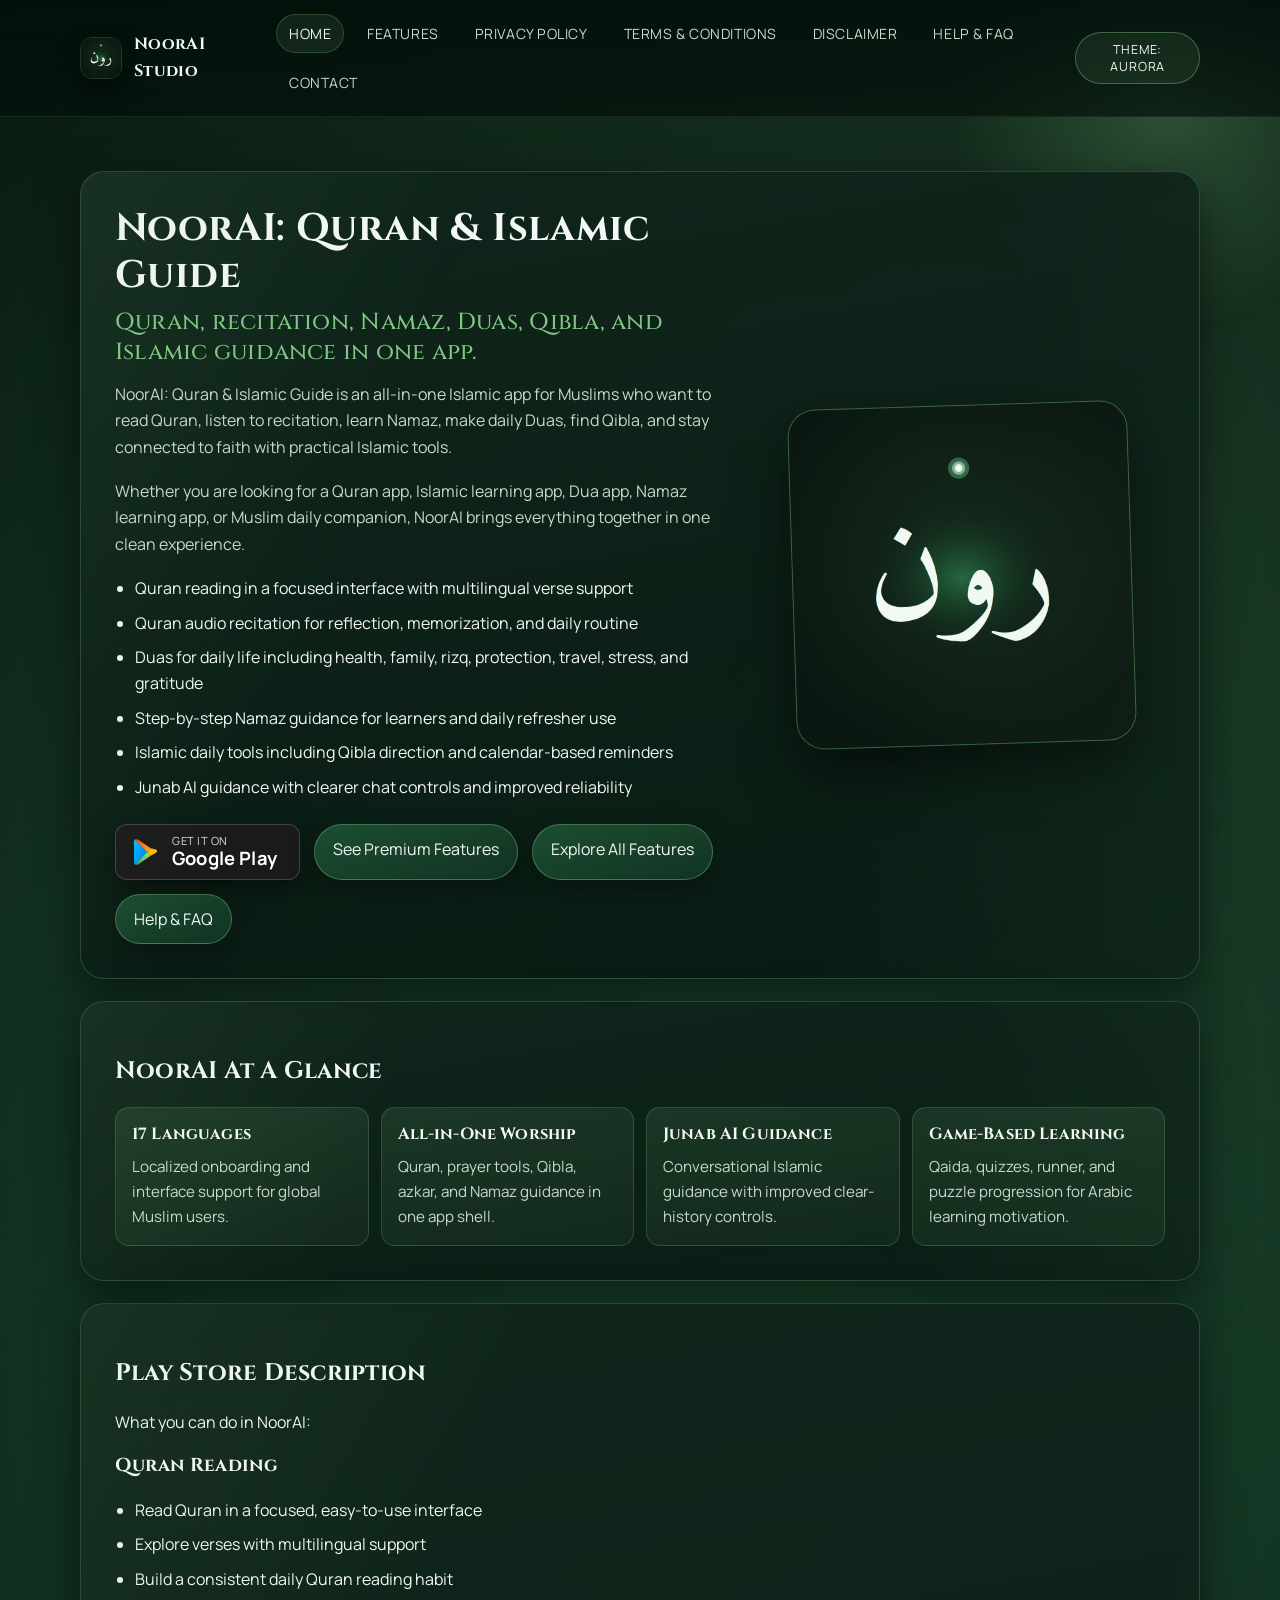
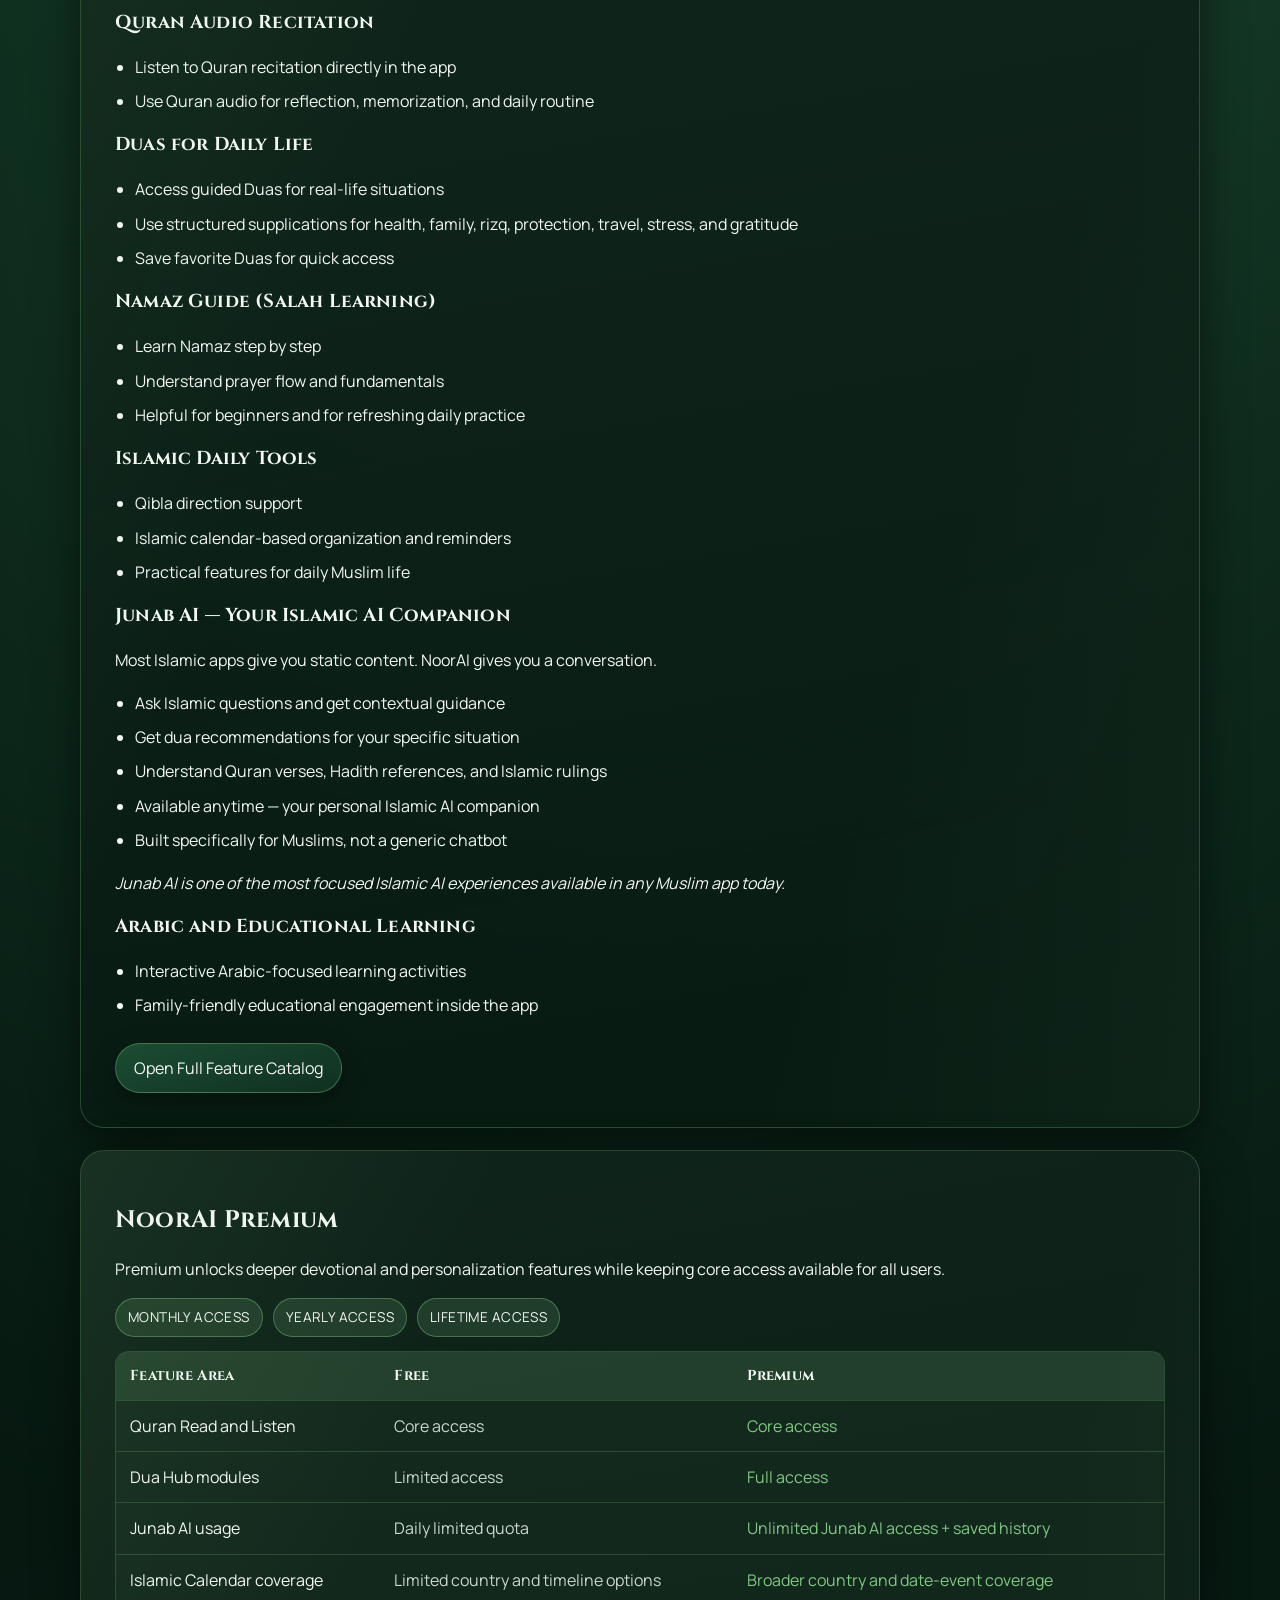
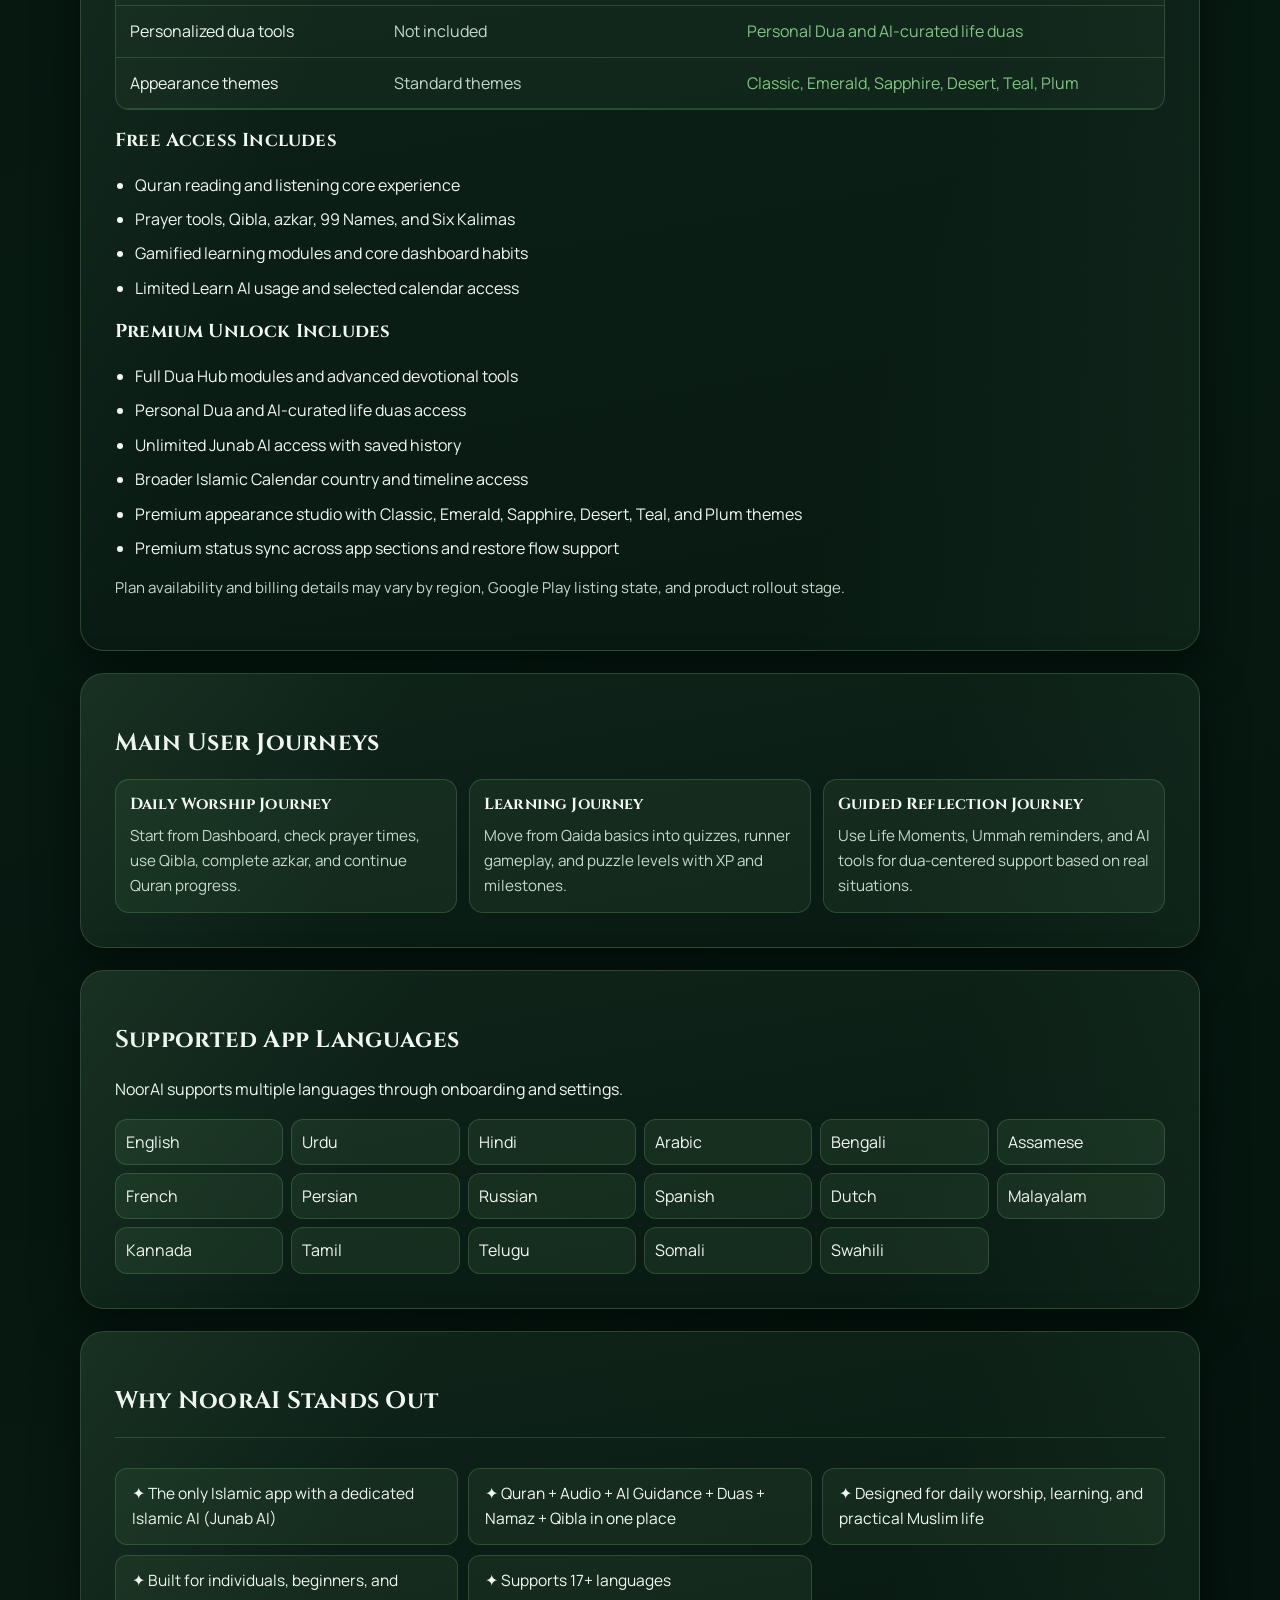
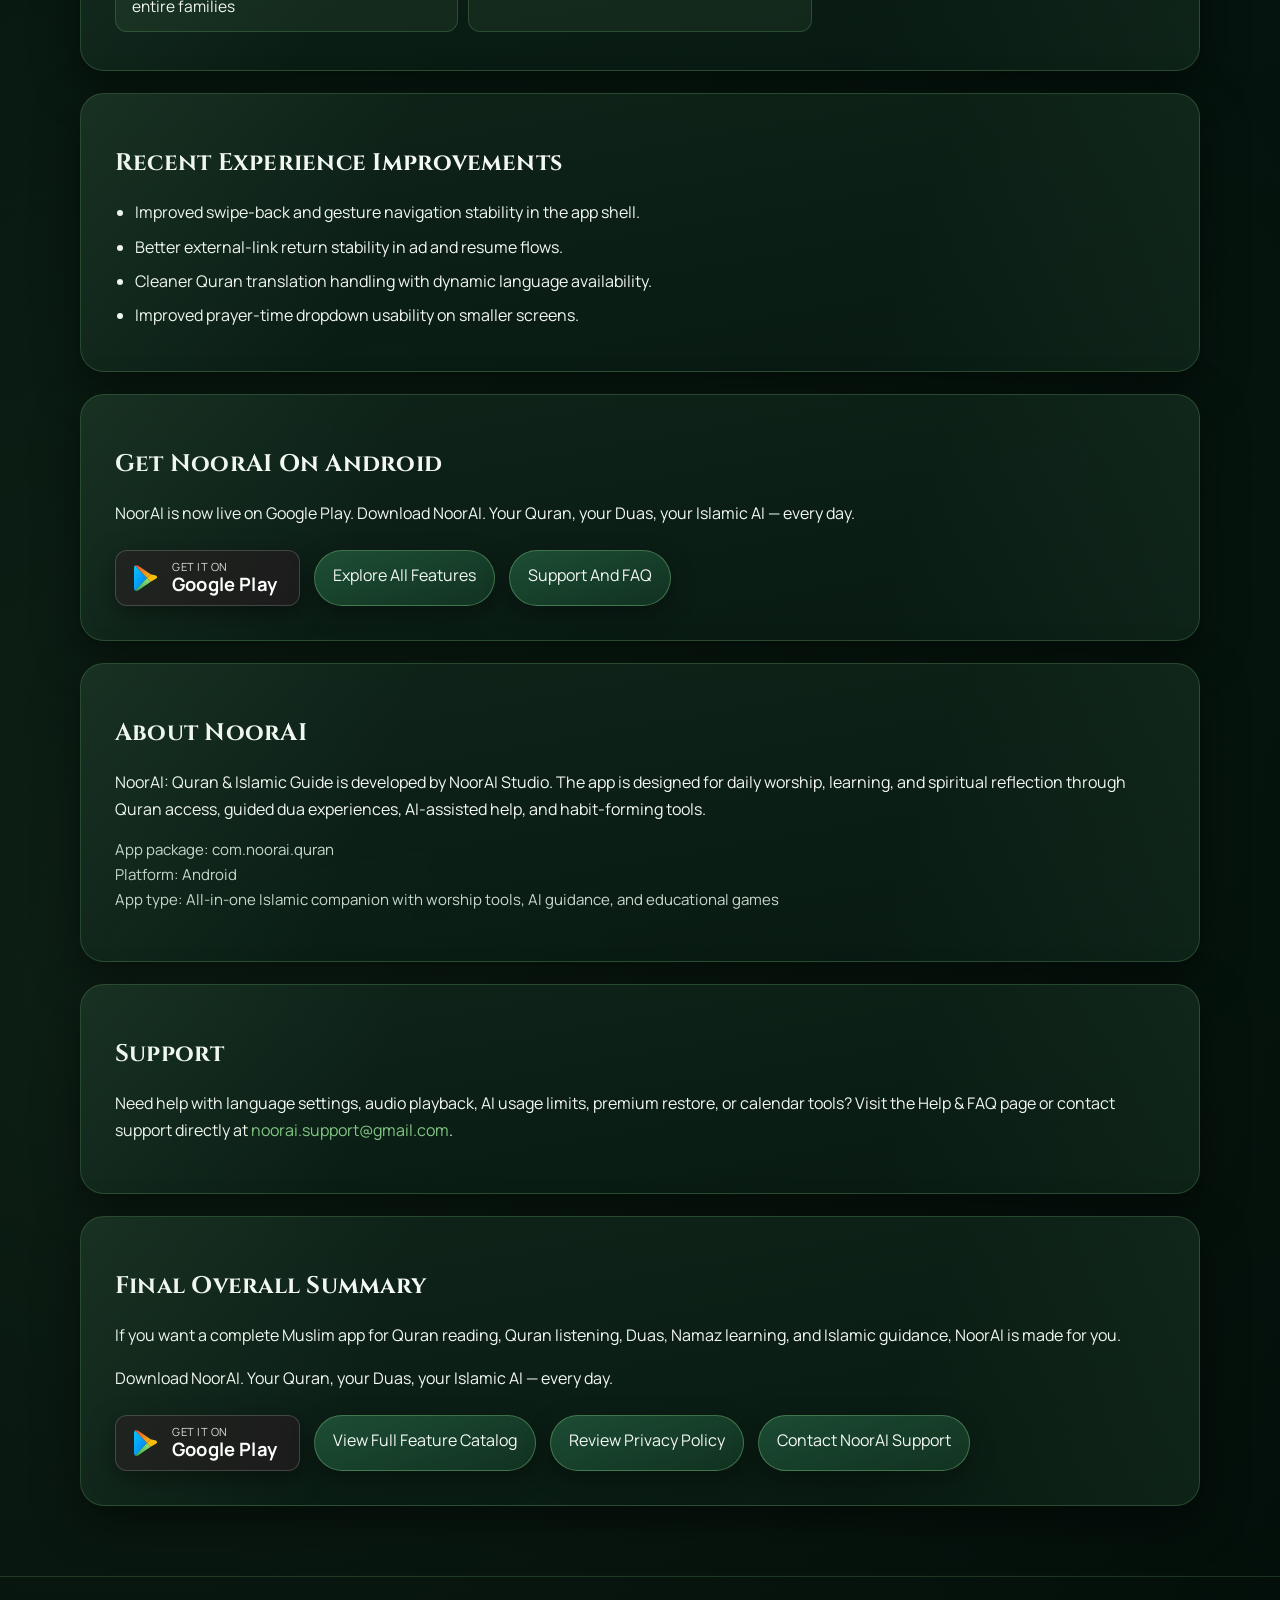
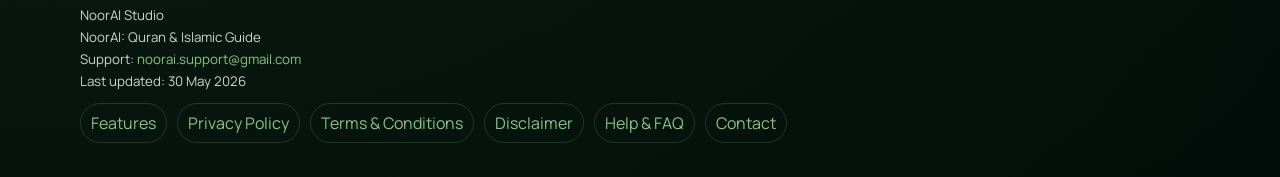
<file: index.html>
<!doctype html>
<html lang="en">
  <head>
    <meta charset="UTF-8" />
    <meta name="viewport" content="width=device-width, initial-scale=1.0" />
    <title>NoorAI | Quran, Islamic AI (Junab AI), Namaz, Dua, Qibla — All-in-One Muslim App</title>
    <meta
      name="description"
      content="NoorAI is the only Islamic app with a dedicated Islamic AI — Junab AI. Read Quran, listen to recitation, learn Namaz, access daily Duas, find Qibla, and get AI-powered Islamic guidance. Available on Android."
    />
    <link rel="canonical" href="https://shaanahmed.github.io/noorai-site/" />
    <meta property="og:title" content="NoorAI: Islamic AI (Junab AI) + Quran, Namaz, Dua, Qibla" />
    <meta
      property="og:description"
      content="Most Islamic apps give you static content. NoorAI gives you a conversation. Featuring Junab AI — your personal Islamic AI companion — plus Quran, Namaz, Duas, and Qibla tools."
    />
    <meta property="og:url" content="https://shaanahmed.github.io/noorai-site/" />
    <meta property="og:image" content="https://shaanahmed.github.io/noorai-site/assets/og-image.png" />
    <meta property="og:type" content="website" />
    <meta name="twitter:card" content="summary_large_image" />
    <meta name="twitter:title" content="NoorAI: Islamic AI (Junab AI) + Quran, Namaz, Dua, Qibla" />
    <meta
      name="twitter:description"
      content="The only Islamic app with a dedicated Islamic AI (Junab AI). Quran, Duas, Namaz, Qibla, and AI-powered Islamic guidance — all in one app."
    />
    <meta
      name="twitter:image"
      content="https://shaanahmed.github.io/noorai-site/assets/og-image.png"
    />
    <meta name="theme-color" content="#071A12" />
    <link rel="icon" type="image/png" href="assets/icon.png" />
    <link rel="apple-touch-icon" href="assets/icon.png" />
    <script type="application/ld+json">
      {
        "@context": "https://schema.org",
        "@type": "SoftwareApplication",
        "name": "NoorAI: Quran & Islamic Guide",
        "applicationCategory": "LifestyleApplication",
        "operatingSystem": "Android",
        "url": "https://shaanahmed.github.io/noorai-site/",
        "image": "https://shaanahmed.github.io/noorai-site/assets/og-image.png",
        "description": "Android app for Quran reading and recitation, Namaz learning, daily Duas, Qibla support, Islamic calendar tools, and Junab AI — a dedicated Islamic AI companion.",
        "downloadUrl": "https://play.google.com/store/apps/details?id=com.noorai.quran",
        "publisher": {
          "@type": "Organization",
          "name": "NoorAI Studio"
        },
        "offers": {
          "@type": "Offer",
          "price": "0",
          "priceCurrency": "USD",
          "description": "Free download with optional in-app premium plans via Google Play"
        }
      }
    </script>
    <script type="application/ld+json">
      {
        "@context": "https://schema.org",
        "@type": "WebSite",
        "name": "NoorAI Website",
        "url": "https://shaanahmed.github.io/noorai-site/",
        "publisher": {
          "@type": "Organization",
          "name": "NoorAI Studio"
        }
      }
    </script>
    <link rel="stylesheet" href="styles.css" />
  </head>
  <body data-page="home">
    <header>
      <div class="site-wrap topbar">
        <div class="brand">
          <img src="assets/icon.png" alt="NoorAI icon" />
          <span>NoorAI Studio</span>
        </div>
        <nav class="nav-links" aria-label="Primary navigation">
          <a data-nav="home" href="index.html">Home</a>
          <a data-nav="features" href="features.html">Features</a>
          <a data-nav="privacy" href="privacy-policy.html">Privacy Policy</a>
          <a data-nav="terms" href="terms-and-conditions.html">Terms &amp; Conditions</a>
          <a data-nav="disclaimer" href="disclaimer.html">Disclaimer</a>
          <a data-nav="faq" href="help-faq.html">Help &amp; FAQ</a>
          <a data-nav="contact" href="contact.html">Contact</a>
        </nav>
      </div>
    </header>

    <main class="site-wrap">
      <section class="card hero">
        <div>
          <h1>NoorAI: Quran &amp; Islamic Guide</h1>
          <h2>Quran, recitation, Namaz, Duas, Qibla, and Islamic guidance in one app.</h2>
          <p>
            NoorAI: Quran &amp; Islamic Guide is an all-in-one Islamic app for Muslims who want to
            read Quran, listen to recitation, learn Namaz, make daily Duas, find Qibla, and stay
            connected to faith with practical Islamic tools.
          </p>
          <p>
            Whether you are looking for a Quran app, Islamic learning app, Dua app, Namaz
            learning app, or Muslim daily companion, NoorAI brings everything together in one
            clean experience.
          </p>
          <ul class="feature-list">
            <li>Quran reading in a focused interface with multilingual verse support</li>
            <li>Quran audio recitation for reflection, memorization, and daily routine</li>
            <li>Duas for daily life including health, family, rizq, protection, travel, stress, and gratitude</li>
            <li>Step-by-step Namaz guidance for learners and daily refresher use</li>
            <li>Islamic daily tools including Qibla direction and calendar-based reminders</li>
            <li>Junab AI guidance with clearer chat controls and improved reliability</li>
          </ul>
          <div class="cta-row">
            <a
              class="playstore-badge"
              href="https://play.google.com/store/apps/details?id=com.noorai.quran"
              target="_blank"
              rel="noopener"
              aria-label="Get NoorAI on Google Play"
            >
              <svg width="28" height="28" viewBox="0 0 512 512" xmlns="http://www.w3.org/2000/svg" aria-hidden="true"><defs><linearGradient id="pg1" x1="0%" y1="0%" x2="100%" y2="100%"><stop offset="0%" stop-color="#00C6FF"/><stop offset="100%" stop-color="#0072FF"/></linearGradient><linearGradient id="pg2" x1="0%" y1="0%" x2="100%" y2="100%"><stop offset="0%" stop-color="#EA4335"/><stop offset="100%" stop-color="#FBBC05"/></linearGradient><linearGradient id="pg3" x1="0%" y1="100%" x2="100%" y2="0%"><stop offset="0%" stop-color="#34A853"/><stop offset="100%" stop-color="#94E874"/></linearGradient></defs><path d="M54 24L274 256 54 488c-12-16-18-34-18-54V78c0-20 6-38 18-54z" fill="url(#pg1)"/><path d="M54 24l220 232 68-68L116 32C100 22 76 20 54 24z" fill="url(#pg2)"/><path d="M54 488c22 4 46 2 62-8l226-156-68-68z" fill="url(#pg3)"/><path d="M342 188l-68 68 68 68 96-56c28-16 28-44 0-60z" fill="#FBBC05"/></svg>
              <span class="playstore-badge-text"><span>Get it on</span><span>Google Play</span></span>
            </a>
            <a class="btn" href="#premium">See Premium Features</a>
            <a class="btn" href="features.html">Explore All Features</a>
            <a class="btn" href="help-faq.html">Help &amp; FAQ</a>
          </div>
        </div>
        <div class="hero-media">
          <img src="assets/og-image.png" alt="NoorAI app artwork" />
        </div>
      </section>

      <section class="card section">
        <h2>NoorAI At A Glance</h2>
        <div class="stat-grid" aria-label="NoorAI key highlights">
          <article class="stat-card">
            <h3>17 Languages</h3>
            <p>Localized onboarding and interface support for global Muslim users.</p>
          </article>
          <article class="stat-card">
            <h3>All-in-One Worship</h3>
            <p>Quran, prayer tools, Qibla, azkar, and Namaz guidance in one app shell.</p>
          </article>
          <article class="stat-card">
            <h3>Junab AI Guidance</h3>
            <p>Conversational Islamic guidance with improved clear-history controls.</p>
          </article>
          <article class="stat-card">
            <h3>Game-Based Learning</h3>
            <p>Qaida, quizzes, runner, and puzzle progression for Arabic learning motivation.</p>
          </article>
        </div>
      </section>

      <section class="card section">
        <h2>Play Store Description</h2>
        <p>
          What you can do in NoorAI:
        </p>

        <h3>Quran Reading</h3>
        <ul class="feature-list">
          <li>Read Quran in a focused, easy-to-use interface</li>
          <li>Explore verses with multilingual support</li>
          <li>Build a consistent daily Quran reading habit</li>
        </ul>

        <h3>Quran Audio Recitation</h3>
        <ul class="feature-list">
          <li>Listen to Quran recitation directly in the app</li>
          <li>Use Quran audio for reflection, memorization, and daily routine</li>
        </ul>

        <h3>Duas for Daily Life</h3>
        <ul class="feature-list">
          <li>Access guided Duas for real-life situations</li>
          <li>Use structured supplications for health, family, rizq, protection, travel, stress, and gratitude</li>
          <li>Save favorite Duas for quick access</li>
        </ul>

        <h3>Namaz Guide (Salah Learning)</h3>
        <ul class="feature-list">
          <li>Learn Namaz step by step</li>
          <li>Understand prayer flow and fundamentals</li>
          <li>Helpful for beginners and for refreshing daily practice</li>
        </ul>

        <h3>Islamic Daily Tools</h3>
        <ul class="feature-list">
          <li>Qibla direction support</li>
          <li>Islamic calendar-based organization and reminders</li>
          <li>Practical features for daily Muslim life</li>
        </ul>

        <h3>Junab AI — Your Islamic AI Companion</h3>
        <p>Most Islamic apps give you static content. NoorAI gives you a conversation.</p>
        <ul class="feature-list">
          <li>Ask Islamic questions and get contextual guidance</li>
          <li>Get dua recommendations for your specific situation</li>
          <li>Understand Quran verses, Hadith references, and Islamic rulings</li>
          <li>Available anytime — your personal Islamic AI companion</li>
          <li>Built specifically for Muslims, not a generic chatbot</li>
        </ul>
        <p><em>Junab AI is one of the most focused Islamic AI experiences available in any Muslim app today.</em></p>

        <h3>Arabic and Educational Learning</h3>
        <ul class="feature-list">
          <li>Interactive Arabic-focused learning activities</li>
          <li>Family-friendly educational engagement inside the app</li>
        </ul>

        <div class="cta-row">
          <a class="btn" href="features.html">Open Full Feature Catalog</a>
        </div>
      </section>

      <section id="premium" class="card section">
        <h2>NoorAI Premium</h2>
        <p>
          Premium unlocks deeper devotional and personalization features while keeping core access
          available for all users.
        </p>
        <div class="plan-row" aria-label="Premium plan options">
          <span class="plan-pill">Monthly Access</span>
          <span class="plan-pill">Yearly Access</span>
          <span class="plan-pill">Lifetime Access</span>
        </div>
        <div class="table-wrap" aria-label="Free and premium comparison">
          <table class="compare-table">
            <thead>
              <tr>
                <th>Feature Area</th>
                <th>Free</th>
                <th>Premium</th>
              </tr>
            </thead>
            <tbody>
              <tr>
                <td>Quran Read and Listen</td>
                <td>Core access</td>
                <td>Core access</td>
              </tr>
              <tr>
                <td>Dua Hub modules</td>
                <td>Limited access</td>
                <td>Full access</td>
              </tr>
              <tr>
                <td>Junab AI usage</td>
                <td>Daily limited quota</td>
                <td>Unlimited Junab AI access + saved history</td>
              </tr>
              <tr>
                <td>Islamic Calendar coverage</td>
                <td>Limited country and timeline options</td>
                <td>Broader country and date-event coverage</td>
              </tr>
              <tr>
                <td>Personalized dua tools</td>
                <td>Not included</td>
                <td>Personal Dua and AI-curated life duas</td>
              </tr>
              <tr>
                <td>Appearance themes</td>
                <td>Standard themes</td>
                <td>Classic, Emerald, Sapphire, Desert, Teal, Plum</td>
              </tr>
            </tbody>
          </table>
        </div>
        <h3>Free Access Includes</h3>
        <ul class="feature-list">
          <li>Quran reading and listening core experience</li>
          <li>Prayer tools, Qibla, azkar, 99 Names, and Six Kalimas</li>
          <li>Gamified learning modules and core dashboard habits</li>
          <li>Limited Learn AI usage and selected calendar access</li>
        </ul>
        <h3>Premium Unlock Includes</h3>
        <ul class="feature-list">
          <li>Full Dua Hub modules and advanced devotional tools</li>
          <li>Personal Dua and AI-curated life duas access</li>
          <li>Unlimited Junab AI access with saved history</li>
          <li>Broader Islamic Calendar country and timeline access</li>
          <li>Premium appearance studio with Classic, Emerald, Sapphire, Desert, Teal, and Plum themes</li>
          <li>Premium status sync across app sections and restore flow support</li>
        </ul>
        <p class="meta">
          Plan availability and billing details may vary by region, Google Play listing state, and
          product rollout stage.
        </p>
      </section>

      <section class="card section">
        <h2>Main User Journeys</h2>
        <div class="feature-grid" aria-label="Main user journeys">
          <article class="feature-card">
            <h3>Daily Worship Journey</h3>
            <p>Start from Dashboard, check prayer times, use Qibla, complete azkar, and continue Quran progress.</p>
          </article>
          <article class="feature-card">
            <h3>Learning Journey</h3>
            <p>Move from Qaida basics into quizzes, runner gameplay, and puzzle levels with XP and milestones.</p>
          </article>
          <article class="feature-card">
            <h3>Guided Reflection Journey</h3>
            <p>Use Life Moments, Ummah reminders, and AI tools for dua-centered support based on real situations.</p>
          </article>
        </div>
      </section>

      <section class="card section">
        <h2>Supported App Languages</h2>
        <p>NoorAI supports multiple languages through onboarding and settings.</p>
        <div class="lang-grid" aria-label="Supported languages">
          <span>English</span>
          <span>Urdu</span>
          <span>Hindi</span>
          <span>Arabic</span>
          <span>Bengali</span>
          <span>Assamese</span>
          <span>French</span>
          <span>Persian</span>
          <span>Russian</span>
          <span>Spanish</span>
          <span>Dutch</span>
          <span>Malayalam</span>
          <span>Kannada</span>
          <span>Tamil</span>
          <span>Telugu</span>
          <span>Somali</span>
          <span>Swahili</span>
        </div>
      </section>

      <section class="card section">
        <h2>Why NoorAI Stands Out</h2>
        <div class="standout-section">
          <ul class="standout-list">
            <li>✦ The only Islamic app with a dedicated Islamic AI (Junab AI)</li>
            <li>✦ Quran + Audio + AI Guidance + Duas + Namaz + Qibla in one place</li>
            <li>✦ Designed for daily worship, learning, and practical Muslim life</li>
            <li>✦ Built for individuals, beginners, and entire families</li>
            <li>✦ Supports 17+ languages</li>
          </ul>
        </div>
      </section>

      <section class="card section">
        <h2>Recent Experience Improvements</h2>
        <ul class="feature-list">
          <li>Improved swipe-back and gesture navigation stability in the app shell.</li>
          <li>Better external-link return stability in ad and resume flows.</li>
          <li>Cleaner Quran translation handling with dynamic language availability.</li>
          <li>Improved prayer-time dropdown usability on smaller screens.</li>
        </ul>
      </section>

      <section id="android-launch" class="card section">
        <h2>Get NoorAI On Android</h2>
        <p>
          NoorAI is now live on Google Play. Download NoorAI. Your Quran, your Duas, your Islamic AI — every day.
        </p>
        <div class="cta-row">
          <a
            class="playstore-badge"
            href="https://play.google.com/store/apps/details?id=com.noorai.quran"
            target="_blank"
            rel="noopener"
            aria-label="Get NoorAI on Google Play"
          >
            <svg width="28" height="28" viewBox="0 0 512 512" xmlns="http://www.w3.org/2000/svg" aria-hidden="true"><defs><linearGradient id="pg1b" x1="0%" y1="0%" x2="100%" y2="100%"><stop offset="0%" stop-color="#00C6FF"/><stop offset="100%" stop-color="#0072FF"/></linearGradient><linearGradient id="pg2b" x1="0%" y1="0%" x2="100%" y2="100%"><stop offset="0%" stop-color="#EA4335"/><stop offset="100%" stop-color="#FBBC05"/></linearGradient><linearGradient id="pg3b" x1="0%" y1="100%" x2="100%" y2="0%"><stop offset="0%" stop-color="#34A853"/><stop offset="100%" stop-color="#94E874"/></linearGradient></defs><path d="M54 24L274 256 54 488c-12-16-18-34-18-54V78c0-20 6-38 18-54z" fill="url(#pg1b)"/><path d="M54 24l220 232 68-68L116 32C100 22 76 20 54 24z" fill="url(#pg2b)"/><path d="M54 488c22 4 46 2 62-8l226-156-68-68z" fill="url(#pg3b)"/><path d="M342 188l-68 68 68 68 96-56c28-16 28-44 0-60z" fill="#FBBC05"/></svg>
            <span class="playstore-badge-text"><span>Get it on</span><span>Google Play</span></span>
          </a>
          <a class="btn" href="features.html">Explore All Features</a>
          <a class="btn" href="help-faq.html">Support And FAQ</a>
        </div>
      </section>

      <section class="card section">
        <h2>About NoorAI</h2>
        <p>
          NoorAI: Quran &amp; Islamic Guide is developed by NoorAI Studio. The app is designed for
          daily worship, learning, and spiritual reflection through Quran access, guided dua
          experiences, AI-assisted help, and habit-forming tools.
        </p>
        <p class="meta">
          App package: com.noorai.quran<br />
          Platform: Android<br />
          App type: All-in-one Islamic companion with worship tools, AI guidance, and educational games
        </p>
      </section>

      <section class="card section">
        <h2>Support</h2>
        <p>
          Need help with language settings, audio playback, AI usage limits, premium restore, or
          calendar tools? Visit the Help &amp; FAQ page or contact support directly at
          <a href="mailto:noorai.support@gmail.com">noorai.support@gmail.com</a>.
        </p>
      </section>

      <section class="card section">
        <h2>Final Overall Summary</h2>
        <p>
          If you want a complete Muslim app for Quran reading, Quran listening, Duas, Namaz
          learning, and Islamic guidance, NoorAI is made for you.
        </p>
        <p>
          Download NoorAI. Your Quran, your Duas, your Islamic AI — every day.
        </p>
        <div class="cta-row">
          <a
            class="playstore-badge"
            href="https://play.google.com/store/apps/details?id=com.noorai.quran"
            target="_blank"
            rel="noopener"
            aria-label="Get NoorAI on Google Play"
          >
            <svg width="28" height="28" viewBox="0 0 512 512" xmlns="http://www.w3.org/2000/svg" aria-hidden="true"><defs><linearGradient id="pg1c" x1="0%" y1="0%" x2="100%" y2="100%"><stop offset="0%" stop-color="#00C6FF"/><stop offset="100%" stop-color="#0072FF"/></linearGradient><linearGradient id="pg2c" x1="0%" y1="0%" x2="100%" y2="100%"><stop offset="0%" stop-color="#EA4335"/><stop offset="100%" stop-color="#FBBC05"/></linearGradient><linearGradient id="pg3c" x1="0%" y1="100%" x2="100%" y2="0%"><stop offset="0%" stop-color="#34A853"/><stop offset="100%" stop-color="#94E874"/></linearGradient></defs><path d="M54 24L274 256 54 488c-12-16-18-34-18-54V78c0-20 6-38 18-54z" fill="url(#pg1c)"/><path d="M54 24l220 232 68-68L116 32C100 22 76 20 54 24z" fill="url(#pg2c)"/><path d="M54 488c22 4 46 2 62-8l226-156-68-68z" fill="url(#pg3c)"/><path d="M342 188l-68 68 68 68 96-56c28-16 28-44 0-60z" fill="#FBBC05"/></svg>
            <span class="playstore-badge-text"><span>Get it on</span><span>Google Play</span></span>
          </a>
          <a class="btn" href="features.html">View Full Feature Catalog</a>
          <a class="btn" href="privacy-policy.html">Review Privacy Policy</a>
          <a class="btn" href="contact.html">Contact NoorAI Support</a>
        </div>
      </section>
    </main>

    <footer class="footer">
      <div class="site-wrap">
        <small>NoorAI Studio</small>
        <small>NoorAI: Quran &amp; Islamic Guide</small>
        <small>
          Support: <a href="mailto:noorai.support@gmail.com">noorai.support@gmail.com</a>
        </small>
        <small>Last updated: 30 May 2026</small>
        <div class="foot-links">
          <a href="features.html">Features</a>
          <a href="privacy-policy.html">Privacy Policy</a>
          <a href="terms-and-conditions.html">Terms &amp; Conditions</a>
          <a href="disclaimer.html">Disclaimer</a>
          <a href="help-faq.html">Help &amp; FAQ</a>
          <a href="contact.html">Contact</a>
        </div>
      </div>
    </footer>

    <script src="script.js"></script>
  </body>
</html>
</file>
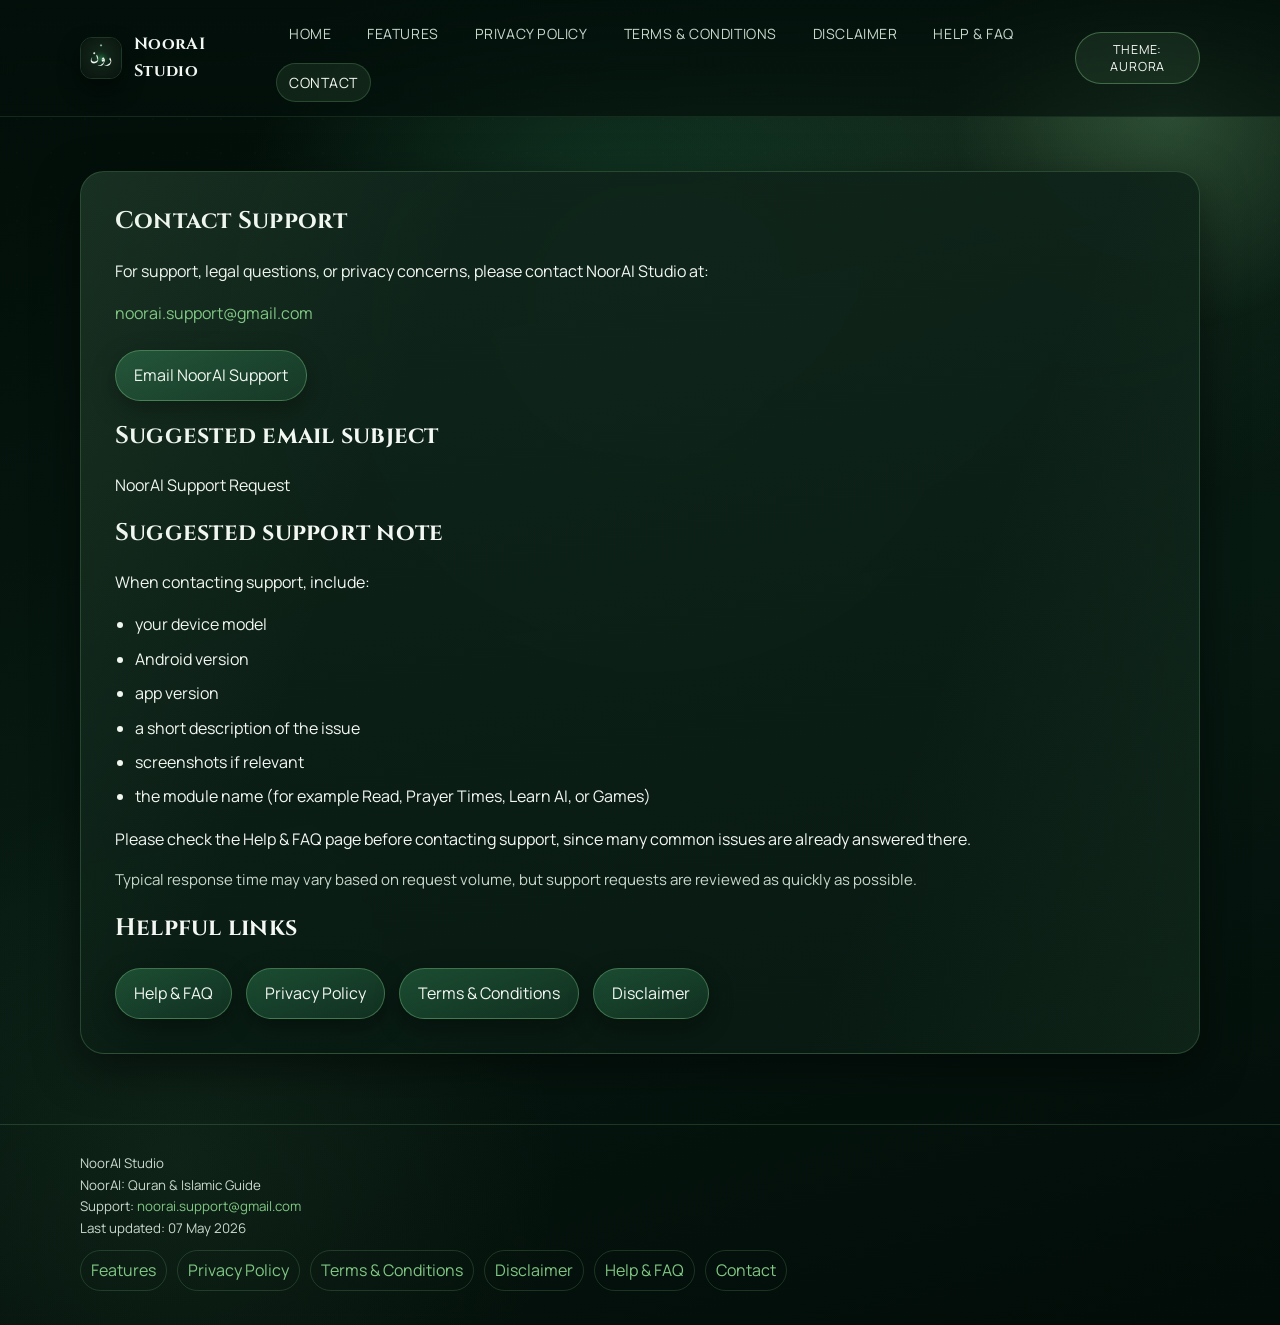
<file: contact.html>
<!doctype html>
<html lang="en">
  <head>
    <meta charset="UTF-8" />
    <meta name="viewport" content="width=device-width, initial-scale=1.0" />
    <title>Contact Support | NoorAI: Quran, Prayer, AI, and Games</title>
    <meta
      name="description"
      content="Contact NoorAI support for feature questions, app issues, premium restore, privacy, and legal inquiries."
    />
    <link rel="canonical" href="https://shaanahmed.github.io/noorai-site/contact.html" />
    <meta property="og:title" content="Contact Support | NoorAI" />
    <meta
      property="og:description"
      content="Reach NoorAI support and share device details to speed up troubleshooting."
    />
    <meta property="og:url" content="https://shaanahmed.github.io/noorai-site/contact.html" />
    <meta property="og:image" content="https://shaanahmed.github.io/noorai-site/assets/og-image.png" />
    <meta property="og:type" content="website" />
    <meta name="twitter:card" content="summary_large_image" />
    <meta name="twitter:title" content="Contact Support | NoorAI" />
    <meta
      name="twitter:description"
      content="Email NoorAI support with your device and app details for faster help."
    />
    <meta
      name="twitter:image"
      content="https://shaanahmed.github.io/noorai-site/assets/og-image.png"
    />
    <meta name="theme-color" content="#071A12" />
    <link rel="icon" type="image/png" href="assets/icon.png" />
    <link rel="apple-touch-icon" href="assets/icon.png" />
    <link rel="stylesheet" href="styles.css" />
  </head>
  <body data-page="contact">
    <header>
      <div class="site-wrap topbar">
        <div class="brand">
          <img src="assets/icon.png" alt="NoorAI icon" />
          <span>NoorAI Studio</span>
        </div>
        <nav class="nav-links" aria-label="Primary navigation">
          <a data-nav="home" href="index.html">Home</a>
          <a data-nav="features" href="features.html">Features</a>
          <a data-nav="privacy" href="privacy-policy.html">Privacy Policy</a>
          <a data-nav="terms" href="terms-and-conditions.html">Terms &amp; Conditions</a>
          <a data-nav="disclaimer" href="disclaimer.html">Disclaimer</a>
          <a data-nav="faq" href="help-faq.html">Help &amp; FAQ</a>
          <a data-nav="contact" href="contact.html">Contact</a>
        </nav>
      </div>
    </header>

    <main class="site-wrap">
      <article class="card">
        <h1>Contact Support</h1>
        <p>
          For support, legal questions, or privacy concerns, please contact NoorAI Studio at:
        </p>
        <p>
          <a href="mailto:noorai.support@gmail.com">noorai.support@gmail.com</a>
        </p>
        <div class="cta-row">
          <a
            class="btn"
            href="mailto:noorai.support@gmail.com?subject=NoorAI%20Support%20Request"
            >Email NoorAI Support</a
          >
        </div>

        <h2>Suggested email subject</h2>
        <p>NoorAI Support Request</p>

        <h2>Suggested support note</h2>
        <p>When contacting support, include:</p>
        <ul class="feature-list">
          <li>your device model</li>
          <li>Android version</li>
          <li>app version</li>
          <li>a short description of the issue</li>
          <li>screenshots if relevant</li>
          <li>the module name (for example Read, Prayer Times, Learn AI, or Games)</li>
        </ul>

        <p>
          Please check the Help &amp; FAQ page before contacting support, since many common issues are
          already answered there.
        </p>
        <p class="meta">
          Typical response time may vary based on request volume, but support requests are reviewed
          as quickly as possible.
        </p>

        <h2>Helpful links</h2>
        <div class="cta-row">
          <a class="btn" href="help-faq.html">Help &amp; FAQ</a>
          <a class="btn" href="privacy-policy.html">Privacy Policy</a>
          <a class="btn" href="terms-and-conditions.html">Terms &amp; Conditions</a>
          <a class="btn" href="disclaimer.html">Disclaimer</a>
        </div>
      </article>
    </main>

    <footer class="footer">
      <div class="site-wrap">
        <small>NoorAI Studio</small>
        <small>NoorAI: Quran &amp; Islamic Guide</small>
        <small>
          Support: <a href="mailto:noorai.support@gmail.com">noorai.support@gmail.com</a>
        </small>
        <small>Last updated: 07 May 2026</small>
        <div class="foot-links">
          <a href="features.html">Features</a>
          <a href="privacy-policy.html">Privacy Policy</a>
          <a href="terms-and-conditions.html">Terms &amp; Conditions</a>
          <a href="disclaimer.html">Disclaimer</a>
          <a href="help-faq.html">Help &amp; FAQ</a>
          <a href="contact.html">Contact</a>
        </div>
      </div>
    </footer>

    <script src="script.js"></script>
  </body>
</html>
</file>
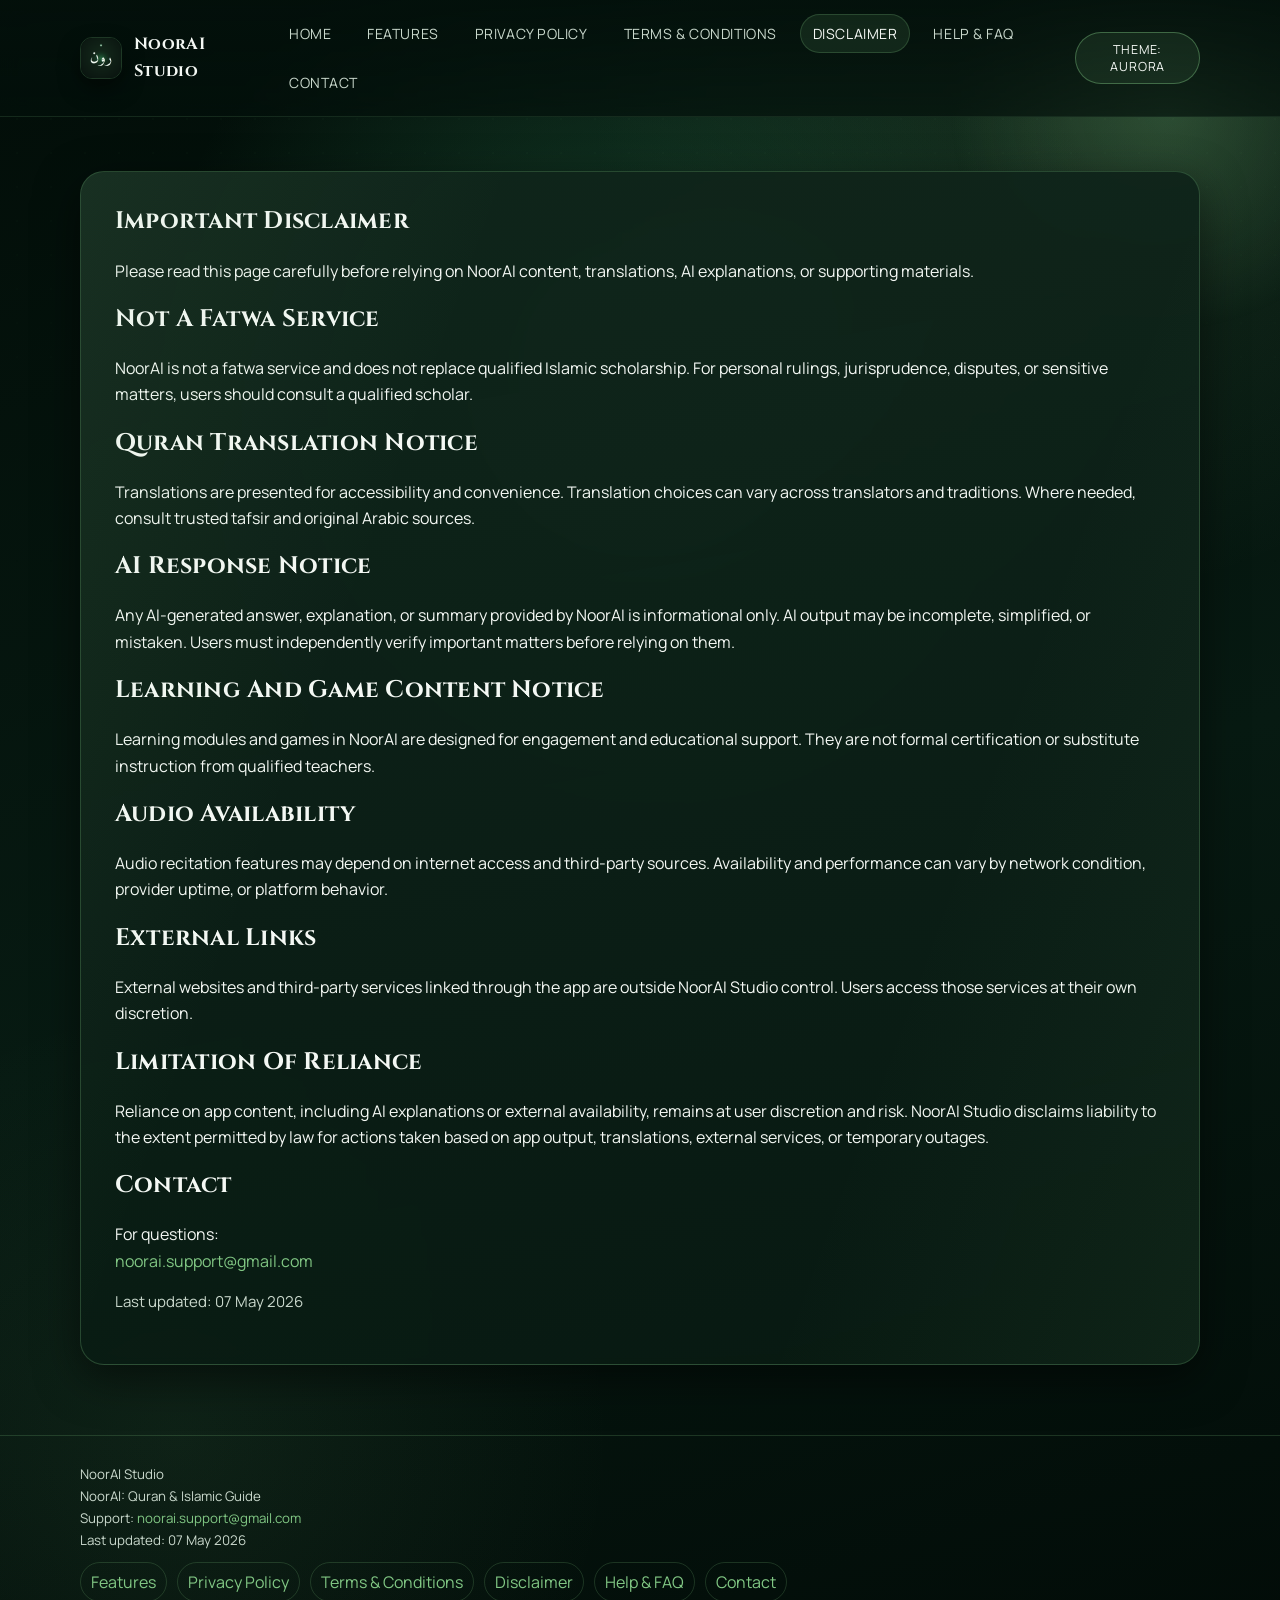
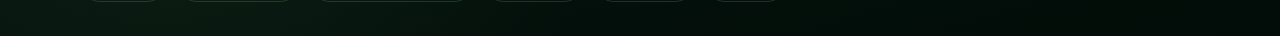
<file: disclaimer.html>
<!doctype html>
<html lang="en">
  <head>
    <meta charset="UTF-8" />
    <meta name="viewport" content="width=device-width, initial-scale=1.0" />
    <title>Disclaimer | NoorAI: Quran &amp; Islamic Guide</title>
    <meta
      name="description"
      content="Important disclaimer for NoorAI: Quran & Islamic Guide, including AI limitations, translation variation, and user discretion guidance."
    />
    <link rel="canonical" href="https://shaanahmed.github.io/noorai-site/disclaimer.html" />
    <meta property="og:title" content="Disclaimer | NoorAI" />
    <meta
      property="og:description"
      content="Understand limitations for NoorAI translations, AI output, and external service availability."
    />
    <meta property="og:url" content="https://shaanahmed.github.io/noorai-site/disclaimer.html" />
    <meta property="og:image" content="https://shaanahmed.github.io/noorai-site/assets/og-image.png" />
    <meta property="og:type" content="website" />
    <meta name="twitter:card" content="summary_large_image" />
    <meta name="twitter:title" content="Disclaimer | NoorAI" />
    <meta
      name="twitter:description"
      content="NoorAI informational disclaimer covering AI responses, translations, and third-party availability."
    />
    <meta
      name="twitter:image"
      content="https://shaanahmed.github.io/noorai-site/assets/og-image.png"
    />
    <meta name="theme-color" content="#071A12" />
    <link rel="icon" type="image/png" href="assets/icon.png" />
    <link rel="apple-touch-icon" href="assets/icon.png" />
    <link rel="stylesheet" href="styles.css" />
  </head>
  <body data-page="disclaimer">
    <header>
      <div class="site-wrap topbar">
        <div class="brand">
          <img src="assets/icon.png" alt="NoorAI icon" />
          <span>NoorAI Studio</span>
        </div>
        <nav class="nav-links" aria-label="Primary navigation">
          <a data-nav="home" href="index.html">Home</a>
          <a data-nav="features" href="features.html">Features</a>
          <a data-nav="privacy" href="privacy-policy.html">Privacy Policy</a>
          <a data-nav="terms" href="terms-and-conditions.html">Terms &amp; Conditions</a>
          <a data-nav="disclaimer" href="disclaimer.html">Disclaimer</a>
          <a data-nav="faq" href="help-faq.html">Help &amp; FAQ</a>
          <a data-nav="contact" href="contact.html">Contact</a>
        </nav>
      </div>
    </header>

    <main class="site-wrap">
      <article class="card">
        <h1>Important Disclaimer</h1>
        <p>
          Please read this page carefully before relying on NoorAI content, translations, AI
          explanations, or supporting materials.
        </p>

        <h2>Not A Fatwa Service</h2>
        <p>
          NoorAI is not a fatwa service and does not replace qualified Islamic scholarship. For
          personal rulings, jurisprudence, disputes, or sensitive matters, users should consult a
          qualified scholar.
        </p>

        <h2>Quran Translation Notice</h2>
        <p>
          Translations are presented for accessibility and convenience. Translation choices can vary
          across translators and traditions. Where needed, consult trusted tafsir and original
          Arabic sources.
        </p>

        <h2>AI Response Notice</h2>
        <p>
          Any AI-generated answer, explanation, or summary provided by NoorAI is informational only.
          AI output may be incomplete, simplified, or mistaken. Users must independently verify
          important matters before relying on them.
        </p>

        <h2>Learning And Game Content Notice</h2>
        <p>
          Learning modules and games in NoorAI are designed for engagement and educational support.
          They are not formal certification or substitute instruction from qualified teachers.
        </p>

        <h2>Audio Availability</h2>
        <p>
          Audio recitation features may depend on internet access and third-party sources.
          Availability and performance can vary by network condition, provider uptime, or platform
          behavior.
        </p>

        <h2>External Links</h2>
        <p>
          External websites and third-party services linked through the app are outside NoorAI
          Studio control. Users access those services at their own discretion.
        </p>

        <h2>Limitation Of Reliance</h2>
        <p>
          Reliance on app content, including AI explanations or external availability, remains at
          user discretion and risk. NoorAI Studio disclaims liability to the extent permitted by
          law for actions taken based on app output, translations, external services, or temporary
          outages.
        </p>

        <h2>Contact</h2>
        <p>
          For questions:<br />
          <a href="mailto:noorai.support@gmail.com">noorai.support@gmail.com</a>
        </p>

        <p class="meta">Last updated: 07 May 2026</p>
      </article>
    </main>

    <footer class="footer">
      <div class="site-wrap">
        <small>NoorAI Studio</small>
        <small>NoorAI: Quran &amp; Islamic Guide</small>
        <small>
          Support: <a href="mailto:noorai.support@gmail.com">noorai.support@gmail.com</a>
        </small>
        <small>Last updated: 07 May 2026</small>
        <div class="foot-links">
          <a href="features.html">Features</a>
          <a href="privacy-policy.html">Privacy Policy</a>
          <a href="terms-and-conditions.html">Terms &amp; Conditions</a>
          <a href="disclaimer.html">Disclaimer</a>
          <a href="help-faq.html">Help &amp; FAQ</a>
          <a href="contact.html">Contact</a>
        </div>
      </div>
    </footer>

    <script src="script.js"></script>
  </body>
</html>
</file>
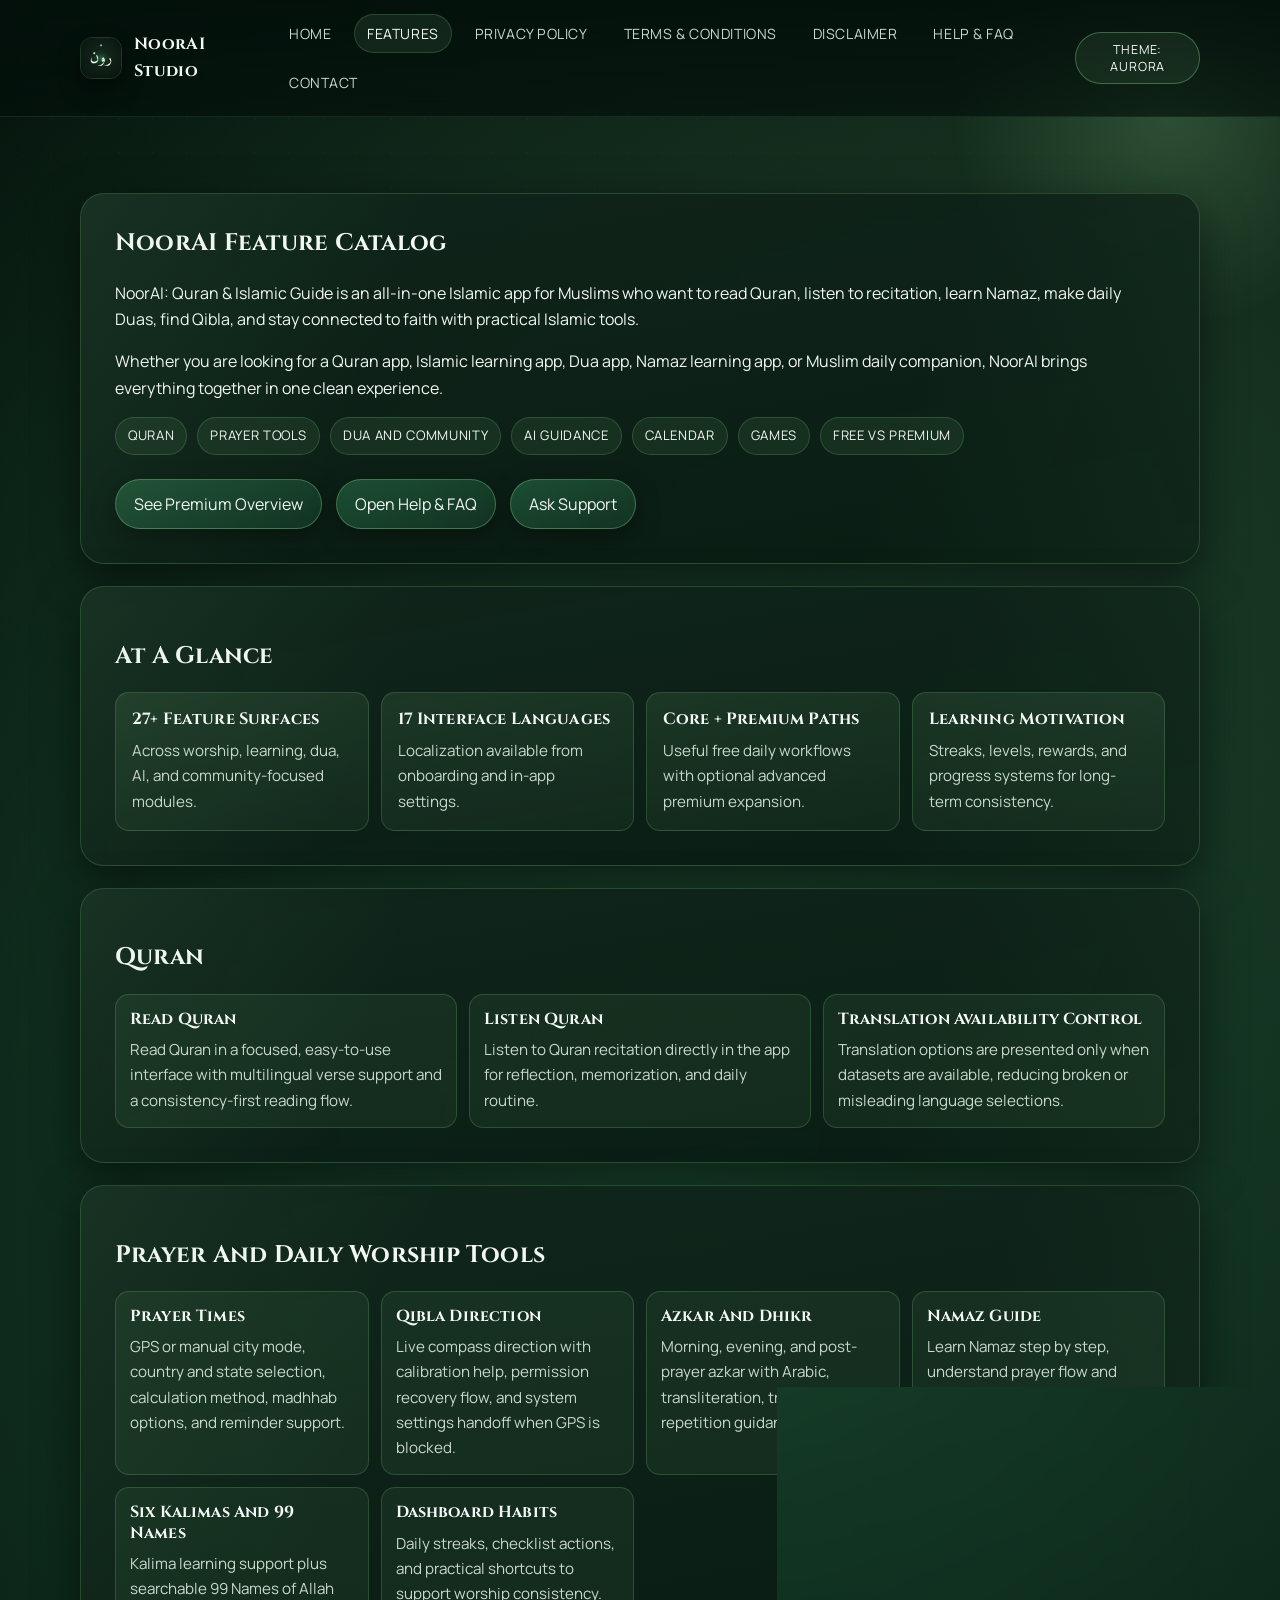
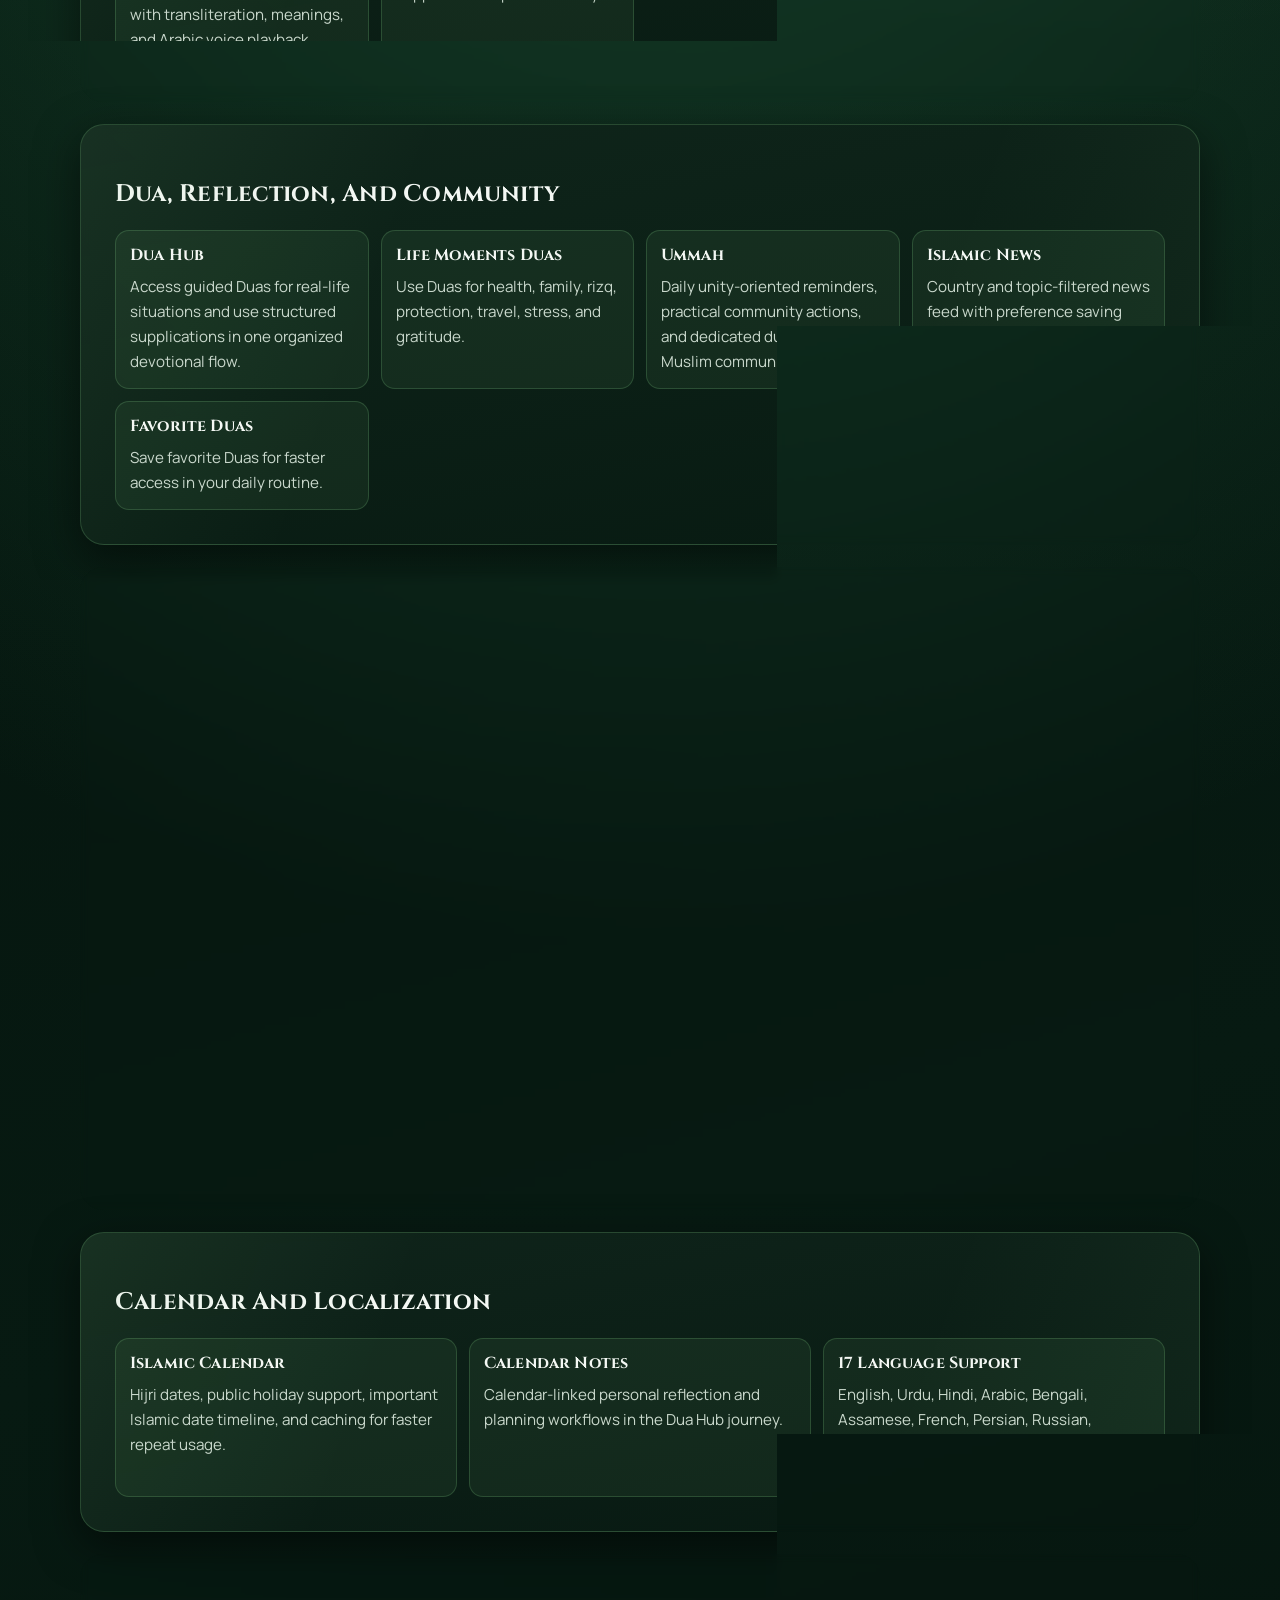
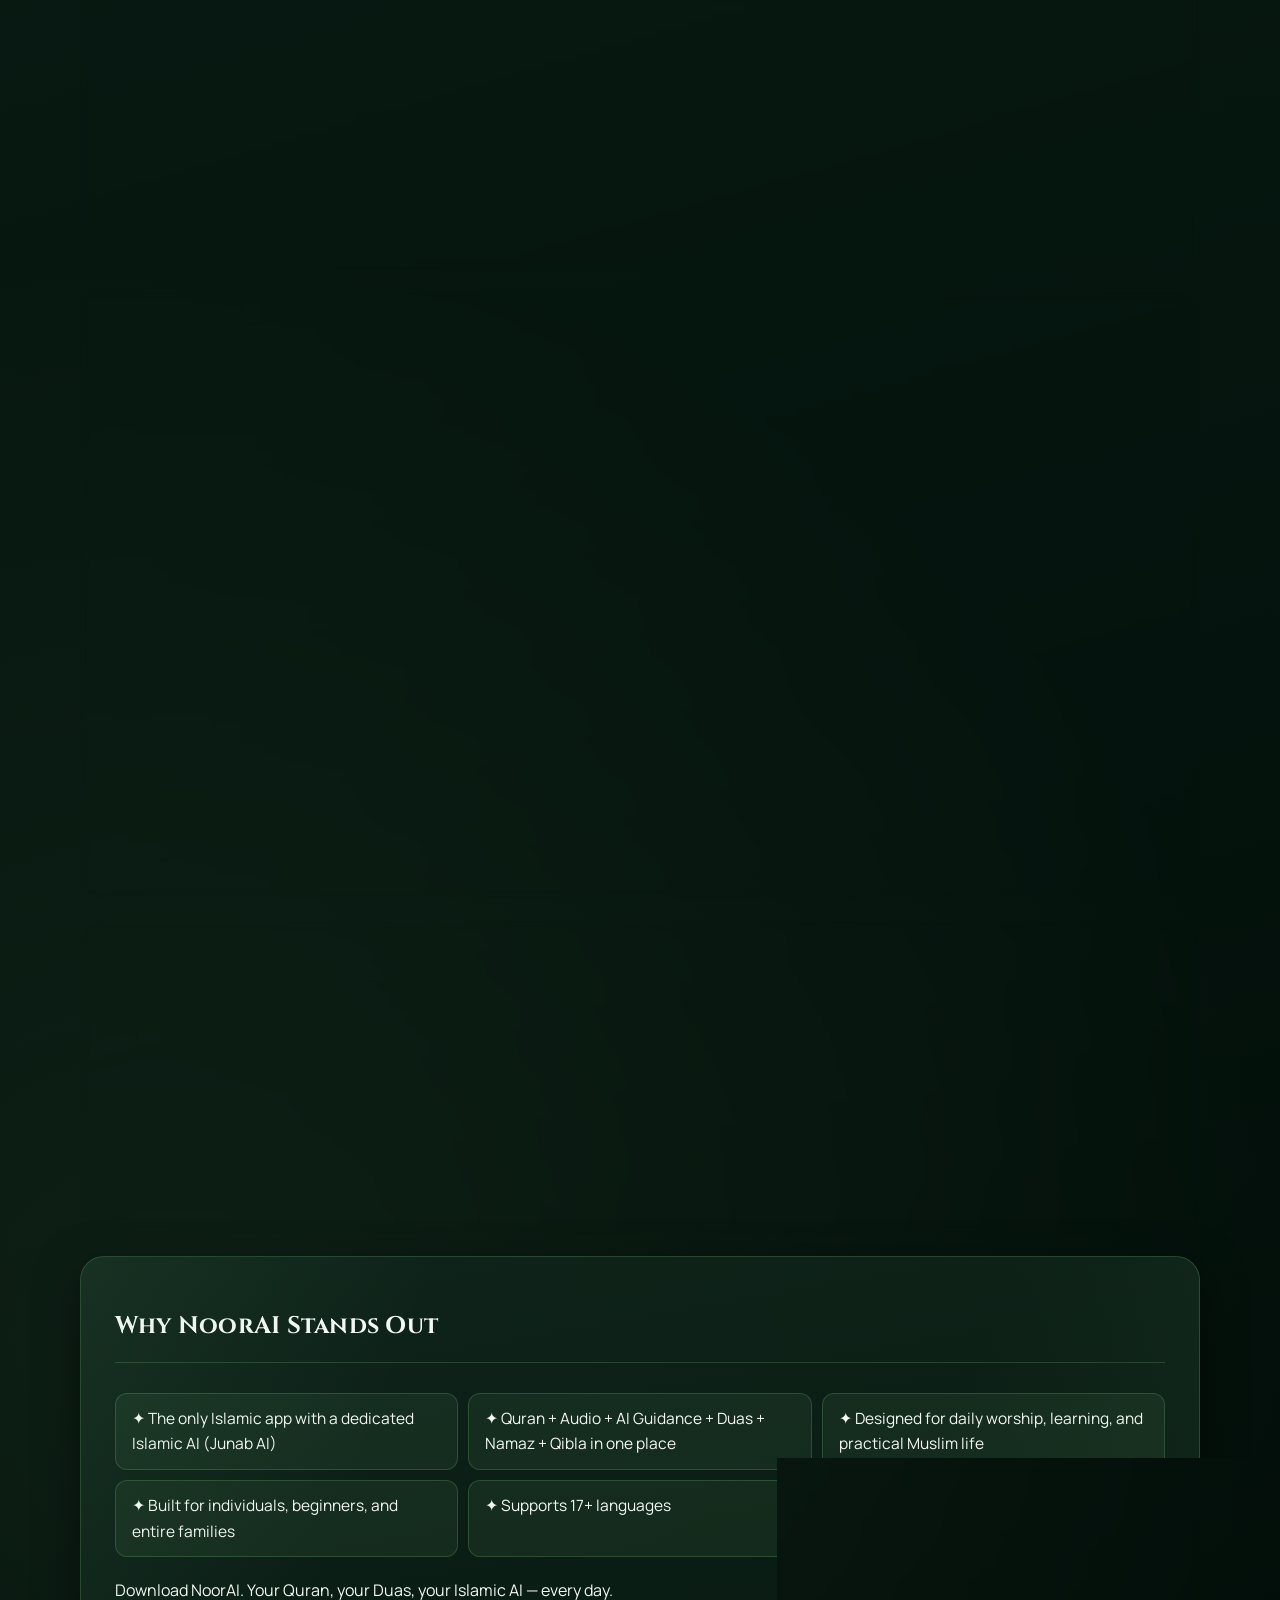
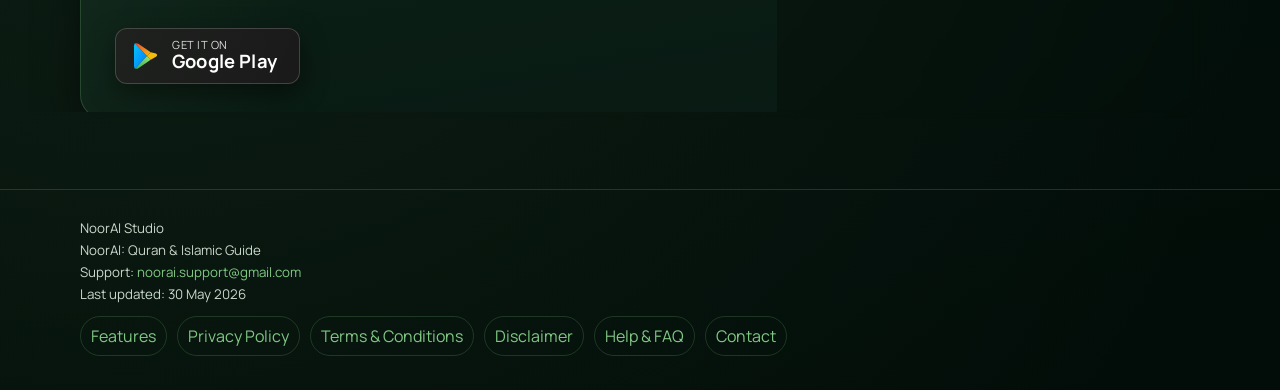
<file: features.html>
<!doctype html>
<html lang="en">
  <head>
    <meta charset="UTF-8" />
    <meta name="viewport" content="width=device-width, initial-scale=1.0" />
    <title>Features | NoorAI: Junab AI (Islamic AI) + Quran, Namaz, Duas, Qibla</title>
    <meta
      name="description"
      content="Explore NoorAI features: dedicated Islamic AI (Junab AI), Quran reading, recitation, Namaz guide, daily Duas, Qibla support, and Arabic learning. The only Muslim app with a built-in Islamic AI companion."
    />
    <link rel="canonical" href="https://shaanahmed.github.io/noorai-site/features.html" />
    <meta property="og:title" content="NoorAI Features: Islamic AI (Junab AI) + Quran, Namaz, Duas, Qibla" />
    <meta
      property="og:description"
      content="Most Islamic apps give you static content. NoorAI gives you a conversation. Complete feature catalog including Junab AI, Quran tools, Namaz learning, Duas, and more."
    />
    <meta property="og:url" content="https://shaanahmed.github.io/noorai-site/features.html" />
    <meta property="og:image" content="https://shaanahmed.github.io/noorai-site/assets/og-image.png" />
    <meta property="og:type" content="website" />
    <meta name="twitter:card" content="summary_large_image" />
    <meta name="twitter:title" content="NoorAI Features: Quran, Namaz, Duas, Qibla, and Junab AI" />
    <meta
      name="twitter:description"
      content="Discover NoorAI features for Quran reading and recitation, Namaz learning, daily Duas, Qibla tools, and conversational Islamic guidance."
    />
    <meta name="twitter:image" content="https://shaanahmed.github.io/noorai-site/assets/og-image.png" />
    <meta name="theme-color" content="#071A12" />
    <link rel="icon" type="image/png" href="assets/icon.png" />
    <link rel="apple-touch-icon" href="assets/icon.png" />
    <script type="application/ld+json">
      {
        "@context": "https://schema.org",
        "@type": "CollectionPage",
        "name": "NoorAI Feature Catalog",
        "url": "https://shaanahmed.github.io/noorai-site/features.html",
        "description": "Complete feature catalog for NoorAI including Quran tools, Namaz learning, daily Duas, Junab AI guidance, and educational learning modules.",
        "isPartOf": {
          "@type": "WebSite",
          "name": "NoorAI Website",
          "url": "https://shaanahmed.github.io/noorai-site/"
        }
      }
    </script>
    <link rel="stylesheet" href="styles.css" />
  </head>
  <body data-page="features">
    <header>
      <div class="site-wrap topbar">
        <div class="brand">
          <img src="assets/icon.png" alt="NoorAI icon" />
          <span>NoorAI Studio</span>
        </div>
        <nav class="nav-links" aria-label="Primary navigation">
          <a data-nav="home" href="index.html">Home</a>
          <a data-nav="features" href="features.html">Features</a>
          <a data-nav="privacy" href="privacy-policy.html">Privacy Policy</a>
          <a data-nav="terms" href="terms-and-conditions.html">Terms &amp; Conditions</a>
          <a data-nav="disclaimer" href="disclaimer.html">Disclaimer</a>
          <a data-nav="faq" href="help-faq.html">Help &amp; FAQ</a>
          <a data-nav="contact" href="contact.html">Contact</a>
        </nav>
      </div>
    </header>

    <main class="site-wrap">
      <section class="card section">
        <h1>NoorAI Feature Catalog</h1>
        <p>
          NoorAI: Quran &amp; Islamic Guide is an all-in-one Islamic app for Muslims who want to
          read Quran, listen to recitation, learn Namaz, make daily Duas, find Qibla, and stay
          connected to faith with practical Islamic tools.
        </p>
        <p>
          Whether you are looking for a Quran app, Islamic learning app, Dua app, Namaz learning
          app, or Muslim daily companion, NoorAI brings everything together in one clean
          experience.
        </p>
        <nav class="section-jump" aria-label="Jump to feature sections">
          <a href="#quran">Quran</a>
          <a href="#worship">Prayer Tools</a>
          <a href="#dua">Dua and Community</a>
          <a href="#ai">AI Guidance</a>
          <a href="#calendar">Calendar</a>
          <a href="#games">Games</a>
          <a href="#feature-comparison">Free vs Premium</a>
        </nav>
        <div class="cta-row">
          <a class="btn" href="index.html#premium">See Premium Overview</a>
          <a class="btn" href="help-faq.html">Open Help &amp; FAQ</a>
          <a class="btn" href="mailto:noorai.support@gmail.com?subject=NoorAI%20Feature%20Question"
            >Ask Support</a
          >
        </div>
      </section>

      <section class="card section">
        <h2>At A Glance</h2>
        <div class="stat-grid" aria-label="Feature catalog highlights">
          <article class="stat-card">
            <h3>27+ Feature Surfaces</h3>
            <p>Across worship, learning, dua, AI, and community-focused modules.</p>
          </article>
          <article class="stat-card">
            <h3>17 Interface Languages</h3>
            <p>Localization available from onboarding and in-app settings.</p>
          </article>
          <article class="stat-card">
            <h3>Core + Premium Paths</h3>
            <p>Useful free daily workflows with optional advanced premium expansion.</p>
          </article>
          <article class="stat-card">
            <h3>Learning Motivation</h3>
            <p>Streaks, levels, rewards, and progress systems for long-term consistency.</p>
          </article>
        </div>
      </section>

      <section id="quran" class="card section">
        <h2>Quran</h2>
        <div class="feature-grid" aria-label="Quran features">
          <article class="feature-card">
            <h3>Read Quran</h3>
            <p>
              Read Quran in a focused, easy-to-use interface with multilingual verse support and a
              consistency-first reading flow.
            </p>
          </article>
          <article class="feature-card">
            <h3>Listen Quran</h3>
            <p>
              Listen to Quran recitation directly in the app for reflection, memorization, and
              daily routine.
            </p>
          </article>
          <article class="feature-card">
            <h3>Translation Availability Control</h3>
            <p>
              Translation options are presented only when datasets are available, reducing broken
              or misleading language selections.
            </p>
          </article>
        </div>
      </section>

      <section id="worship" class="card section">
        <h2>Prayer And Daily Worship Tools</h2>
        <div class="feature-grid" aria-label="Prayer features">
          <article class="feature-card">
            <h3>Prayer Times</h3>
            <p>
              GPS or manual city mode, country and state selection, calculation method, madhhab
              options, and reminder support.
            </p>
          </article>
          <article class="feature-card">
            <h3>Qibla Direction</h3>
            <p>
              Live compass direction with calibration help, permission recovery flow, and system
              settings handoff when GPS is blocked.
            </p>
          </article>
          <article class="feature-card">
            <h3>Azkar And Dhikr</h3>
            <p>
              Morning, evening, and post-prayer azkar with Arabic, transliteration, translation,
              and repetition guidance.
            </p>
          </article>
          <article class="feature-card">
            <h3>Namaz Guide</h3>
            <p>
              Learn Namaz step by step, understand prayer flow and fundamentals, and refresh daily
              practice.
            </p>
          </article>
          <article class="feature-card">
            <h3>Six Kalimas And 99 Names</h3>
            <p>
              Kalima learning support plus searchable 99 Names of Allah with transliteration,
              meanings, and Arabic voice playback.
            </p>
          </article>
          <article class="feature-card">
            <h3>Dashboard Habits</h3>
            <p>
              Daily streaks, checklist actions, and practical shortcuts to support worship
              consistency.
            </p>
          </article>
        </div>
      </section>

      <section id="dua" class="card section">
        <h2>Dua, Reflection, And Community</h2>
        <div class="feature-grid" aria-label="Dua and reflection features">
          <article class="feature-card">
            <h3>Dua Hub</h3>
            <p>
              Access guided Duas for real-life situations and use structured supplications in one
              organized devotional flow.
            </p>
          </article>
          <article class="feature-card">
            <h3>Life Moments Duas</h3>
            <p>
              Use Duas for health, family, rizq, protection, travel, stress, and gratitude.
            </p>
          </article>
          <article class="feature-card">
            <h3>Ummah</h3>
            <p>
              Daily unity-oriented reminders, practical community actions, and dedicated duas for
              the Muslim community.
            </p>
          </article>
          <article class="feature-card">
            <h3>Islamic News</h3>
            <p>
              Country and topic-filtered news feed with preference saving and Islamic relevance
              filtering.
            </p>
          </article>
          <article class="feature-card">
            <h3>Favorite Duas</h3>
            <p>
              Save favorite Duas for faster access in your daily routine.
            </p>
          </article>
        </div>
      </section>

      <section id="ai" class="card section">
        <h2>Junab AI — Your Islamic AI Companion</h2>
        <p>Most Islamic apps give you static content. NoorAI gives you a conversation.</p>
        <div class="feature-grid" aria-label="Junab AI feature modules">
          <article class="feature-card">
            <h3>Ask Islamic Questions</h3>
            <p>
              Ask Islamic questions and get contextual, relevant guidance — not generic search results. Junab AI is built specifically for Muslims.
            </p>
          </article>
          <article class="feature-card">
            <h3>Dua Recommendations</h3>
            <p>
              Get dua recommendations for your specific situation — whether it's health, family, travel, stress, or gratitude.
            </p>
          </article>
          <article class="feature-card">
            <h3>Quran &amp; Hadith Explanations</h3>
            <p>
              Understand Quran verses, Hadith references, and Islamic rulings in a conversational format that goes beyond simple lookup.
            </p>
          </article>
          <article class="feature-card">
            <h3>Always Available</h3>
            <p>
              Available anytime — your personal Islamic AI companion for daily questions, reflection, and Islamic life guidance.
            </p>
          </article>
          <article class="feature-card">
            <h3>Built for Muslims</h3>
            <p>
              Built specifically for Muslims, not a generic chatbot. Junab AI is designed around Islamic knowledge and Muslim daily needs.
            </p>
          </article>
          <article class="feature-card">
            <h3>Clear Chat Controls</h3>
            <p>
              Improved chat controls including clear chat history support for a cleaner, more reliable daily guidance experience.
            </p>
          </article>
        </div>
        <p><em>Junab AI is one of the most focused Islamic AI experiences available in any Muslim app today.</em></p>
      </section>

      <section id="calendar" class="card section">
        <h2>Calendar And Localization</h2>
        <div class="feature-grid" aria-label="Calendar and localization features">
          <article class="feature-card">
            <h3>Islamic Calendar</h3>
            <p>
              Hijri dates, public holiday support, important Islamic date timeline, and caching for
              faster repeat usage.
            </p>
          </article>
          <article class="feature-card">
            <h3>Calendar Notes</h3>
            <p>
              Calendar-linked personal reflection and planning workflows in the Dua Hub journey.
            </p>
          </article>
          <article class="feature-card">
            <h3>17 Language Support</h3>
            <p>
              English, Urdu, Hindi, Arabic, Bengali, Assamese, French, Persian, Russian, Spanish,
              Dutch, Malayalam, Kannada, Tamil, Telugu, Somali, and Swahili.
            </p>
          </article>
        </div>
      </section>

      <section id="games" class="card section">
        <h2>Arabic And Educational Learning</h2>
        <div class="feature-grid" aria-label="Game and learning features">
          <article class="feature-card">
            <h3>Qaida</h3>
            <p>
              Beginner Arabic letter progression with guided learning chapters and pronunciation
              support.
            </p>
          </article>
          <article class="feature-card">
            <h3>Interactive Learning</h3>
            <p>
              Interactive Arabic-focused learning activities for practical engagement.
            </p>
          </article>
          <article class="feature-card">
            <h3>Family-Friendly Educational Engagement</h3>
            <p>
              Educational experiences designed for individuals, beginners, and families.
            </p>
          </article>
          <article class="feature-card">
            <h3>Progress-Based Practice</h3>
            <p>
              Build learning consistency through interactive and repeat-friendly practice loops.
            </p>
          </article>
        </div>
      </section>

      <section id="feature-comparison" class="card section">
        <h2>Free vs Premium Snapshot</h2>
        <div class="table-wrap" aria-label="NoorAI free versus premium feature comparison">
          <table class="compare-table">
            <thead>
              <tr>
                <th>Capability</th>
                <th>Free</th>
                <th>Premium</th>
              </tr>
            </thead>
            <tbody>
              <tr>
                <td>Quran read and listen</td>
                <td>Included</td>
                <td>Included</td>
              </tr>
              <tr>
                <td>Prayer and Qibla tools</td>
                <td>Included</td>
                <td>Included</td>
              </tr>
              <tr>
                <td>Dua Hub depth</td>
                <td>Partial module access</td>
                <td>Full module access</td>
              </tr>
              <tr>
                <td>Junab AI usage</td>
                <td>Daily limited quota</td>
                <td>Unlimited Junab AI access + saved history</td>
              </tr>
              <tr>
                <td>Personalized AI duas</td>
                <td>Locked</td>
                <td>Unlocked</td>
              </tr>
              <tr>
                <td>Islamic calendar coverage</td>
                <td>Limited country list</td>
                <td>Broader country coverage and date intelligence</td>
              </tr>
              <tr>
                <td>Appearance themes</td>
                <td>Standard options</td>
                <td>Classic, Emerald, Sapphire, Desert, Teal, Plum</td>
              </tr>
            </tbody>
          </table>
        </div>
        <p class="meta">
          Feature availability can vary by build, region, purchase status, and Google Play rollout.
        </p>
      </section>

      <section class="card section">
        <h2>Recent Product Improvements</h2>
        <ul class="feature-list">
          <li>Improved app-shell swipe and gesture stability.</li>
          <li>Improved external-link return handling in ad-related flows.</li>
          <li>Smarter Quran translation availability behavior.</li>
          <li>Prayer-time dropdown improvements for small screens.</li>
          <li>Junab AI chat control improvements including clearer history handling.</li>
        </ul>
      </section>

      <section class="card section">
        <h2>Why NoorAI Stands Out</h2>
        <div class="standout-section">
          <ul class="standout-list">
            <li>✦ The only Islamic app with a dedicated Islamic AI (Junab AI)</li>
            <li>✦ Quran + Audio + AI Guidance + Duas + Namaz + Qibla in one place</li>
            <li>✦ Designed for daily worship, learning, and practical Muslim life</li>
            <li>✦ Built for individuals, beginners, and entire families</li>
            <li>✦ Supports 17+ languages</li>
          </ul>
        </div>
        <p>Download NoorAI. Your Quran, your Duas, your Islamic AI — every day.</p>
        <div class="cta-row">
          <a
            class="playstore-badge"
            href="https://play.google.com/store/apps/details?id=com.noorai.quran"
            target="_blank"
            rel="noopener"
            aria-label="Get NoorAI on Google Play"
          >
            <svg width="28" height="28" viewBox="0 0 512 512" xmlns="http://www.w3.org/2000/svg" aria-hidden="true"><defs><linearGradient id="pg1f" x1="0%" y1="0%" x2="100%" y2="100%"><stop offset="0%" stop-color="#00C6FF"/><stop offset="100%" stop-color="#0072FF"/></linearGradient><linearGradient id="pg2f" x1="0%" y1="0%" x2="100%" y2="100%"><stop offset="0%" stop-color="#EA4335"/><stop offset="100%" stop-color="#FBBC05"/></linearGradient><linearGradient id="pg3f" x1="0%" y1="100%" x2="100%" y2="0%"><stop offset="0%" stop-color="#34A853"/><stop offset="100%" stop-color="#94E874"/></linearGradient></defs><path d="M54 24L274 256 54 488c-12-16-18-34-18-54V78c0-20 6-38 18-54z" fill="url(#pg1f)"/><path d="M54 24l220 232 68-68L116 32C100 22 76 20 54 24z" fill="url(#pg2f)"/><path d="M54 488c22 4 46 2 62-8l226-156-68-68z" fill="url(#pg3f)"/><path d="M342 188l-68 68 68 68 96-56c28-16 28-44 0-60z" fill="#FBBC05"/></svg>
            <span class="playstore-badge-text"><span>Get it on</span><span>Google Play</span></span>
          </a>
        </div>
      </section>
    </main>

    <footer class="footer">
      <div class="site-wrap">
        <small>NoorAI Studio</small>
        <small>NoorAI: Quran &amp; Islamic Guide</small>
        <small>
          Support: <a href="mailto:noorai.support@gmail.com">noorai.support@gmail.com</a>
        </small>
        <small>Last updated: 30 May 2026</small>
        <div class="foot-links">
          <a href="features.html">Features</a>
          <a href="privacy-policy.html">Privacy Policy</a>
          <a href="terms-and-conditions.html">Terms &amp; Conditions</a>
          <a href="disclaimer.html">Disclaimer</a>
          <a href="help-faq.html">Help &amp; FAQ</a>
          <a href="contact.html">Contact</a>
        </div>
      </div>
    </footer>

    <script src="script.js"></script>
  </body>
</html>
</file>
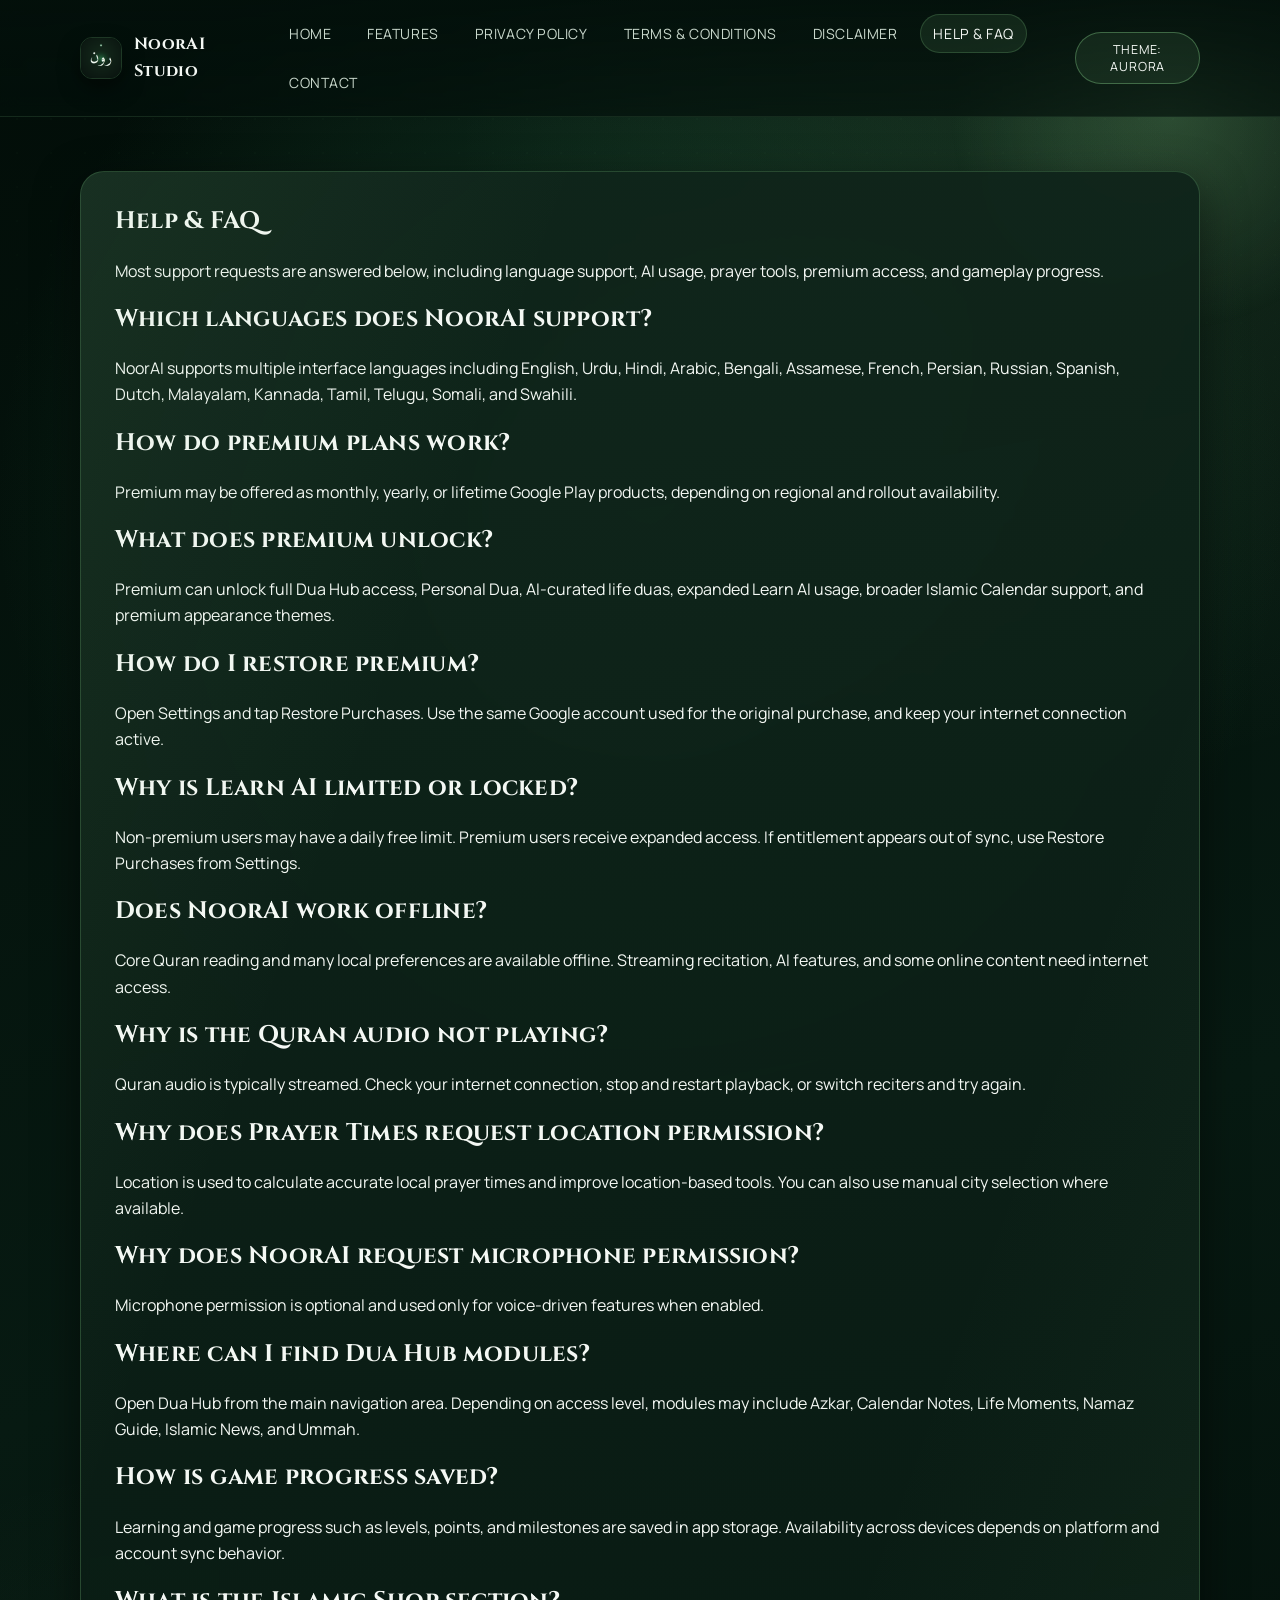
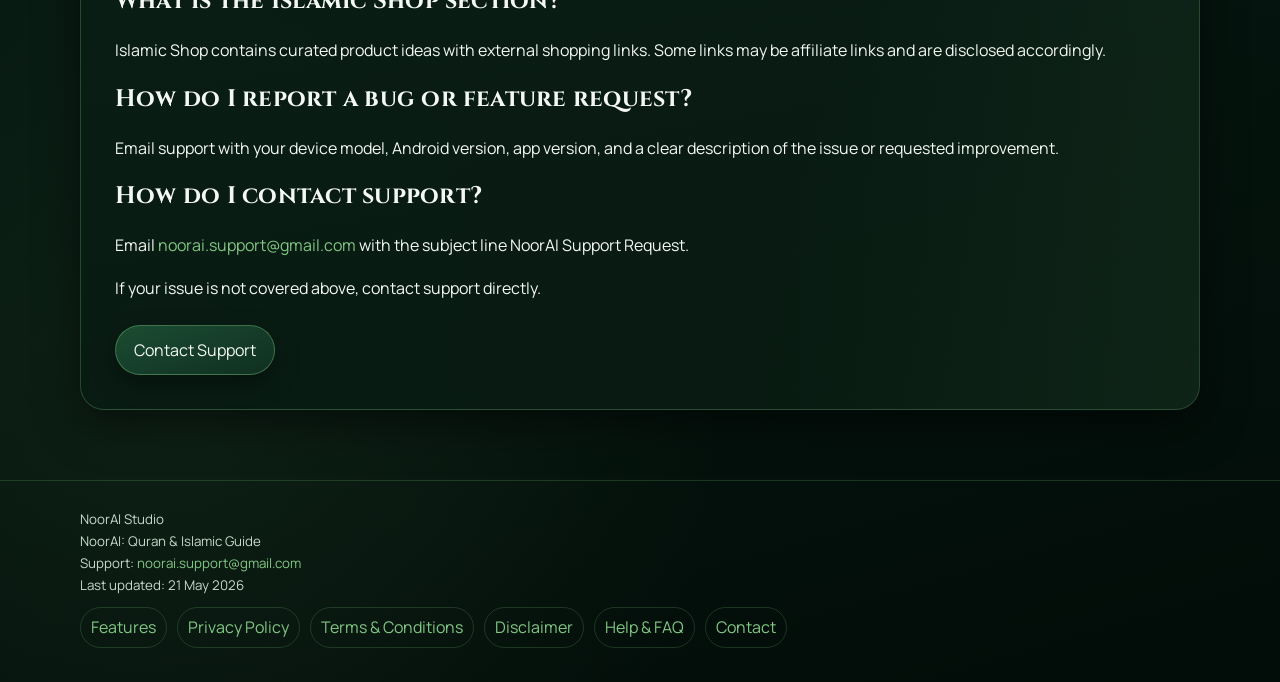
<file: help-faq.html>
<!doctype html>
<html lang="en">
  <head>
    <meta charset="UTF-8" />
    <meta name="viewport" content="width=device-width, initial-scale=1.0" />
    <title>Help &amp; FAQ | NoorAI: Quran, Prayer, AI, and Games</title>
    <meta
      name="description"
      content="Help and FAQ for NoorAI covering languages, Quran tools, AI guidance limits, premium restore, permissions, and support."
    />
    <link rel="canonical" href="https://shaanahmed.github.io/noorai-site/help-faq.html" />
    <meta property="og:title" content="Help &amp; FAQ | NoorAI" />
    <meta
      property="og:description"
      content="Find answers about NoorAI features, premium plans, permissions, offline behavior, and support."
    />
    <meta property="og:url" content="https://shaanahmed.github.io/noorai-site/help-faq.html" />
    <meta property="og:image" content="https://shaanahmed.github.io/noorai-site/assets/og-image.png" />
    <meta property="og:type" content="website" />
    <meta name="twitter:card" content="summary_large_image" />
    <meta name="twitter:title" content="Help &amp; FAQ | NoorAI" />
    <meta
      name="twitter:description"
      content="NoorAI support answers for features, premium plans, restore purchases, permissions, and offline use."
    />
    <meta
      name="twitter:image"
      content="https://shaanahmed.github.io/noorai-site/assets/og-image.png"
    />
    <meta name="theme-color" content="#071A12" />
    <link rel="icon" type="image/png" href="assets/icon.png" />
    <link rel="apple-touch-icon" href="assets/icon.png" />
    <script type="application/ld+json">
      {
        "@context": "https://schema.org",
        "@type": "FAQPage",
        "mainEntity": [
          {
            "@type": "Question",
            "name": "Which languages does NoorAI support?",
            "acceptedAnswer": {
              "@type": "Answer",
              "text": "NoorAI supports multiple interface languages including English, Urdu, Hindi, Arabic, Bengali, Assamese, French, Persian, Russian, Spanish, Dutch, Malayalam, Kannada, Tamil, Telugu, Somali, and Swahili."
            }
          },
          {
            "@type": "Question",
            "name": "How do premium plans work?",
            "acceptedAnswer": {
              "@type": "Answer",
              "text": "Premium may be offered as monthly, yearly, or lifetime Google Play products depending on regional and rollout availability."
            }
          },
          {
            "@type": "Question",
            "name": "How do I restore premium?",
            "acceptedAnswer": {
              "@type": "Answer",
              "text": "Open Settings and tap Restore Purchases, then use the same Google account used for the original purchase with internet enabled."
            }
          },
          {
            "@type": "Question",
            "name": "Does NoorAI work offline?",
            "acceptedAnswer": {
              "@type": "Answer",
              "text": "Core Quran reading and many local preferences are available offline, while streaming recitation, AI features, and some online content need internet access."
            }
          },
          {
            "@type": "Question",
            "name": "Why does Prayer Times request location permission?",
            "acceptedAnswer": {
              "@type": "Answer",
              "text": "Location is used for accurate local prayer-time calculation and location-based tools, while manual city selection is available in supported flows."
            }
          },
          {
            "@type": "Question",
            "name": "How do I contact support?",
            "acceptedAnswer": {
              "@type": "Answer",
              "text": "Email noorai.support@gmail.com with the subject NoorAI Support Request and include device, Android version, app version, and issue details."
            }
          }
        ]
      }
    </script>
    <link rel="stylesheet" href="styles.css" />
  </head>
  <body data-page="faq">
    <header>
      <div class="site-wrap topbar">
        <div class="brand">
          <img src="assets/icon.png" alt="NoorAI icon" />
          <span>NoorAI Studio</span>
        </div>
        <nav class="nav-links" aria-label="Primary navigation">
          <a data-nav="home" href="index.html">Home</a>
          <a data-nav="features" href="features.html">Features</a>
          <a data-nav="privacy" href="privacy-policy.html">Privacy Policy</a>
          <a data-nav="terms" href="terms-and-conditions.html">Terms &amp; Conditions</a>
          <a data-nav="disclaimer" href="disclaimer.html">Disclaimer</a>
          <a data-nav="faq" href="help-faq.html">Help &amp; FAQ</a>
          <a data-nav="contact" href="contact.html">Contact</a>
        </nav>
      </div>
    </header>

    <main class="site-wrap">
      <article class="card">
        <h1>Help &amp; FAQ</h1>
        <p>
          Most support requests are answered below, including language support, AI usage,
          prayer tools, premium access, and gameplay progress.
        </p>

        <h2>Which languages does NoorAI support?</h2>
        <p>
          NoorAI supports multiple interface languages including English, Urdu, Hindi, Arabic,
          Bengali, Assamese, French, Persian, Russian, Spanish, Dutch, Malayalam, Kannada,
          Tamil, Telugu, Somali, and Swahili.
        </p>

        <h2>How do premium plans work?</h2>
        <p>
          Premium may be offered as monthly, yearly, or lifetime Google Play products,
          depending on regional and rollout availability.
        </p>

        <h2>What does premium unlock?</h2>
        <p>
          Premium can unlock full Dua Hub access, Personal Dua, AI-curated life duas, expanded
          Learn AI usage, broader Islamic Calendar support, and premium appearance themes.
        </p>

        <h2>How do I restore premium?</h2>
        <p>
          Open Settings and tap Restore Purchases. Use the same Google account used for the
          original purchase, and keep your internet connection active.
        </p>

        <h2>Why is Learn AI limited or locked?</h2>
        <p>
          Non-premium users may have a daily free limit. Premium users receive expanded access.
          If entitlement appears out of sync, use Restore Purchases from Settings.
        </p>

        <h2>Does NoorAI work offline?</h2>
        <p>
          Core Quran reading and many local preferences are available offline. Streaming recitation,
          AI features, and some online content need internet access.
        </p>

        <h2>Why is the Quran audio not playing?</h2>
        <p>
          Quran audio is typically streamed. Check your internet connection, stop and restart
          playback, or switch reciters and try again.
        </p>

        <h2>Why does Prayer Times request location permission?</h2>
        <p>
          Location is used to calculate accurate local prayer times and improve location-based
          tools. You can also use manual city selection where available.
        </p>

        <h2>Why does NoorAI request microphone permission?</h2>
        <p>
          Microphone permission is optional and used only for voice-driven features when enabled.
        </p>

        <h2>Where can I find Dua Hub modules?</h2>
        <p>
          Open Dua Hub from the main navigation area. Depending on access level, modules may
          include Azkar, Calendar Notes, Life Moments, Namaz Guide, Islamic News, and Ummah.
        </p>

        <h2>How is game progress saved?</h2>
        <p>
          Learning and game progress such as levels, points, and milestones are saved in app
          storage. Availability across devices depends on platform and account sync behavior.
        </p>

        <h2>What is the Islamic Shop section?</h2>
        <p>
          Islamic Shop contains curated product ideas with external shopping links. Some links may
          be affiliate links and are disclosed accordingly.
        </p>

        <h2>How do I report a bug or feature request?</h2>
        <p>
          Email support with your device model, Android version, app version, and a clear
          description of the issue or requested improvement.
        </p>

        <h2>How do I contact support?</h2>
        <p>
          Email <a href="mailto:noorai.support@gmail.com">noorai.support@gmail.com</a> with the
          subject line NoorAI Support Request.
        </p>

        <p>If your issue is not covered above, contact support directly.</p>

        <div class="cta-row">
          <a
            class="btn"
            href="mailto:noorai.support@gmail.com?subject=NoorAI%20Support%20Request"
          >
            Contact Support
          </a>
        </div>
      </article>
    </main>

    <footer class="footer">
      <div class="site-wrap">
        <small>NoorAI Studio</small>
        <small>NoorAI: Quran &amp; Islamic Guide</small>
        <small>
          Support: <a href="mailto:noorai.support@gmail.com">noorai.support@gmail.com</a>
        </small>
        <small>Last updated: 21 May 2026</small>
        <div class="foot-links">
          <a href="features.html">Features</a>
          <a href="privacy-policy.html">Privacy Policy</a>
          <a href="terms-and-conditions.html">Terms &amp; Conditions</a>
          <a href="disclaimer.html">Disclaimer</a>
          <a href="help-faq.html">Help &amp; FAQ</a>
          <a href="contact.html">Contact</a>
        </div>
      </div>
    </footer>

    <script src="script.js"></script>
  </body>
</html>
</file>
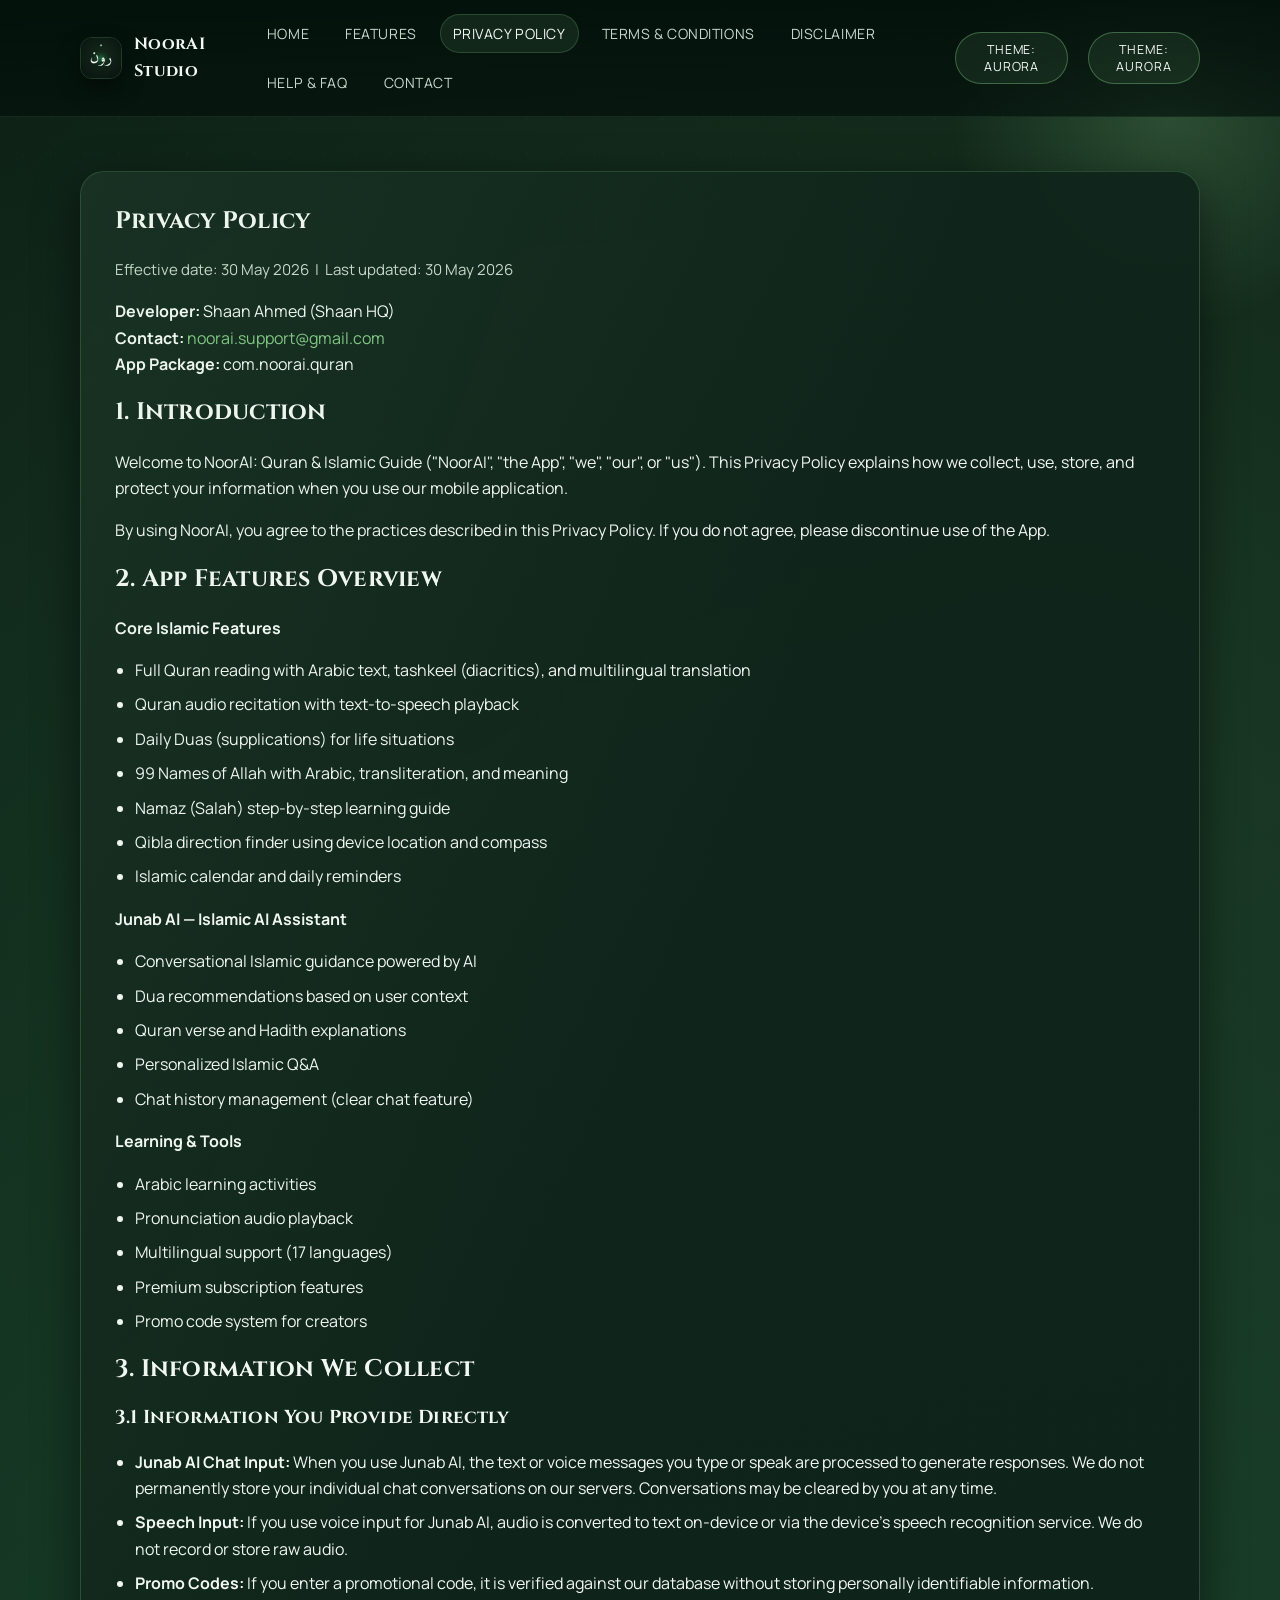
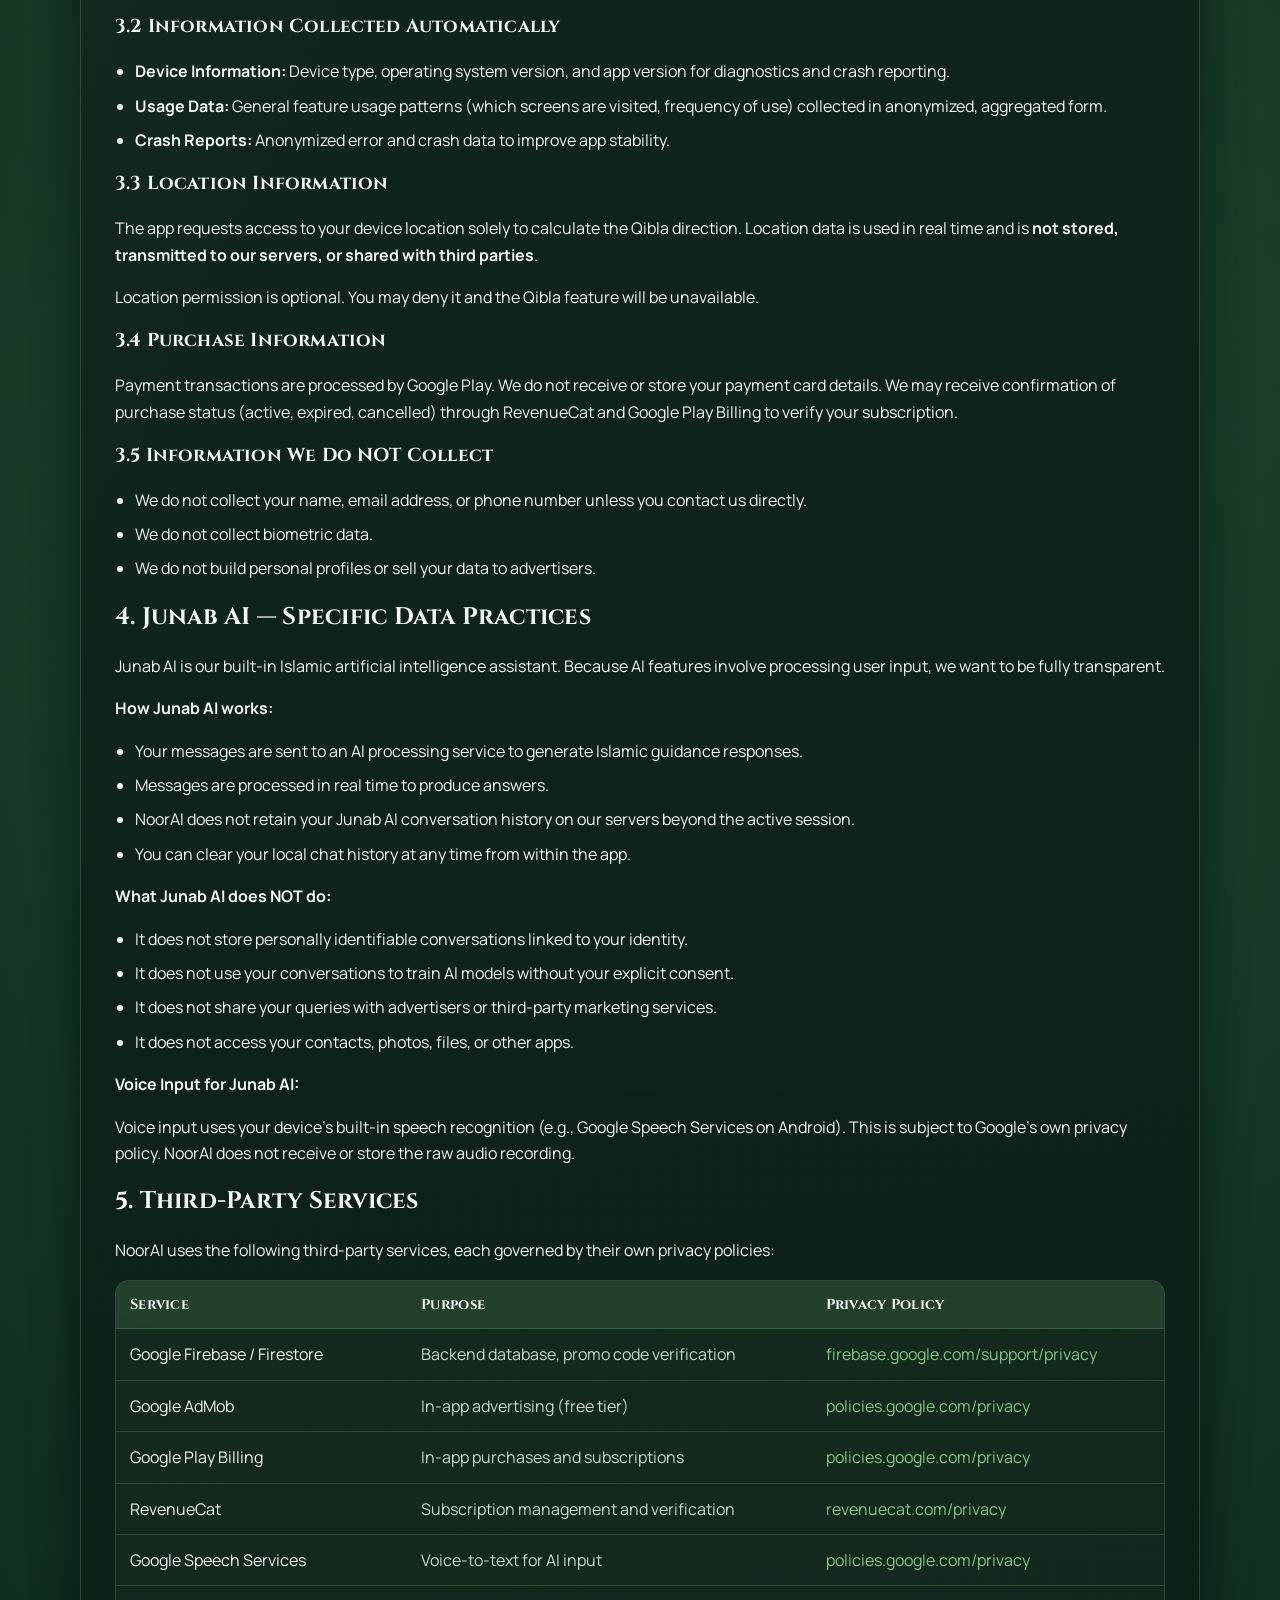
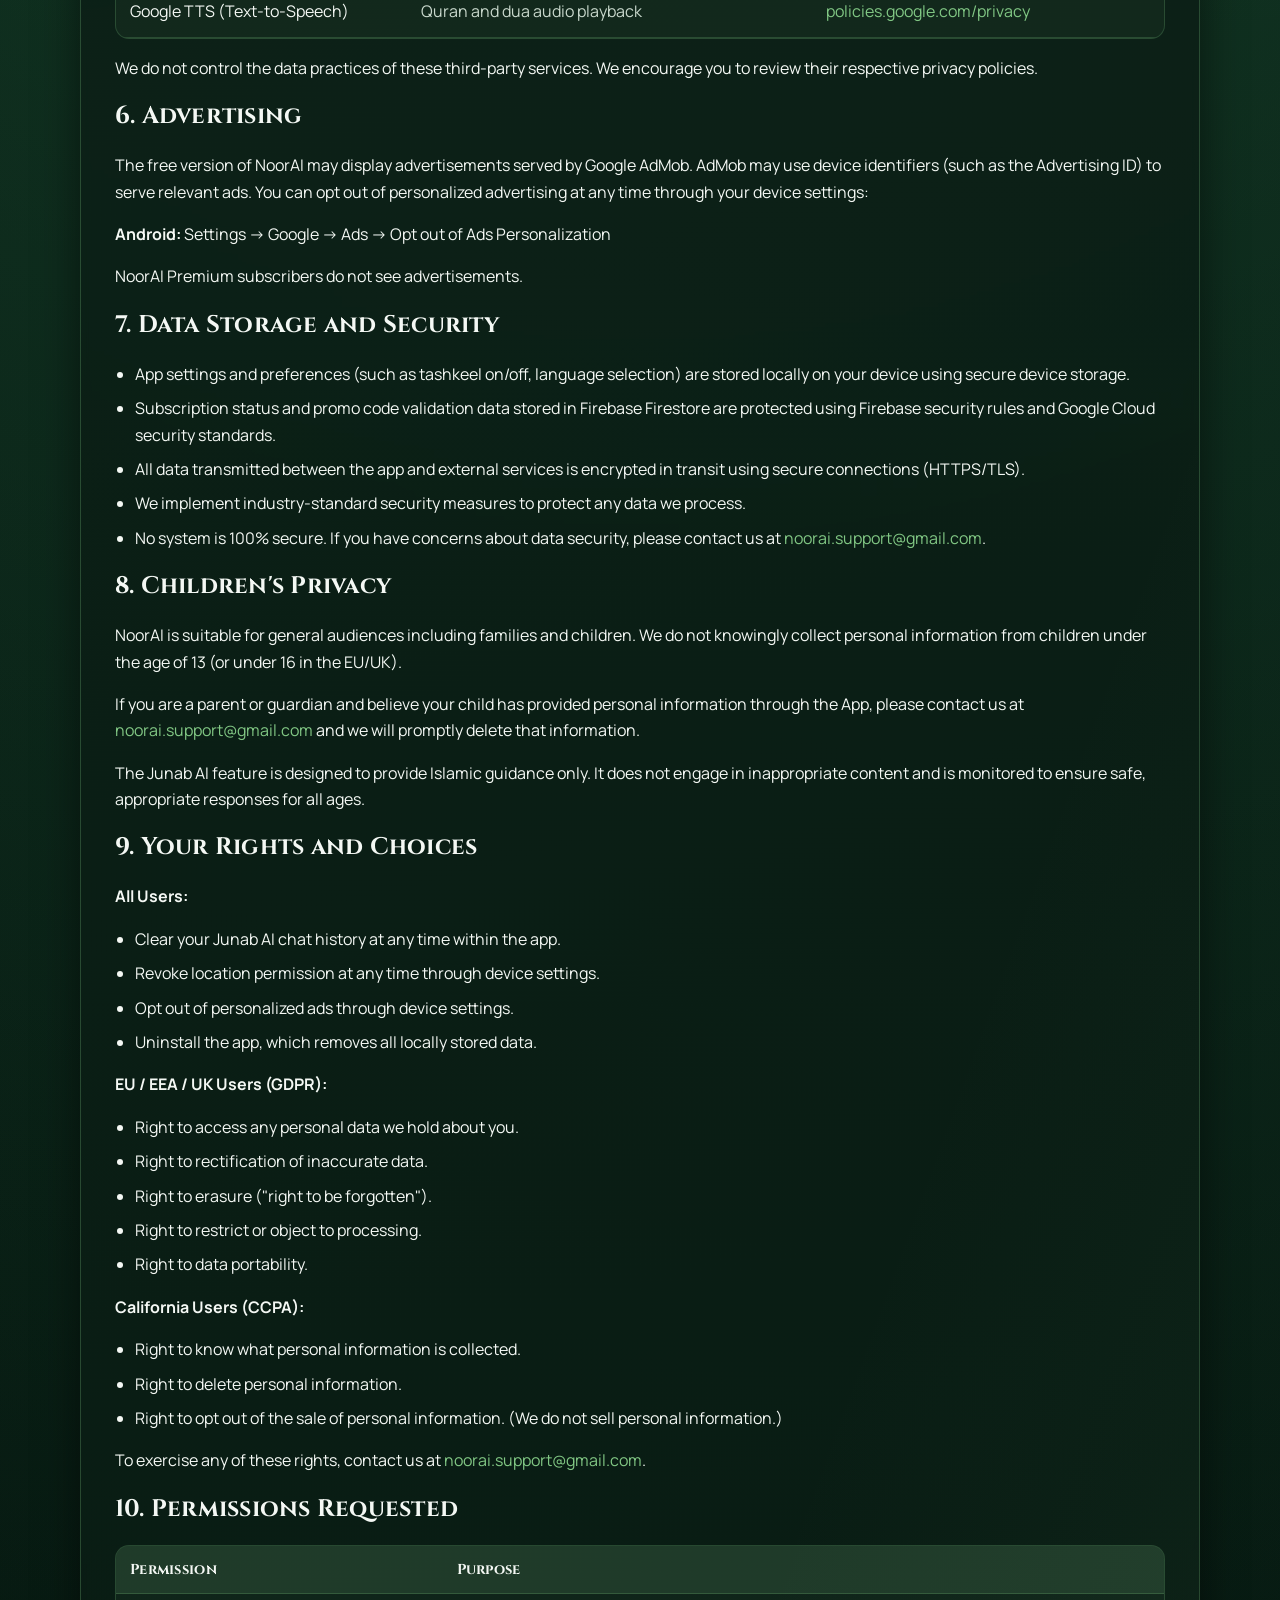
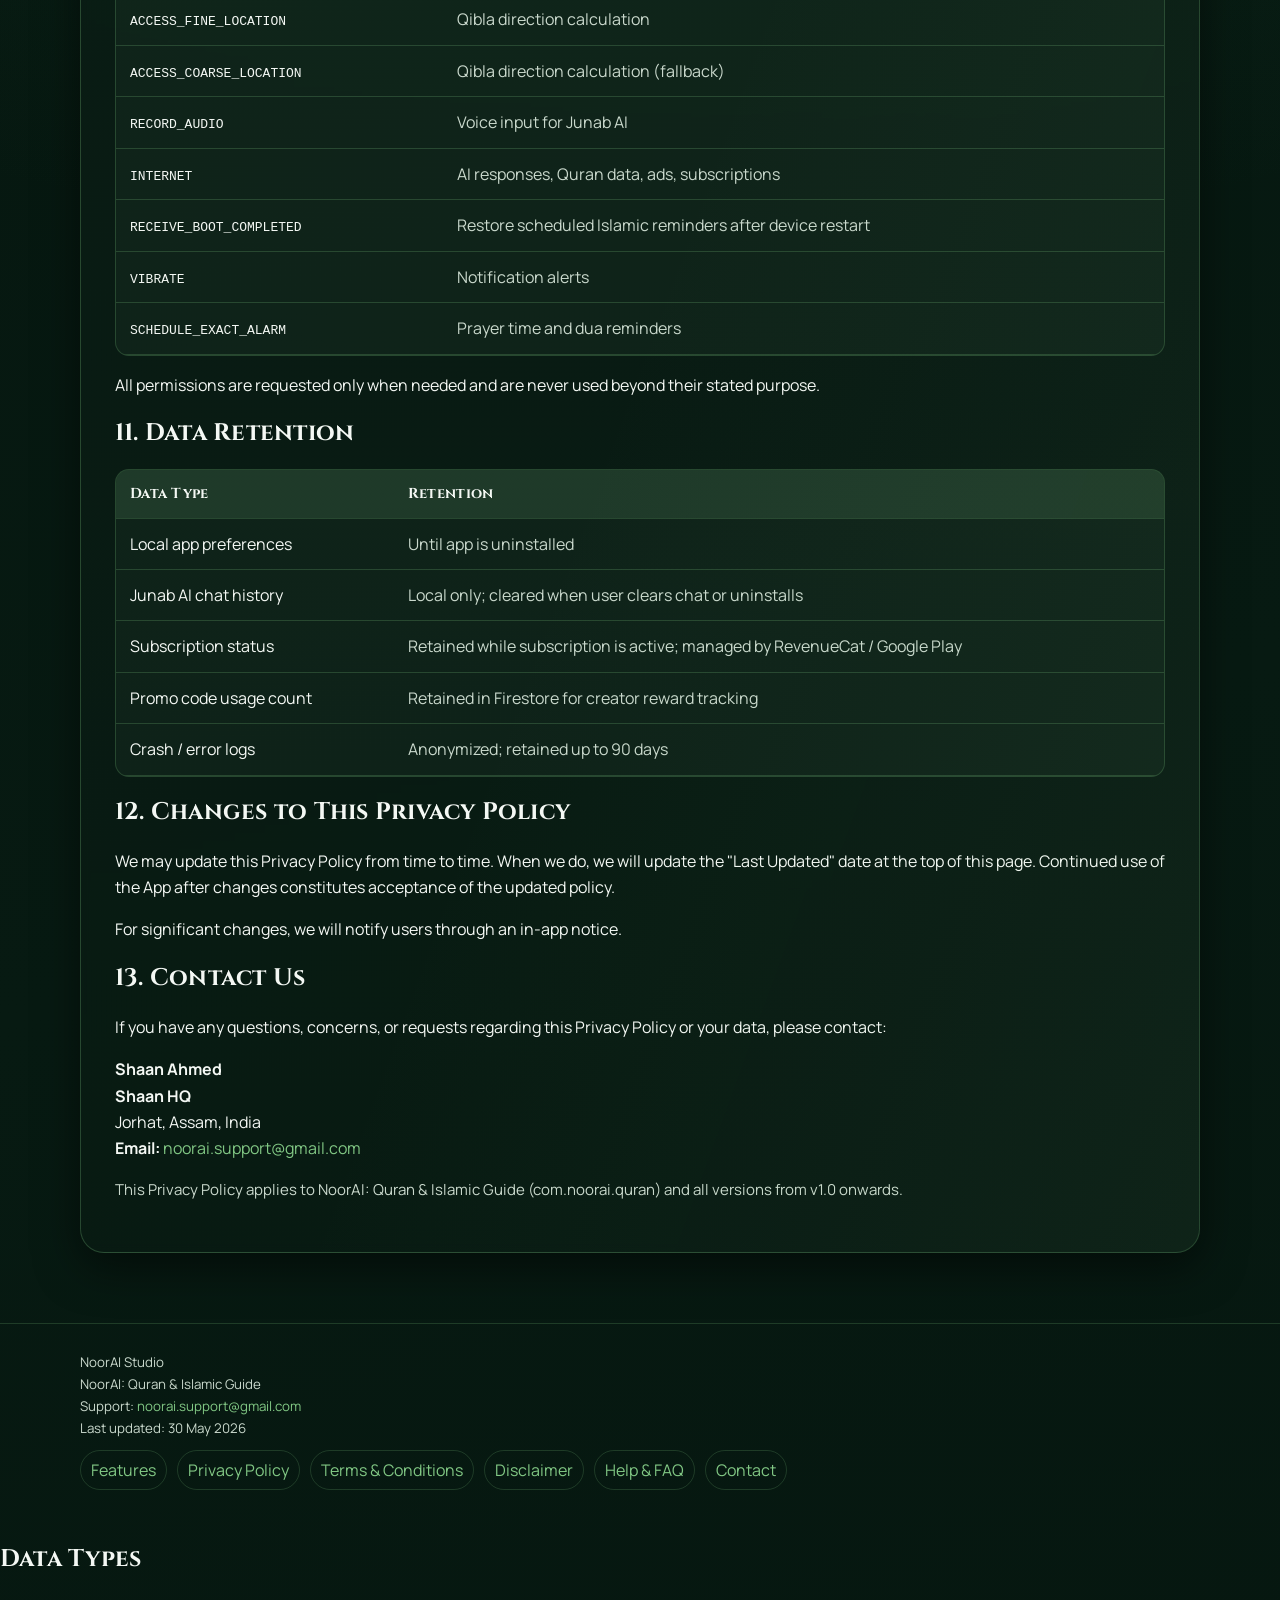
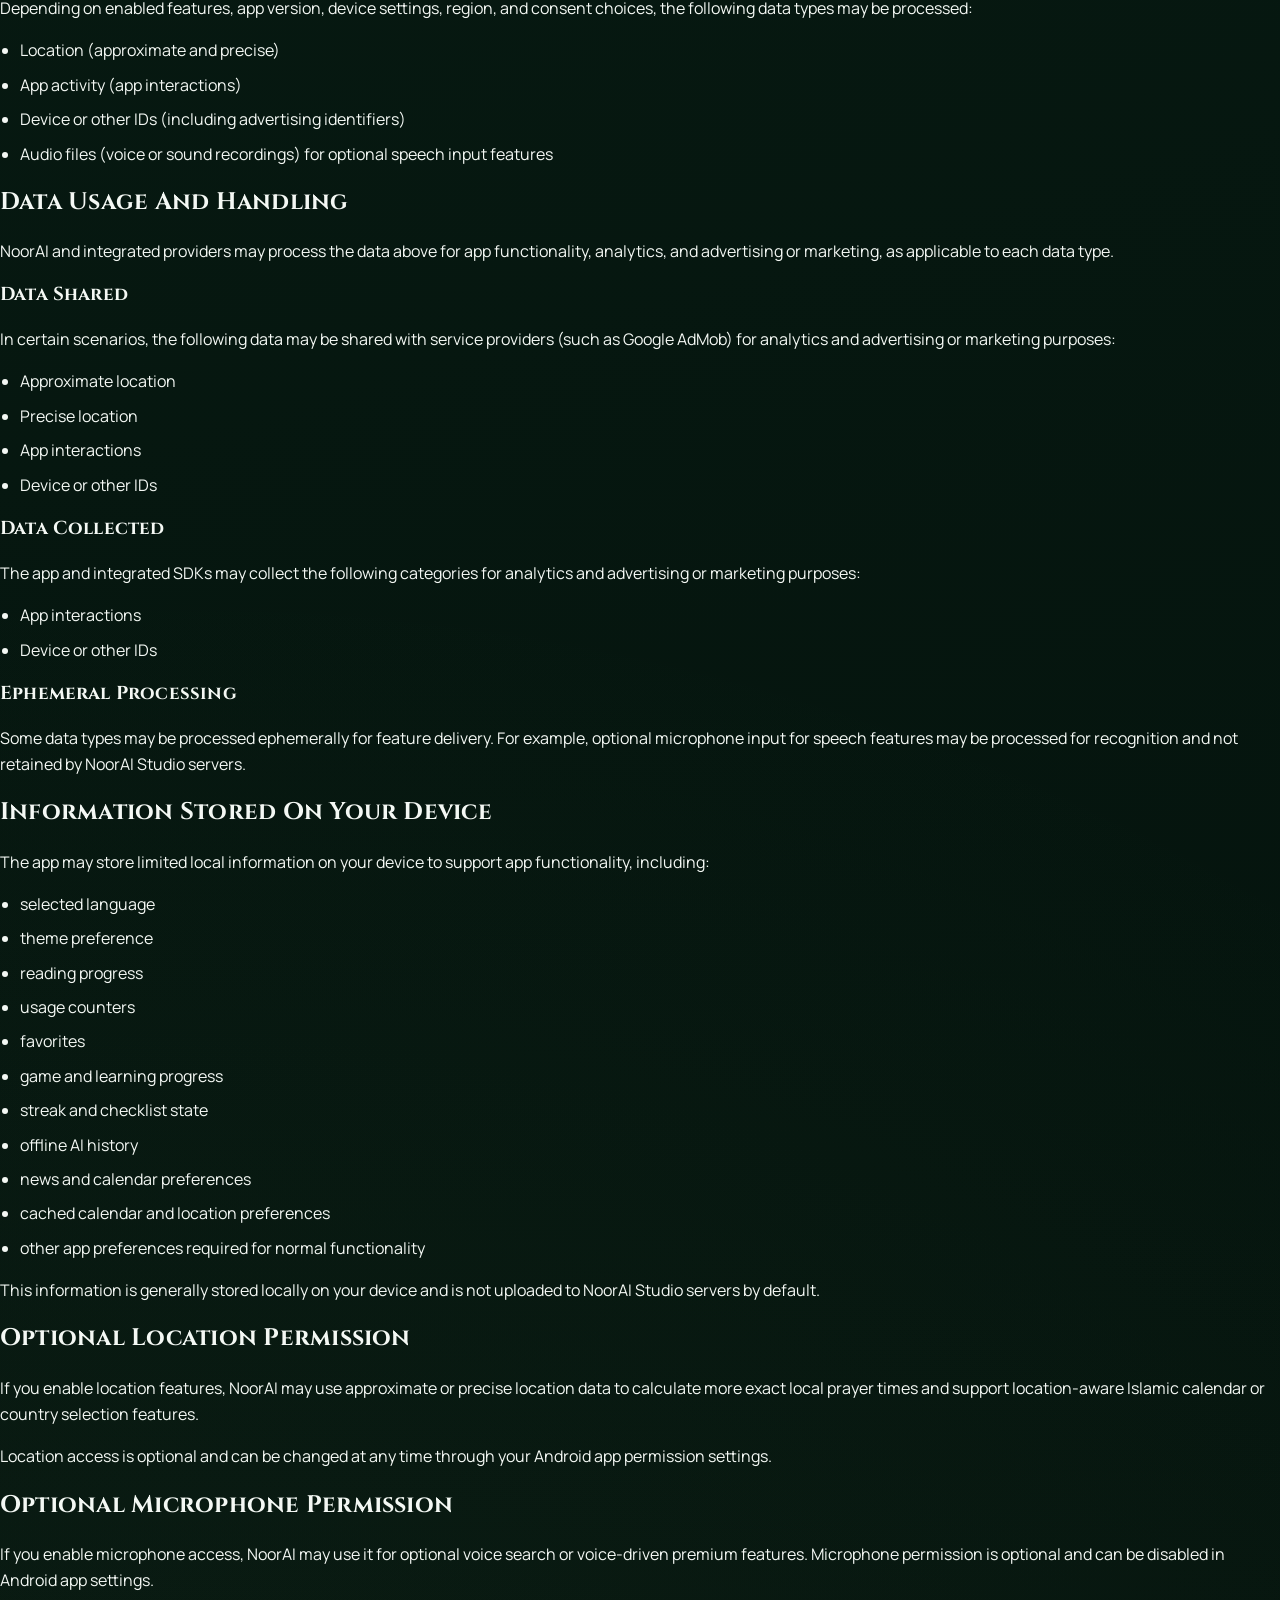
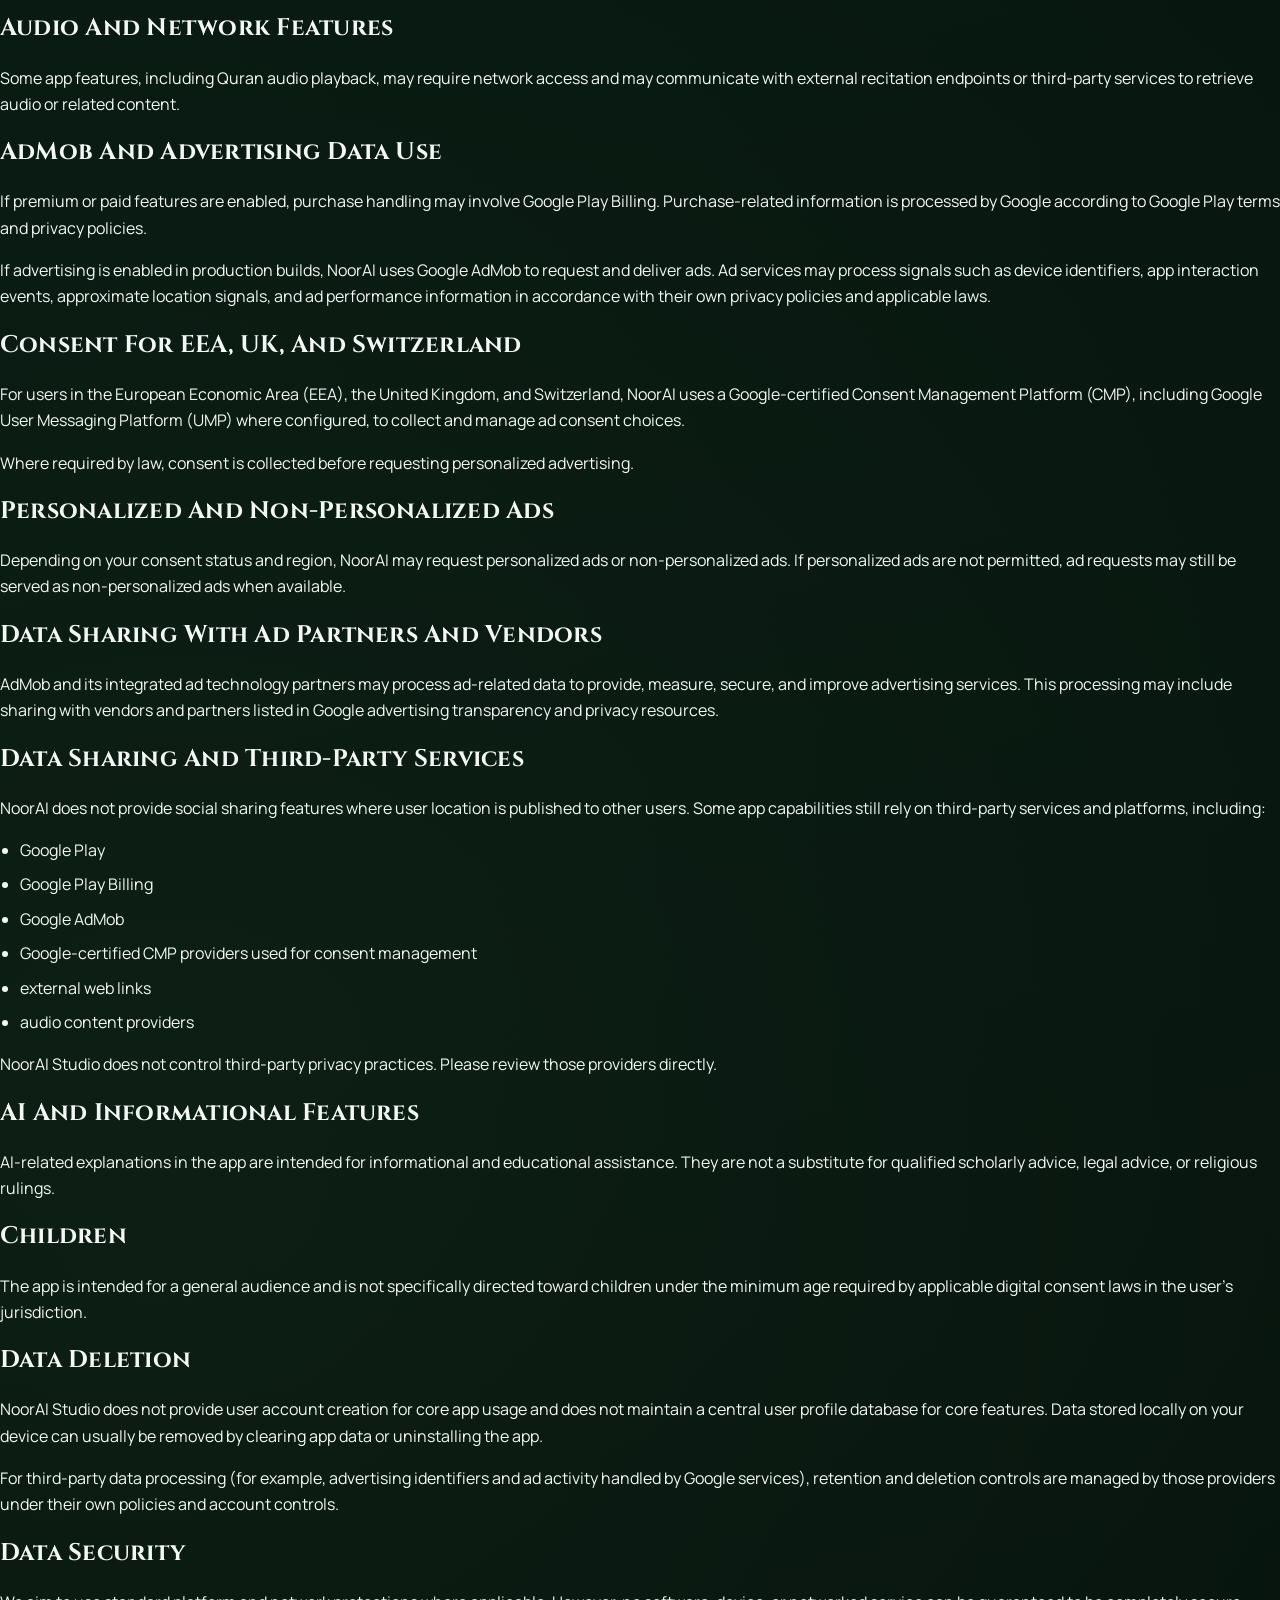
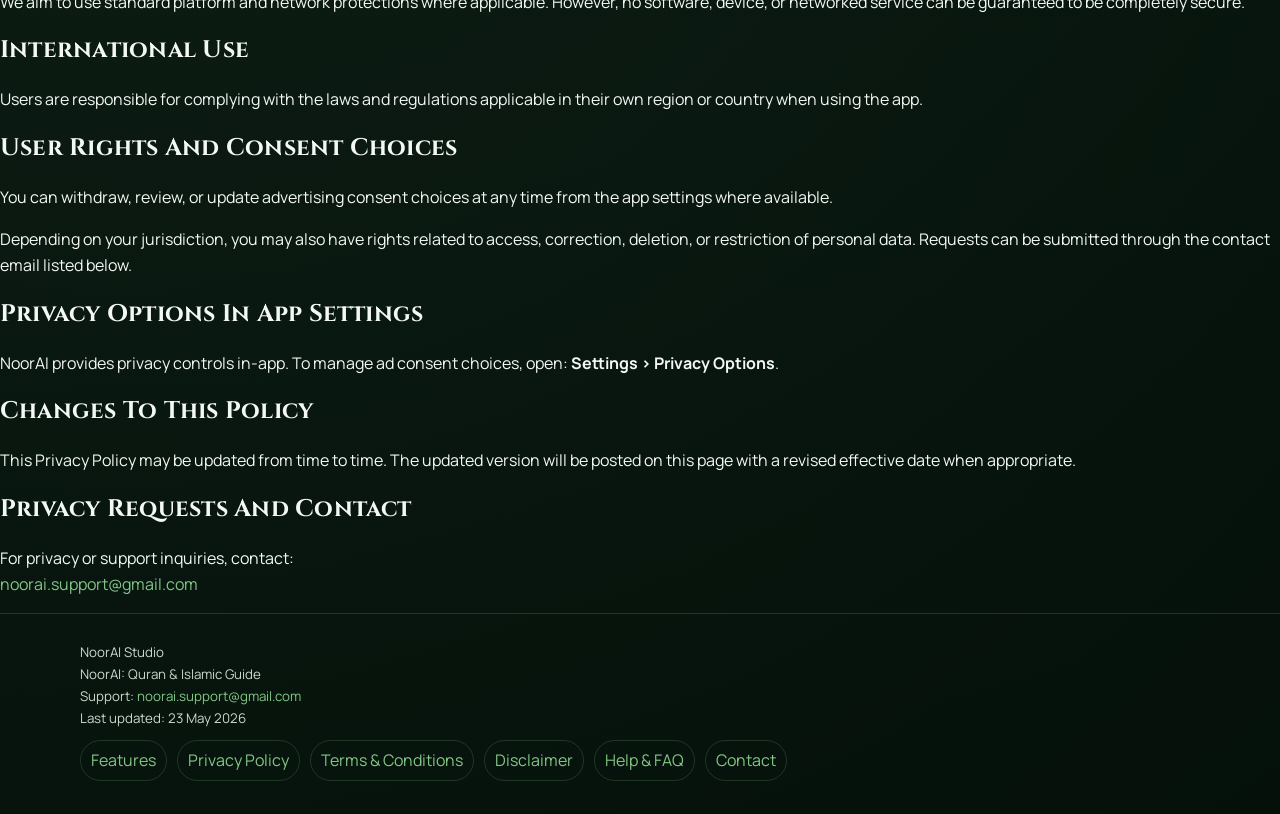
<file: privacy-policy.html>
<!doctype html>
<html lang="en">
  <head>
    <meta charset="UTF-8" />
    <meta name="viewport" content="width=device-width, initial-scale=1.0" />
    <title>Privacy Policy | NoorAI: Quran, Prayer, AI, and Learning</title>
    <meta
      name="description"
      content="Privacy Policy for NoorAI covering AdMob advertising data use, consent management for EEA/UK/Switzerland, local app storage, permissions, and support contact."
    />
    <link
      rel="canonical"
      href="https://shaanahmed.github.io/noorai-site/privacy-policy.html"
    />
    <meta property="og:title" content="Privacy Policy | NoorAI" />
    <meta
      property="og:description"
      content="How NoorAI handles local app data, optional permissions, purchases, and third-party services."
    />
    <meta
      property="og:url"
      content="https://shaanahmed.github.io/noorai-site/privacy-policy.html"
    />
    <meta property="og:image" content="https://shaanahmed.github.io/noorai-site/assets/og-image.png" />
    <meta property="og:type" content="website" />
    <meta name="twitter:card" content="summary_large_image" />
    <meta name="twitter:title" content="Privacy Policy | NoorAI" />
    <meta
      name="twitter:description"
      content="Privacy details for NoorAI: local storage, optional location and microphone usage, purchases, and ads."
    />
    <meta
      name="twitter:image"
      content="https://shaanahmed.github.io/noorai-site/assets/og-image.png"
    />
    <meta name="theme-color" content="#071A12" />
    <link rel="icon" type="image/png" href="assets/icon.png" />
    <link rel="apple-touch-icon" href="assets/icon.png" />
    <link rel="stylesheet" href="styles.css" />
  </head>
  <body data-page="privacy">
    <header>
      <div class="site-wrap topbar">
        <div class="brand">
          <img src="assets/icon.png" alt="NoorAI icon" />
          <span>NoorAI Studio</span>
        </div>
        <nav class="nav-links" aria-label="Primary navigation">
          <a data-nav="home" href="index.html">Home</a>
          <a data-nav="features" href="features.html">Features</a>
          <a data-nav="privacy" href="privacy-policy.html">Privacy Policy</a>
          <a data-nav="terms" href="terms-and-conditions.html">Terms &amp; Conditions</a>
          <a data-nav="disclaimer" href="disclaimer.html">Disclaimer</a>
          <a data-nav="faq" href="help-faq.html">Help &amp; FAQ</a>
          <a data-nav="contact" href="contact.html">Contact</a>
        </nav>
      </div>
    </header>

    <main class="site-wrap">
      <article class="card">
        <h1>Privacy Policy</h1>
        <p class="meta">Effective date: 30 May 2026 &nbsp;|&nbsp; Last updated: 30 May 2026</p>
        <p>
          <strong>Developer:</strong> Shaan Ahmed (Shaan HQ)<br />
          <strong>Contact:</strong> <a href="mailto:noorai.support@gmail.com">noorai.support@gmail.com</a><br />
          <strong>App Package:</strong> com.noorai.quran
        </p>

        <h2>1. Introduction</h2>
        <p>
          Welcome to NoorAI: Quran &amp; Islamic Guide ("NoorAI", "the App", "we", "our", or "us").
          This Privacy Policy explains how we collect, use, store, and protect your information when
          you use our mobile application.
        </p>
        <p>
          By using NoorAI, you agree to the practices described in this Privacy Policy. If you do
          not agree, please discontinue use of the App.
        </p>

        <h2>2. App Features Overview</h2>
        <p><strong>Core Islamic Features</strong></p>
        <ul class="feature-list">
          <li>Full Quran reading with Arabic text, tashkeel (diacritics), and multilingual translation</li>
          <li>Quran audio recitation with text-to-speech playback</li>
          <li>Daily Duas (supplications) for life situations</li>
          <li>99 Names of Allah with Arabic, transliteration, and meaning</li>
          <li>Namaz (Salah) step-by-step learning guide</li>
          <li>Qibla direction finder using device location and compass</li>
          <li>Islamic calendar and daily reminders</li>
        </ul>
        <p><strong>Junab AI — Islamic AI Assistant</strong></p>
        <ul class="feature-list">
          <li>Conversational Islamic guidance powered by AI</li>
          <li>Dua recommendations based on user context</li>
          <li>Quran verse and Hadith explanations</li>
          <li>Personalized Islamic Q&amp;A</li>
          <li>Chat history management (clear chat feature)</li>
        </ul>
        <p><strong>Learning &amp; Tools</strong></p>
        <ul class="feature-list">
          <li>Arabic learning activities</li>
          <li>Pronunciation audio playback</li>
          <li>Multilingual support (17 languages)</li>
          <li>Premium subscription features</li>
          <li>Promo code system for creators</li>
        </ul>

        <h2>3. Information We Collect</h2>

        <h3>3.1 Information You Provide Directly</h3>
        <ul class="feature-list">
          <li>
            <strong>Junab AI Chat Input:</strong> When you use Junab AI, the text or voice messages
            you type or speak are processed to generate responses. We do not permanently store your
            individual chat conversations on our servers. Conversations may be cleared by you at any time.
          </li>
          <li>
            <strong>Speech Input:</strong> If you use voice input for Junab AI, audio is converted
            to text on-device or via the device's speech recognition service. We do not record or
            store raw audio.
          </li>
          <li>
            <strong>Promo Codes:</strong> If you enter a promotional code, it is verified against
            our database without storing personally identifiable information.
          </li>
        </ul>

        <h3>3.2 Information Collected Automatically</h3>
        <ul class="feature-list">
          <li><strong>Device Information:</strong> Device type, operating system version, and app version for diagnostics and crash reporting.</li>
          <li><strong>Usage Data:</strong> General feature usage patterns (which screens are visited, frequency of use) collected in anonymized, aggregated form.</li>
          <li><strong>Crash Reports:</strong> Anonymized error and crash data to improve app stability.</li>
        </ul>

        <h3>3.3 Location Information</h3>
        <p>
          The app requests access to your device location solely to calculate the Qibla direction.
          Location data is used in real time and is <strong>not stored, transmitted to our servers,
          or shared with third parties</strong>.
        </p>
        <p>
          Location permission is optional. You may deny it and the Qibla feature will be unavailable.
        </p>

        <h3>3.4 Purchase Information</h3>
        <p>
          Payment transactions are processed by Google Play. We do not receive or store your payment
          card details. We may receive confirmation of purchase status (active, expired, cancelled)
          through RevenueCat and Google Play Billing to verify your subscription.
        </p>

        <h3>3.5 Information We Do NOT Collect</h3>
        <ul class="feature-list">
          <li>We do not collect your name, email address, or phone number unless you contact us directly.</li>
          <li>We do not collect biometric data.</li>
          <li>We do not build personal profiles or sell your data to advertisers.</li>
        </ul>

        <h2>4. Junab AI — Specific Data Practices</h2>
        <p>
          Junab AI is our built-in Islamic artificial intelligence assistant. Because AI features
          involve processing user input, we want to be fully transparent.
        </p>
        <p><strong>How Junab AI works:</strong></p>
        <ul class="feature-list">
          <li>Your messages are sent to an AI processing service to generate Islamic guidance responses.</li>
          <li>Messages are processed in real time to produce answers.</li>
          <li>NoorAI does not retain your Junab AI conversation history on our servers beyond the active session.</li>
          <li>You can clear your local chat history at any time from within the app.</li>
        </ul>
        <p><strong>What Junab AI does NOT do:</strong></p>
        <ul class="feature-list">
          <li>It does not store personally identifiable conversations linked to your identity.</li>
          <li>It does not use your conversations to train AI models without your explicit consent.</li>
          <li>It does not share your queries with advertisers or third-party marketing services.</li>
          <li>It does not access your contacts, photos, files, or other apps.</li>
        </ul>
        <p><strong>Voice Input for Junab AI:</strong></p>
        <p>
          Voice input uses your device's built-in speech recognition (e.g., Google Speech Services
          on Android). This is subject to Google's own privacy policy. NoorAI does not receive or
          store the raw audio recording.
        </p>

        <h2>5. Third-Party Services</h2>
        <p>
          NoorAI uses the following third-party services, each governed by their own privacy policies:
        </p>
        <div class="table-wrap">
          <table class="compare-table">
            <thead>
              <tr>
                <th>Service</th>
                <th>Purpose</th>
                <th>Privacy Policy</th>
              </tr>
            </thead>
            <tbody>
              <tr>
                <td>Google Firebase / Firestore</td>
                <td>Backend database, promo code verification</td>
                <td><a href="https://firebase.google.com/support/privacy" target="_blank" rel="noopener noreferrer">firebase.google.com/support/privacy</a></td>
              </tr>
              <tr>
                <td>Google AdMob</td>
                <td>In-app advertising (free tier)</td>
                <td><a href="https://policies.google.com/privacy" target="_blank" rel="noopener noreferrer">policies.google.com/privacy</a></td>
              </tr>
              <tr>
                <td>Google Play Billing</td>
                <td>In-app purchases and subscriptions</td>
                <td><a href="https://policies.google.com/privacy" target="_blank" rel="noopener noreferrer">policies.google.com/privacy</a></td>
              </tr>
              <tr>
                <td>RevenueCat</td>
                <td>Subscription management and verification</td>
                <td><a href="https://www.revenuecat.com/privacy" target="_blank" rel="noopener noreferrer">revenuecat.com/privacy</a></td>
              </tr>
              <tr>
                <td>Google Speech Services</td>
                <td>Voice-to-text for AI input</td>
                <td><a href="https://policies.google.com/privacy" target="_blank" rel="noopener noreferrer">policies.google.com/privacy</a></td>
              </tr>
              <tr>
                <td>Google TTS (Text-to-Speech)</td>
                <td>Quran and dua audio playback</td>
                <td><a href="https://policies.google.com/privacy" target="_blank" rel="noopener noreferrer">policies.google.com/privacy</a></td>
              </tr>
            </tbody>
          </table>
        </div>
        <p>
          We do not control the data practices of these third-party services. We encourage you to
          review their respective privacy policies.
        </p>

        <h2>6. Advertising</h2>
        <p>
          The free version of NoorAI may display advertisements served by Google AdMob. AdMob may
          use device identifiers (such as the Advertising ID) to serve relevant ads. You can opt
          out of personalized advertising at any time through your device settings:
        </p>
        <p>
          <strong>Android:</strong> Settings &rarr; Google &rarr; Ads &rarr; Opt out of Ads Personalization
        </p>
        <p>
          NoorAI Premium subscribers do not see advertisements.
        </p>

        <h2>7. Data Storage and Security</h2>
        <ul class="feature-list">
          <li>App settings and preferences (such as tashkeel on/off, language selection) are stored locally on your device using secure device storage.</li>
          <li>Subscription status and promo code validation data stored in Firebase Firestore are protected using Firebase security rules and Google Cloud security standards.</li>
          <li>All data transmitted between the app and external services is encrypted in transit using secure connections (HTTPS/TLS).</li>
          <li>We implement industry-standard security measures to protect any data we process.</li>
          <li>No system is 100% secure. If you have concerns about data security, please contact us at <a href="mailto:noorai.support@gmail.com">noorai.support@gmail.com</a>.</li>
        </ul>

        <h2>8. Children's Privacy</h2>
        <p>
          NoorAI is suitable for general audiences including families and children. We do not
          knowingly collect personal information from children under the age of 13 (or under 16
          in the EU/UK).
        </p>
        <p>
          If you are a parent or guardian and believe your child has provided personal information
          through the App, please contact us at
          <a href="mailto:noorai.support@gmail.com">noorai.support@gmail.com</a> and we will
          promptly delete that information.
        </p>
        <p>
          The Junab AI feature is designed to provide Islamic guidance only. It does not engage in
          inappropriate content and is monitored to ensure safe, appropriate responses for all ages.
        </p>

        <h2>9. Your Rights and Choices</h2>
        <p><strong>All Users:</strong></p>
        <ul class="feature-list">
          <li>Clear your Junab AI chat history at any time within the app.</li>
          <li>Revoke location permission at any time through device settings.</li>
          <li>Opt out of personalized ads through device settings.</li>
          <li>Uninstall the app, which removes all locally stored data.</li>
        </ul>
        <p><strong>EU / EEA / UK Users (GDPR):</strong></p>
        <ul class="feature-list">
          <li>Right to access any personal data we hold about you.</li>
          <li>Right to rectification of inaccurate data.</li>
          <li>Right to erasure ("right to be forgotten").</li>
          <li>Right to restrict or object to processing.</li>
          <li>Right to data portability.</li>
        </ul>
        <p><strong>California Users (CCPA):</strong></p>
        <ul class="feature-list">
          <li>Right to know what personal information is collected.</li>
          <li>Right to delete personal information.</li>
          <li>Right to opt out of the sale of personal information. (We do not sell personal information.)</li>
        </ul>
        <p>
          To exercise any of these rights, contact us at
          <a href="mailto:noorai.support@gmail.com">noorai.support@gmail.com</a>.
        </p>

        <h2>10. Permissions Requested</h2>
        <div class="table-wrap">
          <table class="compare-table">
            <thead>
              <tr>
                <th>Permission</th>
                <th>Purpose</th>
              </tr>
            </thead>
            <tbody>
              <tr>
                <td><code>ACCESS_FINE_LOCATION</code></td>
                <td>Qibla direction calculation</td>
              </tr>
              <tr>
                <td><code>ACCESS_COARSE_LOCATION</code></td>
                <td>Qibla direction calculation (fallback)</td>
              </tr>
              <tr>
                <td><code>RECORD_AUDIO</code></td>
                <td>Voice input for Junab AI</td>
              </tr>
              <tr>
                <td><code>INTERNET</code></td>
                <td>AI responses, Quran data, ads, subscriptions</td>
              </tr>
              <tr>
                <td><code>RECEIVE_BOOT_COMPLETED</code></td>
                <td>Restore scheduled Islamic reminders after device restart</td>
              </tr>
              <tr>
                <td><code>VIBRATE</code></td>
                <td>Notification alerts</td>
              </tr>
              <tr>
                <td><code>SCHEDULE_EXACT_ALARM</code></td>
                <td>Prayer time and dua reminders</td>
              </tr>
            </tbody>
          </table>
        </div>
        <p>
          All permissions are requested only when needed and are never used beyond their stated purpose.
        </p>

        <h2>11. Data Retention</h2>
        <div class="table-wrap">
          <table class="compare-table">
            <thead>
              <tr>
                <th>Data Type</th>
                <th>Retention</th>
              </tr>
            </thead>
            <tbody>
              <tr>
                <td>Local app preferences</td>
                <td>Until app is uninstalled</td>
              </tr>
              <tr>
                <td>Junab AI chat history</td>
                <td>Local only; cleared when user clears chat or uninstalls</td>
              </tr>
              <tr>
                <td>Subscription status</td>
                <td>Retained while subscription is active; managed by RevenueCat / Google Play</td>
              </tr>
              <tr>
                <td>Promo code usage count</td>
                <td>Retained in Firestore for creator reward tracking</td>
              </tr>
              <tr>
                <td>Crash / error logs</td>
                <td>Anonymized; retained up to 90 days</td>
              </tr>
            </tbody>
          </table>
        </div>

        <h2>12. Changes to This Privacy Policy</h2>
        <p>
          We may update this Privacy Policy from time to time. When we do, we will update the
          "Last Updated" date at the top of this page. Continued use of the App after changes
          constitutes acceptance of the updated policy.
        </p>
        <p>
          For significant changes, we will notify users through an in-app notice.
        </p>

        <h2>13. Contact Us</h2>
        <p>
          If you have any questions, concerns, or requests regarding this Privacy Policy or your
          data, please contact:
        </p>
        <p>
          <strong>Shaan Ahmed</strong><br />
          <strong>Shaan HQ</strong><br />
          Jorhat, Assam, India<br />
          <strong>Email:</strong> <a href="mailto:noorai.support@gmail.com">noorai.support@gmail.com</a>
        </p>
        <p class="meta">
          This Privacy Policy applies to NoorAI: Quran &amp; Islamic Guide (com.noorai.quran) and
          all versions from v1.0 onwards.
        </p>
      </article>
    </main>

    <footer class="footer">
      <div class="site-wrap">
        <small>NoorAI Studio</small>
        <small>NoorAI: Quran &amp; Islamic Guide</small>
        <small>
          Support: <a href="mailto:noorai.support@gmail.com">noorai.support@gmail.com</a>
        </small>
        <small>Last updated: 30 May 2026</small>
        <div class="foot-links">
          <a href="features.html">Features</a>
          <a href="privacy-policy.html">Privacy Policy</a>
          <a href="terms-and-conditions.html">Terms &amp; Conditions</a>
          <a href="disclaimer.html">Disclaimer</a>
          <a href="help-faq.html">Help &amp; FAQ</a>
          <a href="contact.html">Contact</a>
        </div>
      </div>
    </footer>

    <script src="script.js"></script>
  </body>
</html>

        <h2>Data Types</h2>
        <p>
          Depending on enabled features, app version, device settings, region, and consent choices,
          the following data types may be processed:
        </p>
        <ul class="feature-list">
          <li>Location (approximate and precise)</li>
          <li>App activity (app interactions)</li>
          <li>Device or other IDs (including advertising identifiers)</li>
          <li>Audio files (voice or sound recordings) for optional speech input features</li>
        </ul>

        <h2>Data Usage And Handling</h2>
        <p>
          NoorAI and integrated providers may process the data above for app functionality,
          analytics, and advertising or marketing, as applicable to each data type.
        </p>

        <h3>Data Shared</h3>
        <p>
          In certain scenarios, the following data may be shared with service providers (such as
          Google AdMob) for analytics and advertising or marketing purposes:
        </p>
        <ul class="feature-list">
          <li>Approximate location</li>
          <li>Precise location</li>
          <li>App interactions</li>
          <li>Device or other IDs</li>
        </ul>

        <h3>Data Collected</h3>
        <p>
          The app and integrated SDKs may collect the following categories for analytics and
          advertising or marketing purposes:
        </p>
        <ul class="feature-list">
          <li>App interactions</li>
          <li>Device or other IDs</li>
        </ul>

        <h3>Ephemeral Processing</h3>
        <p>
          Some data types may be processed ephemerally for feature delivery. For example, optional
          microphone input for speech features may be processed for recognition and not retained by
          NoorAI Studio servers.
        </p>

        <h2>Information Stored On Your Device</h2>
        <p>
          The app may store limited local information on your device to support app functionality,
          including:
        </p>
        <ul class="feature-list">
          <li>selected language</li>
          <li>theme preference</li>
          <li>reading progress</li>
          <li>usage counters</li>
          <li>favorites</li>
          <li>game and learning progress</li>
          <li>streak and checklist state</li>
          <li>offline AI history</li>
          <li>news and calendar preferences</li>
          <li>cached calendar and location preferences</li>
          <li>other app preferences required for normal functionality</li>
        </ul>
        <p>
          This information is generally stored locally on your device and is not uploaded to NoorAI
          Studio servers by default.
        </p>

        <h2>Optional Location Permission</h2>
        <p>
          If you enable location features, NoorAI may use approximate or precise location data to
          calculate more exact local prayer times and support location-aware Islamic calendar or
          country selection features.
        </p>
        <p>
          Location access is optional and can be changed at any time through your Android app
          permission settings.
        </p>

        <h2>Optional Microphone Permission</h2>
        <p>
          If you enable microphone access, NoorAI may use it for optional voice search or
          voice-driven premium features. Microphone permission is optional and can be disabled in
          Android app settings.
        </p>

        <h2>Audio And Network Features</h2>
        <p>
          Some app features, including Quran audio playback, may require network access and may
          communicate with external recitation endpoints or third-party services to retrieve audio
          or related content.
        </p>

        <h2>AdMob And Advertising Data Use</h2>
        <p>
          If premium or paid features are enabled, purchase handling may involve Google Play
          Billing. Purchase-related information is processed by Google according to Google Play
          terms and privacy policies.
        </p>
        <p>
          If advertising is enabled in production builds, NoorAI uses Google AdMob to request and
          deliver ads. Ad services may process signals such as device identifiers, app interaction
          events, approximate location signals, and ad performance information in accordance with
          their own privacy policies and applicable laws.
        </p>

        <h2>Consent For EEA, UK, And Switzerland</h2>
        <p>
          For users in the European Economic Area (EEA), the United Kingdom, and Switzerland,
          NoorAI uses a Google-certified Consent Management Platform (CMP), including Google User
          Messaging Platform (UMP) where configured, to collect and manage ad consent choices.
        </p>
        <p>
          Where required by law, consent is collected before requesting personalized advertising.
        </p>

        <h2>Personalized And Non-Personalized Ads</h2>
        <p>
          Depending on your consent status and region, NoorAI may request personalized ads or
          non-personalized ads. If personalized ads are not permitted, ad requests may still be
          served as non-personalized ads when available.
        </p>

        <h2>Data Sharing With Ad Partners And Vendors</h2>
        <p>
          AdMob and its integrated ad technology partners may process ad-related data to provide,
          measure, secure, and improve advertising services. This processing may include sharing
          with vendors and partners listed in Google advertising transparency and privacy resources.
        </p>

        <h2>Data Sharing And Third-Party Services</h2>
        <p>
          NoorAI does not provide social sharing features where user location is published to other
          users. Some app capabilities still rely on third-party services and platforms, including:
        </p>
        <ul class="feature-list">
          <li>Google Play</li>
          <li>Google Play Billing</li>
          <li>Google AdMob</li>
          <li>Google-certified CMP providers used for consent management</li>
          <li>external web links</li>
          <li>audio content providers</li>
        </ul>
        <p>
          NoorAI Studio does not control third-party privacy practices. Please review those
          providers directly.
        </p>

        <h2>AI And Informational Features</h2>
        <p>
          AI-related explanations in the app are intended for informational and educational
          assistance. They are not a substitute for qualified scholarly advice, legal advice, or
          religious rulings.
        </p>

        <h2>Children</h2>
        <p>
          The app is intended for a general audience and is not specifically directed toward children
          under the minimum age required by applicable digital consent laws in the user’s
          jurisdiction.
        </p>

        <h2>Data Deletion</h2>
        <p>
          NoorAI Studio does not provide user account creation for core app usage and does not
          maintain a central user profile database for core features. Data stored locally on your
          device can usually be removed by clearing app data or uninstalling the app.
        </p>
        <p>
          For third-party data processing (for example, advertising identifiers and ad activity
          handled by Google services), retention and deletion controls are managed by those
          providers under their own policies and account controls.
        </p>

        <h2>Data Security</h2>
        <p>
          We aim to use standard platform and network protections where applicable. However, no
          software, device, or networked service can be guaranteed to be completely secure.
        </p>

        <h2>International Use</h2>
        <p>
          Users are responsible for complying with the laws and regulations applicable in their own
          region or country when using the app.
        </p>

        <h2>User Rights And Consent Choices</h2>
        <p>
          You can withdraw, review, or update advertising consent choices at any time from the app
          settings where available.
        </p>
        <p>
          Depending on your jurisdiction, you may also have rights related to access, correction,
          deletion, or restriction of personal data. Requests can be submitted through the contact
          email listed below.
        </p>

        <h2>Privacy Options In App Settings</h2>
        <p>
          NoorAI provides privacy controls in-app. To manage ad consent choices, open:
          <strong>Settings &gt; Privacy Options</strong>.
        </p>

        <h2>Changes To This Policy</h2>
        <p>
          This Privacy Policy may be updated from time to time. The updated version will be posted
          on this page with a revised effective date when appropriate.
        </p>

        <h2>Privacy Requests And Contact</h2>
        <p>
          For privacy or support inquiries, contact:<br />
          <a href="mailto:noorai.support@gmail.com">noorai.support@gmail.com</a>
        </p>
      </article>
    </main>

    <footer class="footer">
      <div class="site-wrap">
        <small>NoorAI Studio</small>
        <small>NoorAI: Quran &amp; Islamic Guide</small>
        <small>
          Support: <a href="mailto:noorai.support@gmail.com">noorai.support@gmail.com</a>
        </small>
        <small>Last updated: 23 May 2026</small>
        <div class="foot-links">
          <a href="features.html">Features</a>
          <a href="privacy-policy.html">Privacy Policy</a>
          <a href="terms-and-conditions.html">Terms &amp; Conditions</a>
          <a href="disclaimer.html">Disclaimer</a>
          <a href="help-faq.html">Help &amp; FAQ</a>
          <a href="contact.html">Contact</a>
        </div>
      </div>
    </footer>

    <script src="script.js"></script>
  </body>
</html>
</file>
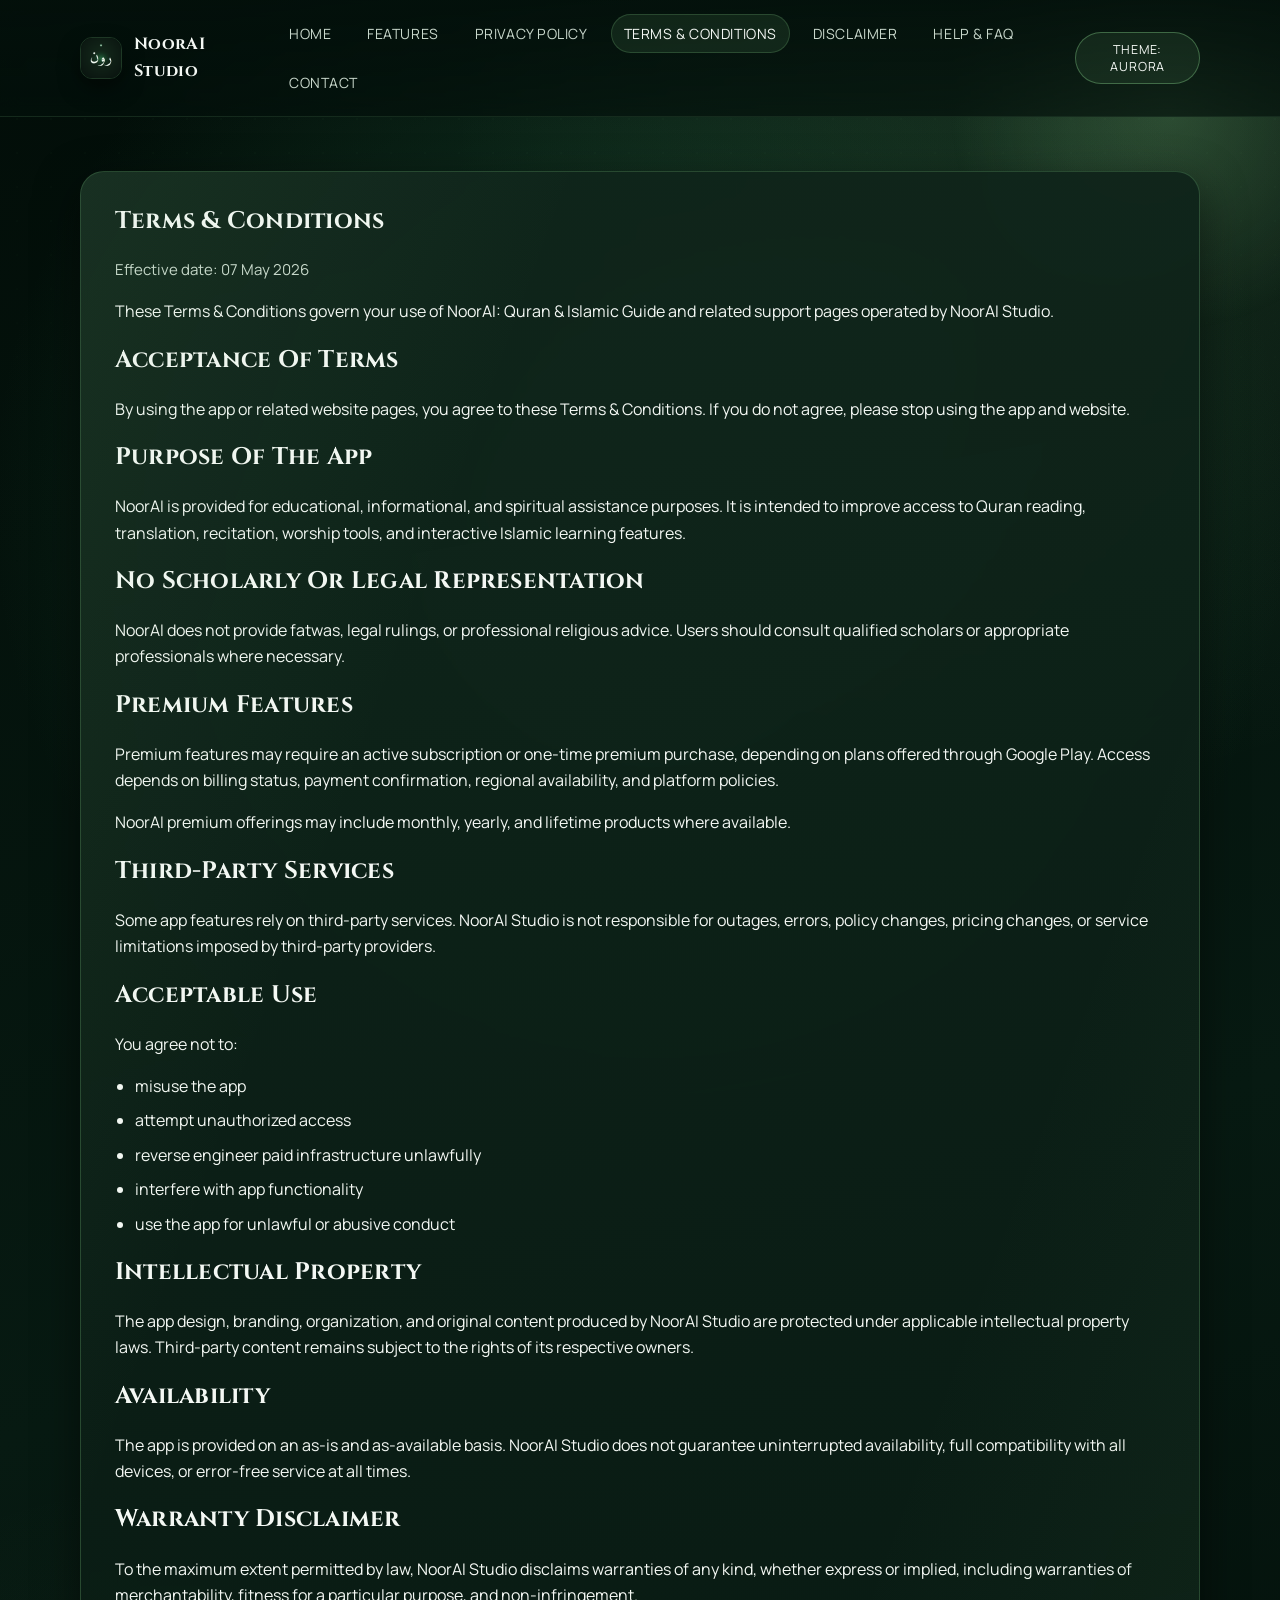
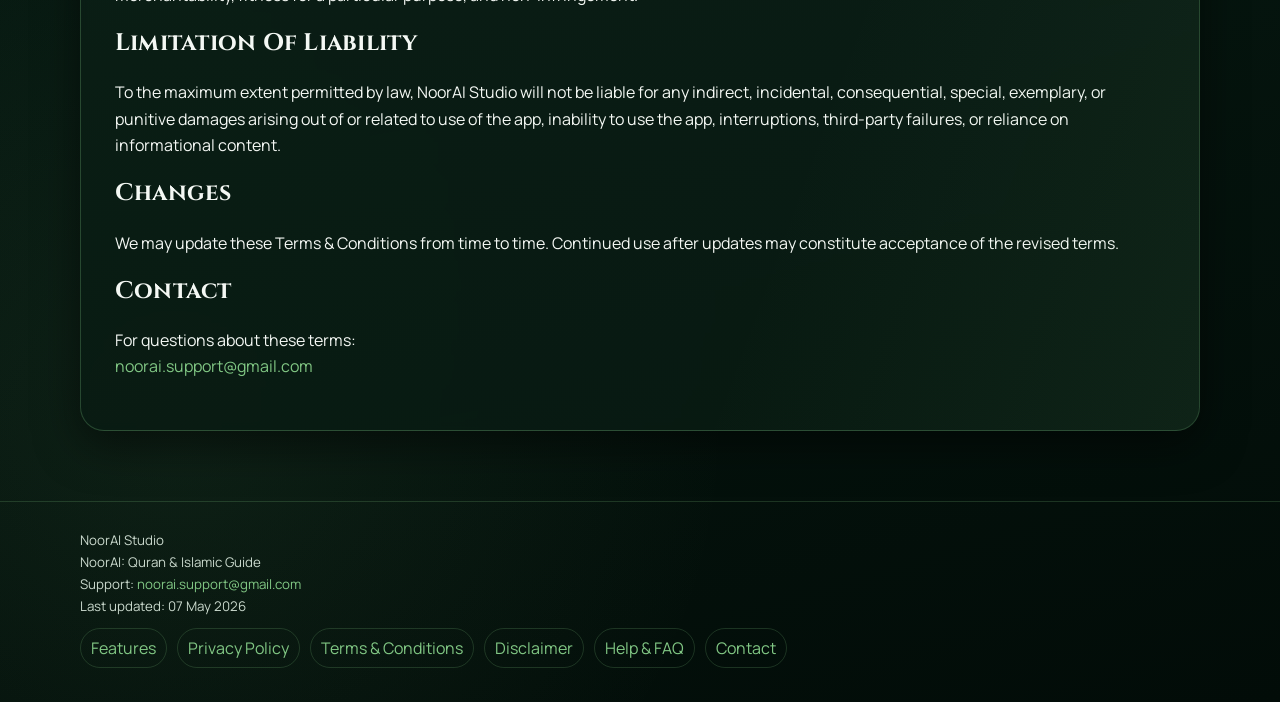
<file: terms-and-conditions.html>
<!doctype html>
<html lang="en">
  <head>
    <meta charset="UTF-8" />
    <meta name="viewport" content="width=device-width, initial-scale=1.0" />
    <title>Terms &amp; Conditions | NoorAI: Quran &amp; Islamic Guide</title>
    <meta
      name="description"
      content="Terms and Conditions for NoorAI: Quran & Islamic Guide, including acceptable use, premium access terms, and legal limitations."
    />
    <link
      rel="canonical"
      href="https://shaanahmed.github.io/noorai-site/terms-and-conditions.html"
    />
    <meta property="og:title" content="Terms &amp; Conditions | NoorAI" />
    <meta
      property="og:description"
      content="Terms governing use of NoorAI, including educational purpose, premium billing status, and liability limitations."
    />
    <meta
      property="og:url"
      content="https://shaanahmed.github.io/noorai-site/terms-and-conditions.html"
    />
    <meta property="og:image" content="https://shaanahmed.github.io/noorai-site/assets/og-image.png" />
    <meta property="og:type" content="website" />
    <meta name="twitter:card" content="summary_large_image" />
    <meta name="twitter:title" content="Terms &amp; Conditions | NoorAI" />
    <meta
      name="twitter:description"
      content="Official terms for NoorAI: Quran & Islamic Guide and related support pages."
    />
    <meta
      name="twitter:image"
      content="https://shaanahmed.github.io/noorai-site/assets/og-image.png"
    />
    <meta name="theme-color" content="#071A12" />
    <link rel="icon" type="image/png" href="assets/icon.png" />
    <link rel="apple-touch-icon" href="assets/icon.png" />
    <link rel="stylesheet" href="styles.css" />
  </head>
  <body data-page="terms">
    <header>
      <div class="site-wrap topbar">
        <div class="brand">
          <img src="assets/icon.png" alt="NoorAI icon" />
          <span>NoorAI Studio</span>
        </div>
        <nav class="nav-links" aria-label="Primary navigation">
          <a data-nav="home" href="index.html">Home</a>
          <a data-nav="features" href="features.html">Features</a>
          <a data-nav="privacy" href="privacy-policy.html">Privacy Policy</a>
          <a data-nav="terms" href="terms-and-conditions.html">Terms &amp; Conditions</a>
          <a data-nav="disclaimer" href="disclaimer.html">Disclaimer</a>
          <a data-nav="faq" href="help-faq.html">Help &amp; FAQ</a>
          <a data-nav="contact" href="contact.html">Contact</a>
        </nav>
      </div>
    </header>

    <main class="site-wrap">
      <article class="card">
        <h1>Terms &amp; Conditions</h1>
        <p class="meta">Effective date: 07 May 2026</p>
        <p>
          These Terms &amp; Conditions govern your use of NoorAI: Quran &amp; Islamic Guide and related
          support pages operated by NoorAI Studio.
        </p>

        <h2>Acceptance Of Terms</h2>
        <p>
          By using the app or related website pages, you agree to these Terms &amp; Conditions. If you
          do not agree, please stop using the app and website.
        </p>

        <h2>Purpose Of The App</h2>
        <p>
          NoorAI is provided for educational, informational, and spiritual assistance purposes. It
          is intended to improve access to Quran reading, translation, recitation, worship tools,
          and interactive Islamic learning features.
        </p>

        <h2>No Scholarly Or Legal Representation</h2>
        <p>
          NoorAI does not provide fatwas, legal rulings, or professional religious advice. Users
          should consult qualified scholars or appropriate professionals where necessary.
        </p>

        <h2>Premium Features</h2>
        <p>
          Premium features may require an active subscription or one-time premium purchase,
          depending on plans offered through Google Play. Access depends on billing status, payment
          confirmation, regional availability, and platform policies.
        </p>
        <p>
          NoorAI premium offerings may include monthly, yearly, and lifetime products where
          available.
        </p>

        <h2>Third-Party Services</h2>
        <p>
          Some app features rely on third-party services. NoorAI Studio is not responsible for
          outages, errors, policy changes, pricing changes, or service limitations imposed by
          third-party providers.
        </p>

        <h2>Acceptable Use</h2>
        <p>You agree not to:</p>
        <ul class="feature-list">
          <li>misuse the app</li>
          <li>attempt unauthorized access</li>
          <li>reverse engineer paid infrastructure unlawfully</li>
          <li>interfere with app functionality</li>
          <li>use the app for unlawful or abusive conduct</li>
        </ul>

        <h2>Intellectual Property</h2>
        <p>
          The app design, branding, organization, and original content produced by NoorAI Studio are
          protected under applicable intellectual property laws. Third-party content remains subject
          to the rights of its respective owners.
        </p>

        <h2>Availability</h2>
        <p>
          The app is provided on an as-is and as-available basis. NoorAI Studio does not guarantee
          uninterrupted availability, full compatibility with all devices, or error-free service at
          all times.
        </p>

        <h2>Warranty Disclaimer</h2>
        <p>
          To the maximum extent permitted by law, NoorAI Studio disclaims warranties of any kind,
          whether express or implied, including warranties of merchantability, fitness for a
          particular purpose, and non-infringement.
        </p>

        <h2>Limitation Of Liability</h2>
        <p>
          To the maximum extent permitted by law, NoorAI Studio will not be liable for any indirect,
          incidental, consequential, special, exemplary, or punitive damages arising out of or
          related to use of the app, inability to use the app, interruptions, third-party failures,
          or reliance on informational content.
        </p>

        <h2>Changes</h2>
        <p>
          We may update these Terms &amp; Conditions from time to time. Continued use after updates may
          constitute acceptance of the revised terms.
        </p>

        <h2>Contact</h2>
        <p>
          For questions about these terms:<br />
          <a href="mailto:noorai.support@gmail.com">noorai.support@gmail.com</a>
        </p>
      </article>
    </main>

    <footer class="footer">
      <div class="site-wrap">
        <small>NoorAI Studio</small>
        <small>NoorAI: Quran &amp; Islamic Guide</small>
        <small>
          Support: <a href="mailto:noorai.support@gmail.com">noorai.support@gmail.com</a>
        </small>
        <small>Last updated: 07 May 2026</small>
        <div class="foot-links">
          <a href="features.html">Features</a>
          <a href="privacy-policy.html">Privacy Policy</a>
          <a href="terms-and-conditions.html">Terms &amp; Conditions</a>
          <a href="disclaimer.html">Disclaimer</a>
          <a href="help-faq.html">Help &amp; FAQ</a>
          <a href="contact.html">Contact</a>
        </div>
      </div>
    </footer>

    <script src="script.js"></script>
  </body>
</html>
</file>
<file: styles.css>
@import url("https://fonts.googleapis.com/css2?family=Cinzel:wght@500;700&family=Manrope:wght@400;500;700&display=swap");

:root {
  --bg: #071A12;
  --surface: #10251B;
  --primary: #2E7D52;
  --highlight: #81C784;
  --text: #F4F8F4;
  --text-muted: #C9D8CC;
  --border: rgba(129, 199, 132, 0.22);
  --border-strong: rgba(129, 199, 132, 0.4);
  --shadow: 0 14px 44px rgba(0, 0, 0, 0.5);
}

* {
  box-sizing: border-box;
}

html,
body {
  margin: 0;
  padding: 0;
}

body {
  font-family: "Manrope", "Trebuchet MS", sans-serif;
  color: var(--text);
  background:
    radial-gradient(circle at 50% 22%, rgba(46, 125, 82, 0.42), transparent 34%),
    radial-gradient(circle at 84% 7%, rgba(129, 199, 132, 0.14), transparent 26%),
    radial-gradient(circle at 14% 88%, rgba(129, 199, 132, 0.08), transparent 24%),
    linear-gradient(164deg, #020d08 0%, var(--bg) 54%, #020c08 100%);
  min-height: 100vh;
  line-height: 1.65;
  position: relative;
  overflow-x: hidden;
}

body::before,
body::after {
  content: "";
  position: fixed;
  pointer-events: none;
  z-index: -1;
}

body::before {
  inset: 0;
  background-image: radial-gradient(rgba(129, 199, 132, 0.09) 1px, transparent 1px);
  background-size: 34px 34px;
  mask-image: linear-gradient(to bottom, rgba(0, 0, 0, 0.35), transparent 68%);
}

body::after {
  width: 460px;
  height: 460px;
  top: -120px;
  right: -120px;
  border-radius: 50%;
  background: radial-gradient(circle, rgba(129, 199, 132, 0.24), transparent 68%);
}

a {
  color: var(--highlight);
  text-decoration: none;
  transition: color 170ms ease;
}

a:hover {
  text-decoration: underline;
}

.site-wrap {
  width: min(1120px, 92vw);
  margin: 0 auto;
}

header {
  position: sticky;
  top: 0;
  z-index: 20;
  background: linear-gradient(to bottom, rgba(3, 16, 11, 0.9), rgba(3, 16, 11, 0.68));
  backdrop-filter: blur(10px);
  border-bottom: 1px solid rgba(129, 199, 132, 0.14);
}

.topbar {
  display: flex;
  align-items: center;
  justify-content: space-between;
  gap: 20px;
  padding: 14px 0;
}

.theme-toggle {
  margin-left: auto;
  border: 1px solid var(--border-strong);
  border-radius: 999px;
  padding: 8px 12px;
  background: rgba(129, 199, 132, 0.1);
  color: var(--text);
  font-family: "Manrope", "Trebuchet MS", sans-serif;
  font-size: 0.78rem;
  letter-spacing: 0.07em;
  text-transform: uppercase;
  cursor: pointer;
  transition: transform 160ms ease, background 160ms ease;
}

.theme-toggle:hover {
  transform: translateY(-1px);
  background: rgba(129, 199, 132, 0.2);
}

.brand {
  display: flex;
  align-items: center;
  gap: 12px;
  font-family: "Cinzel", Georgia, serif;
  letter-spacing: 0.02em;
  font-weight: 700;
  font-size: 1.02rem;
}

.brand img {
  width: 42px;
  height: 42px;
  border-radius: 12px;
  border: 1px solid var(--border);
  box-shadow: 0 10px 22px rgba(0, 0, 0, 0.45);
}

.nav-links {
  display: flex;
  flex-wrap: wrap;
  gap: 10px;
}

.nav-links a {
  color: var(--text-muted);
  font-size: 0.88rem;
  letter-spacing: 0.04em;
  text-transform: uppercase;
  border: 1px solid transparent;
  border-radius: 999px;
  padding: 7px 12px;
}

.nav-links a.active,
.nav-links a:hover {
  color: var(--text);
  border-color: var(--border);
  background: rgba(129, 199, 132, 0.11);
  text-decoration: none;
}

main {
  padding: 54px 0 70px;
}

.card {
  background: linear-gradient(170deg, rgba(16, 37, 27, 0.95), rgba(8, 26, 18, 0.92));
  border: 1px solid rgba(129, 199, 132, 0.26);
  box-shadow: var(--shadow);
  border-radius: 24px;
  padding: clamp(20px, 3vw, 34px);
  backdrop-filter: blur(4px);
  position: relative;
  overflow: hidden;
  animation: rise-in 520ms ease both;
}

.card::after {
  content: "";
  position: absolute;
  inset: 0;
  pointer-events: none;
  background: linear-gradient(110deg, rgba(129, 199, 132, 0.08), transparent 28%, transparent 72%, rgba(129, 199, 132, 0.06));
}

.hero {
  display: grid;
  grid-template-columns: 1.2fr 0.8fr;
  gap: clamp(20px, 3vw, 34px);
  align-items: center;
}

.hero h1 {
  margin: 0 0 8px;
  font-family: "Cinzel", Georgia, serif;
  font-size: clamp(2rem, 3vw, 2.8rem);
  letter-spacing: 0.01em;
  line-height: 1.2;
}

.hero h2 {
  margin: 0 0 14px;
  font-size: clamp(1.15rem, 2.4vw, 1.45rem);
  color: var(--highlight);
  font-weight: 500;
}

.hero p {
  margin: 0 0 18px;
  color: var(--text-muted);
}

.hero-media {
  display: flex;
  justify-content: center;
}

.hero-media img {
  width: min(340px, 88%);
  border-radius: 28px;
  border: 1px solid var(--border-strong);
  box-shadow: 0 24px 54px rgba(0, 0, 0, 0.52);
  transform: rotate(-1.8deg);
}

ul.feature-list {
  margin: 0;
  padding-left: 20px;
}

ul.feature-list li {
  margin: 8px 0;
}

.cta-row {
  margin-top: 24px;
  display: flex;
  flex-wrap: wrap;
  gap: 14px;
}

.btn {
  display: inline-block;
  border-radius: 999px;
  padding: 11px 18px;
  border: 1px solid var(--border-strong);
  color: var(--text);
  background: linear-gradient(160deg, rgba(46, 125, 82, 0.5), rgba(46, 125, 82, 0.22));
  box-shadow: 0 8px 24px rgba(0, 0, 0, 0.35);
  transition: transform 170ms ease, background 170ms ease, box-shadow 170ms ease;
}

.btn:hover {
  transform: translateY(-2px) scale(1.02);
  background: linear-gradient(160deg, rgba(46, 125, 82, 0.72), rgba(129, 199, 132, 0.28));
  box-shadow: 0 12px 28px rgba(0, 0, 0, 0.48);
  text-decoration: none;
}

.playstore-badge {
  display: inline-flex;
  align-items: center;
  gap: 12px;
  padding: 10px 22px 10px 16px;
  border-radius: 12px;
  background: #1a1a1a;
  border: 1px solid rgba(255, 255, 255, 0.18);
  box-shadow: 0 8px 24px rgba(0, 0, 0, 0.5);
  color: #fff;
  text-decoration: none;
  transition: transform 160ms ease, box-shadow 160ms ease;
  font-family: "Manrope", "Trebuchet MS", sans-serif;
}

.playstore-badge:hover {
  transform: translateY(-2px);
  box-shadow: 0 14px 32px rgba(0, 0, 0, 0.6);
  text-decoration: none;
  color: #fff;
}

.playstore-badge svg {
  flex-shrink: 0;
}

.playstore-badge-text {
  display: flex;
  flex-direction: column;
  line-height: 1.15;
}

.playstore-badge-text span:first-child {
  font-size: 0.7rem;
  letter-spacing: 0.05em;
  opacity: 0.85;
  text-transform: uppercase;
}

.playstore-badge-text span:last-child {
  font-size: 1.15rem;
  font-weight: 700;
  letter-spacing: 0.01em;
}

.standout-section {
  margin-top: 18px;
  padding: 18px 0 4px;
  border-top: 1px solid var(--border);
}

.standout-list {
  list-style: none;
  padding: 0;
  margin: 12px 0 0;
  display: grid;
  gap: 10px;
  grid-template-columns: repeat(auto-fit, minmax(260px, 1fr));
}

.standout-list li {
  padding: 12px 16px;
  border-radius: 12px;
  border: 1px solid var(--border);
  background: rgba(129, 199, 132, 0.08);
  color: var(--text);
  font-size: 0.97rem;
}

.section {
  margin-top: 22px;
}

.feature-grid {
  margin-top: 12px;
  display: grid;
  gap: 12px;
  grid-template-columns: repeat(auto-fit, minmax(220px, 1fr));
}

.feature-card {
  position: relative;
  z-index: 1;
  padding: 14px;
  border-radius: 14px;
  border: 1px solid var(--border);
  background: rgba(129, 199, 132, 0.08);
}

.feature-card h3 {
  margin: 0 0 8px;
  font-size: 1rem;
}

.feature-card p {
  margin: 0;
  color: var(--text-muted);
  font-size: 0.95rem;
}

.plan-row {
  margin: 14px 0;
  display: flex;
  flex-wrap: wrap;
  gap: 10px;
}

.plan-pill {
  display: inline-block;
  padding: 7px 12px;
  border-radius: 999px;
  border: 1px solid var(--border-strong);
  background: rgba(129, 199, 132, 0.16);
  font-size: 0.85rem;
  letter-spacing: 0.03em;
  text-transform: uppercase;
}

.table-wrap {
  margin-top: 14px;
  border: 1px solid var(--border);
  border-radius: 14px;
  overflow-x: auto;
  background: rgba(129, 199, 132, 0.05);
}

.compare-table {
  width: 100%;
  border-collapse: collapse;
  min-width: 640px;
}

.compare-table th,
.compare-table td {
  padding: 12px 14px;
  text-align: left;
  border-bottom: 1px solid var(--border);
  vertical-align: top;
}

.compare-table th {
  font-family: "Cinzel", Georgia, serif;
  font-size: 0.9rem;
  letter-spacing: 0.02em;
  background: rgba(129, 199, 132, 0.14);
}

.compare-table tbody tr:hover {
  background: rgba(129, 199, 132, 0.08);
}

.compare-table td:nth-child(2) {
  color: var(--text-muted);
}

.compare-table td:nth-child(3) {
  color: var(--highlight);
}

.stat-grid {
  margin-top: 12px;
  display: grid;
  gap: 12px;
  grid-template-columns: repeat(auto-fit, minmax(220px, 1fr));
}

.stat-card {
  position: relative;
  z-index: 1;
  padding: 16px;
  border-radius: 14px;
  border: 1px solid var(--border);
  background: linear-gradient(170deg, rgba(129, 199, 132, 0.13), rgba(129, 199, 132, 0.06));
}

.stat-card h3 {
  margin: 0 0 8px;
  font-size: 1.02rem;
}

.stat-card p {
  margin: 0;
  color: var(--text-muted);
  font-size: 0.95rem;
}

.section-jump {
  margin-top: 16px;
  display: flex;
  flex-wrap: wrap;
  gap: 10px;
}

.section-jump a {
  border: 1px solid var(--border);
  border-radius: 999px;
  padding: 7px 12px;
  color: var(--text);
  background: rgba(129, 199, 132, 0.1);
  font-size: 0.82rem;
  text-transform: uppercase;
  letter-spacing: 0.05em;
}

.section-jump a:hover {
  text-decoration: none;
  border-color: var(--border-strong);
  background: rgba(129, 199, 132, 0.2);
}

h1,
h2,
h3 {
  font-family: "Cinzel", Georgia, serif;
  line-height: 1.3;
  letter-spacing: 0.01em;
}

h1 {
  margin-top: 0;
}

.meta {
  color: var(--text-muted);
  font-size: 0.94rem;
}

.footer {
  border-top: 1px solid rgba(129, 199, 132, 0.2);
  padding: 28px 0 34px;
  color: var(--text-muted);
}

.footer .foot-links {
  display: flex;
  flex-wrap: wrap;
  gap: 10px;
  margin-top: 10px;
}

.foot-links a {
  border: 1px solid rgba(129, 199, 132, 0.2);
  border-radius: 999px;
  padding: 6px 10px;
}

.foot-links a:hover {
  text-decoration: none;
  border-color: var(--border-strong);
  background: rgba(129, 199, 132, 0.1);
}

.footer small {
  display: block;
}

.lang-grid {
  display: grid;
  gap: 8px;
  grid-template-columns: repeat(auto-fit, minmax(160px, 1fr));
  margin-top: 10px;
}

.lang-grid span {
  border: 1px solid var(--border);
  padding: 9px 10px;
  border-radius: 12px;
  background: rgba(129, 199, 132, 0.1);
}

.card:nth-of-type(2) {
  animation-delay: 90ms;
}

.card:nth-of-type(3) {
  animation-delay: 160ms;
}

.card:nth-of-type(4) {
  animation-delay: 230ms;
}

body.theme-luxury {
  --bg: #101414;
  --surface: #1d2121;
  --primary: #b8933f;
  --highlight: #f2d28b;
  --text: #f9f5eb;
  --text-muted: #d8ceb9;
  --border: rgba(242, 210, 139, 0.24);
  --border-strong: rgba(242, 210, 139, 0.48);
  --shadow: 0 16px 46px rgba(0, 0, 0, 0.56);
  background:
    radial-gradient(circle at 72% 14%, rgba(242, 210, 139, 0.18), transparent 28%),
    radial-gradient(circle at 15% 80%, rgba(184, 147, 63, 0.12), transparent 30%),
    linear-gradient(164deg, #070909 0%, #121615 58%, #080a0a 100%);
}

body.theme-luxury::before {
  background-image: linear-gradient(rgba(242, 210, 139, 0.08) 1px, transparent 1px),
    linear-gradient(90deg, rgba(242, 210, 139, 0.08) 1px, transparent 1px);
  background-size: 30px 30px;
}

body.theme-luxury::after {
  background: radial-gradient(circle, rgba(242, 210, 139, 0.28), transparent 66%);
}

body.theme-luxury header {
  background: linear-gradient(to bottom, rgba(9, 10, 10, 0.92), rgba(9, 10, 10, 0.72));
  border-bottom-color: rgba(242, 210, 139, 0.16);
}

body.theme-luxury .card {
  background: linear-gradient(170deg, rgba(28, 31, 30, 0.95), rgba(14, 16, 16, 0.94));
  border-color: rgba(242, 210, 139, 0.28);
}

body.theme-luxury .card::after {
  background: linear-gradient(115deg, rgba(242, 210, 139, 0.08), transparent 30%, transparent 72%, rgba(184, 147, 63, 0.08));
}

body.theme-luxury .btn {
  background: linear-gradient(155deg, rgba(184, 147, 63, 0.58), rgba(184, 147, 63, 0.24));
}

body.theme-luxury .btn:hover {
  background: linear-gradient(155deg, rgba(184, 147, 63, 0.75), rgba(242, 210, 139, 0.3));
}

body.theme-luxury .theme-toggle {
  background: rgba(242, 210, 139, 0.14);
}

body.theme-luxury .theme-toggle:hover {
  background: rgba(242, 210, 139, 0.24);
}

body.theme-luxury .hero-media img {
  border-color: rgba(242, 210, 139, 0.6);
  filter: saturate(0.9) contrast(1.03);
}

@keyframes rise-in {
  from {
    opacity: 0;
    transform: translateY(14px);
  }
  to {
    opacity: 1;
    transform: translateY(0);
  }
}

@media (max-width: 860px) {
  .hero {
    grid-template-columns: 1fr;
  }

  .feature-grid {
    grid-template-columns: 1fr;
  }

  .hero-media img {
    transform: none;
  }

  .topbar {
    flex-direction: column;
    align-items: flex-start;
  }

  .theme-toggle {
    margin-left: 0;
  }

  .nav-links {
    gap: 8px;
  }

  .nav-links a {
    font-size: 0.82rem;
    padding: 6px 10px;
  }
}
</file>
